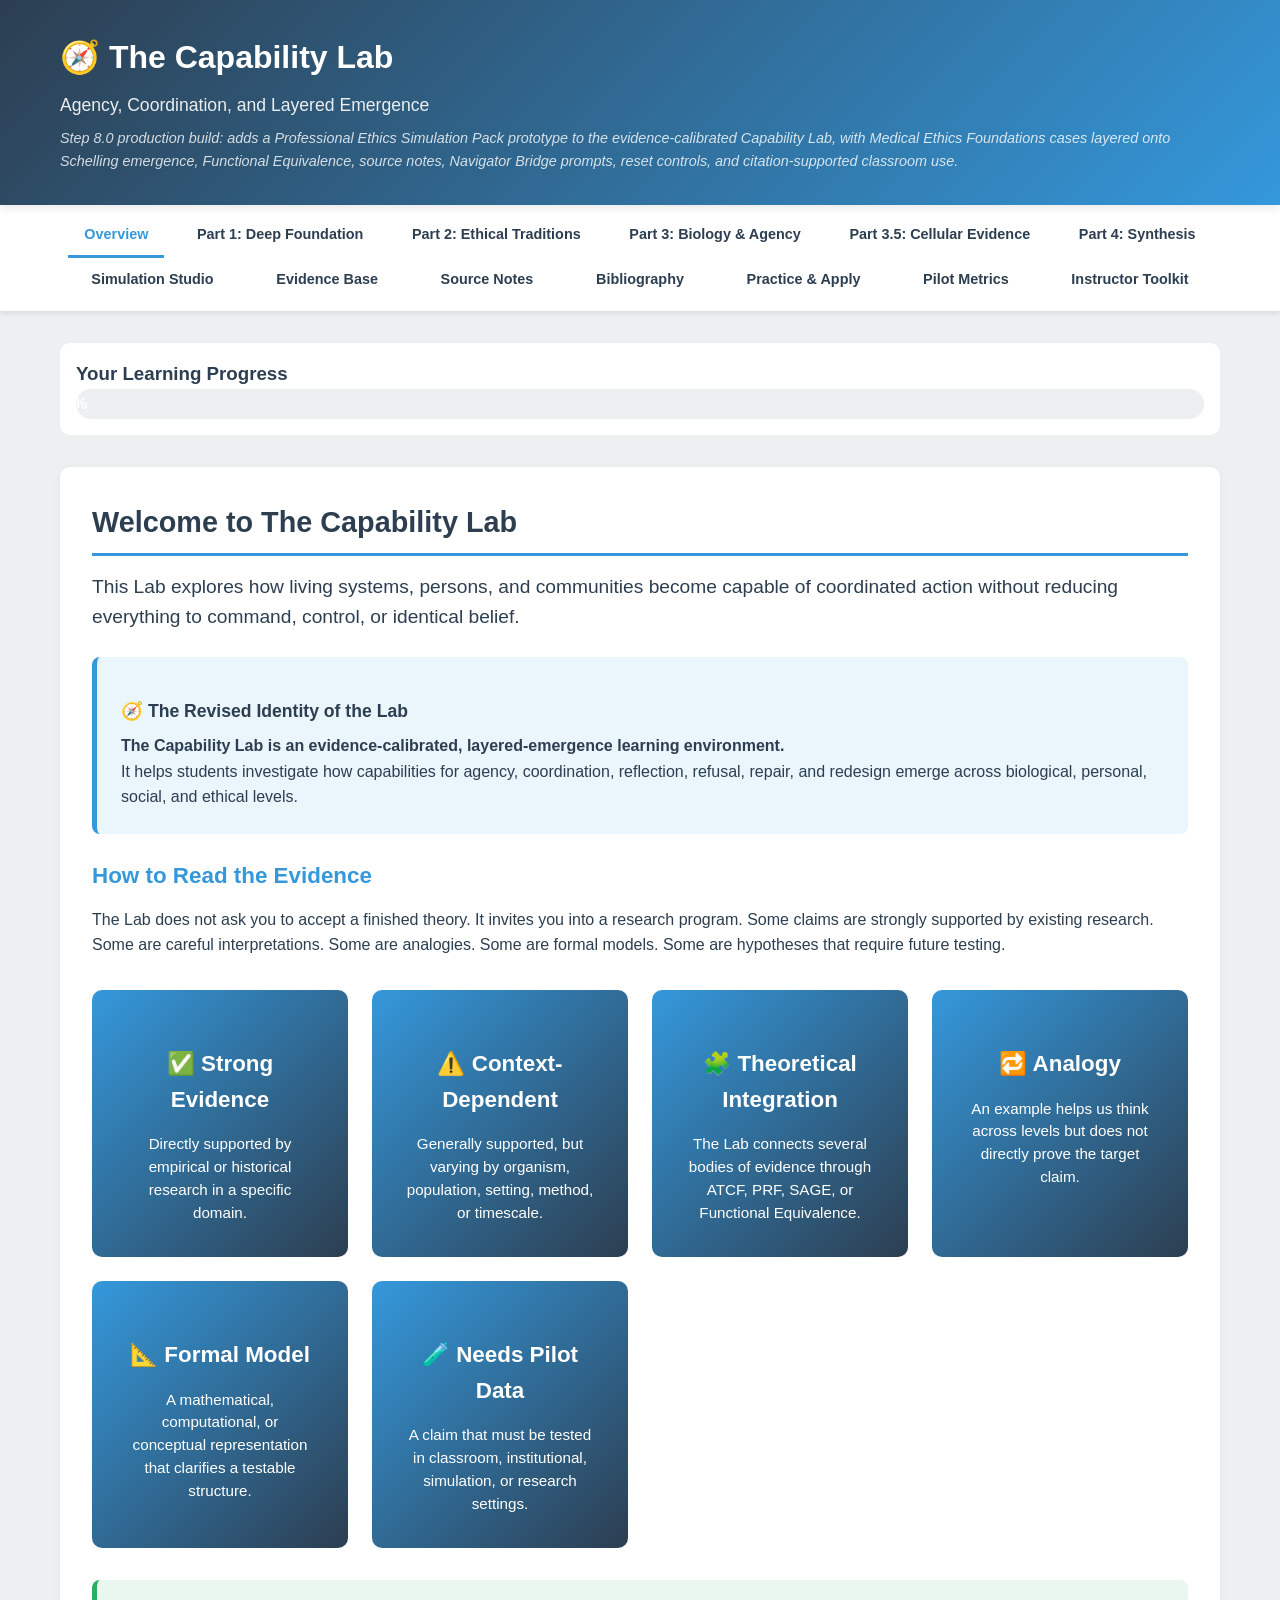
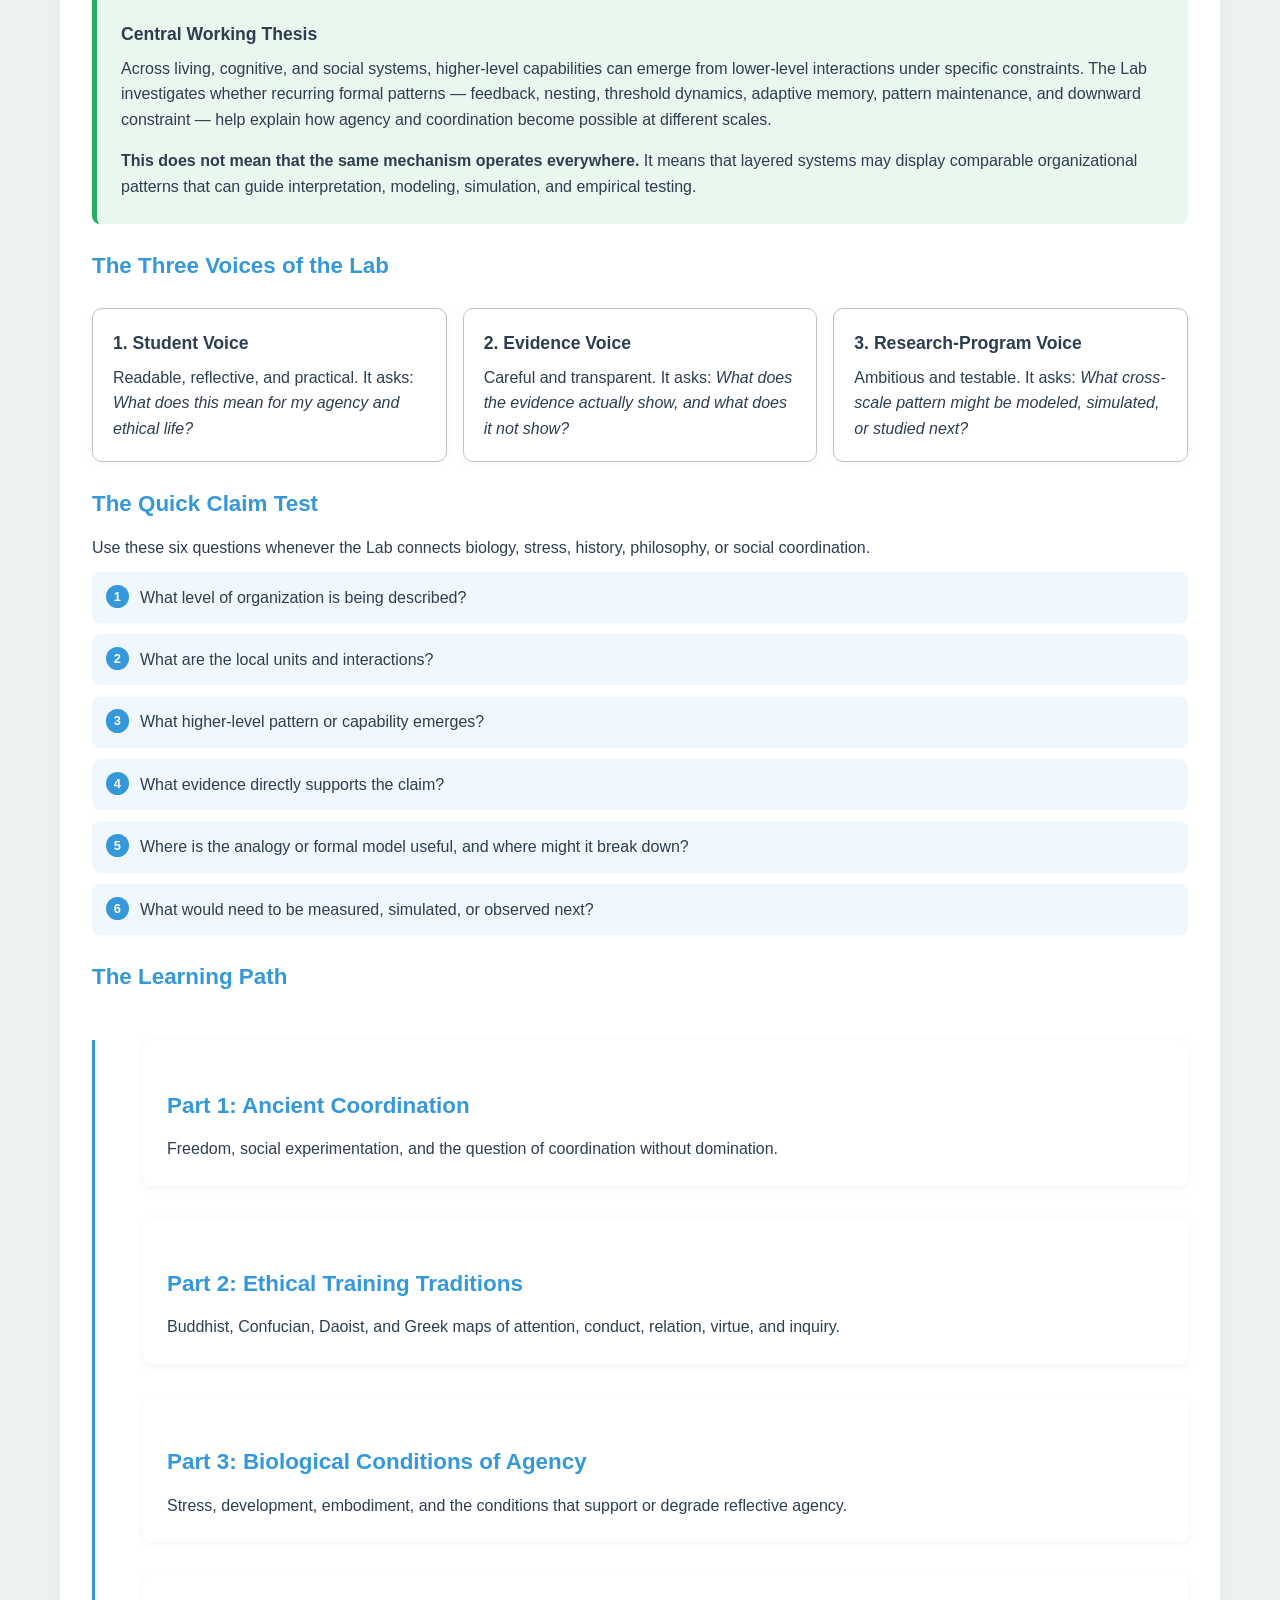
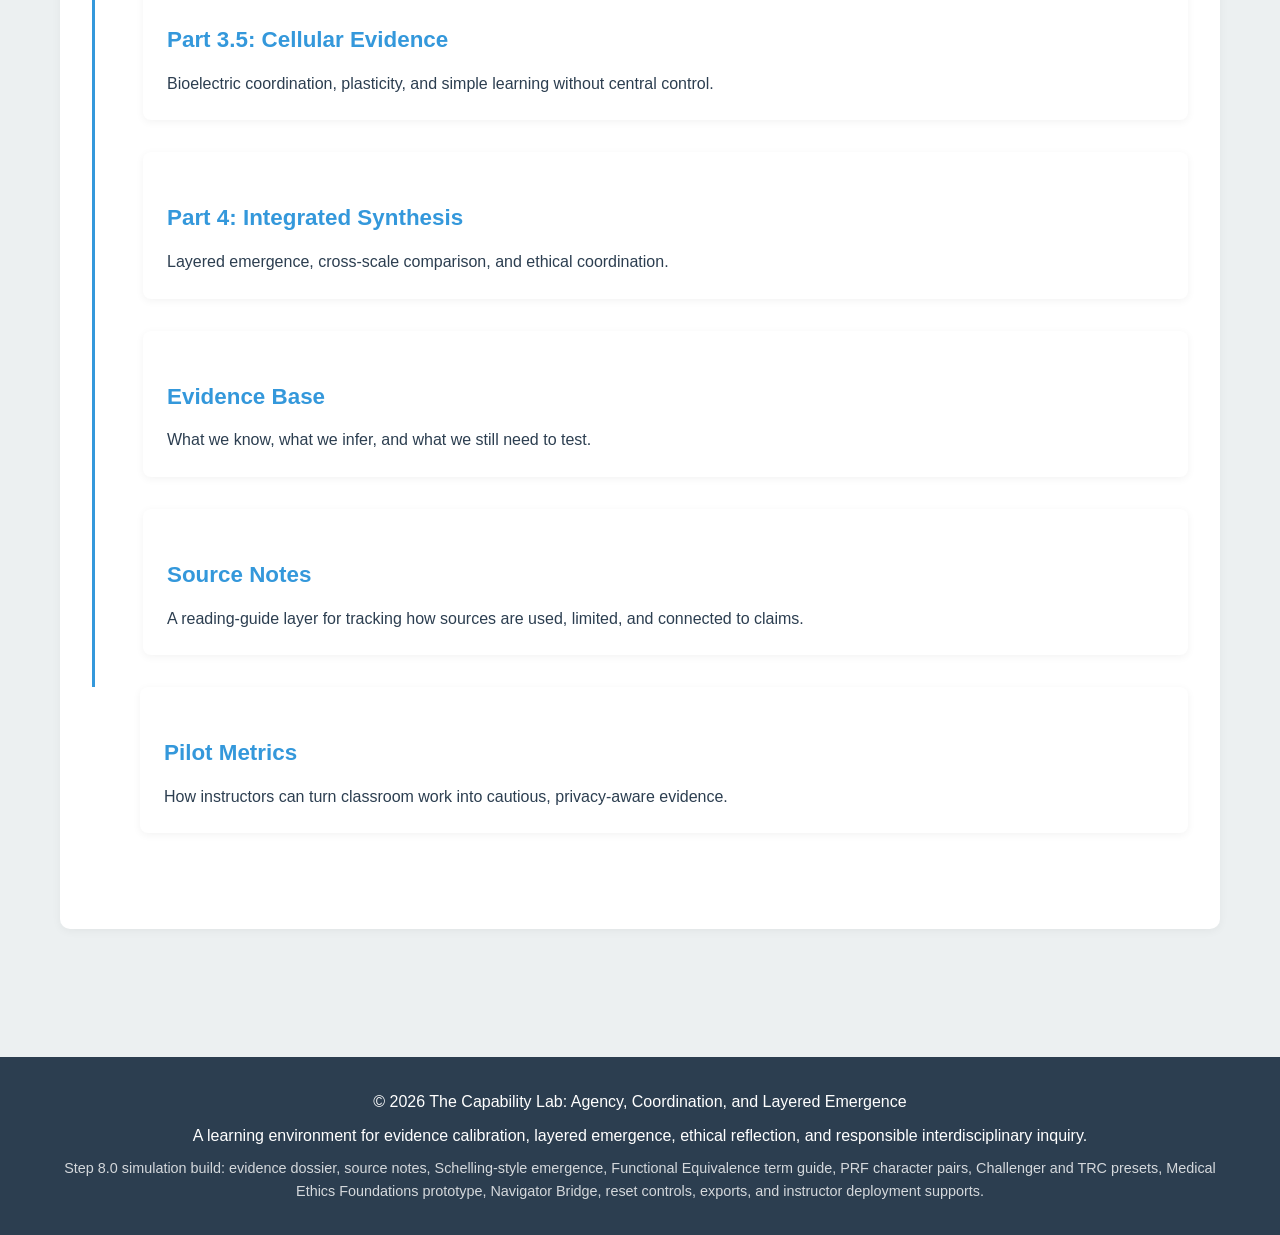
<file: index.html>
<!DOCTYPE html>
<html lang="en">
<head>
    <meta charset="UTF-8">
    <meta name="viewport" content="width=device-width, initial-scale=1.0">
    <title>The Capability Lab: Agency, Coordination, and Layered Emergence — Production Build</title>
    <style>
        * {
            margin: 0;
            padding: 0;
            box-sizing: border-box;
        }


        :root {
            --primary-color: #2c3e50;
            --secondary-color: #3498db;
            --accent-color: #e74c3c;
            --success-color: #27ae60;
            --warning-color: #f39c12;
            --bg-color: #ecf0f1;
            --text-color: #2c3e50;
            --card-bg: #ffffff;
            --border-color: #bdc3c7;
        }
    
        body {
            font-family: 'Segoe UI', Tahoma, Geneva, Verdana, sans-serif;
            line-height: 1.6;
            color: var(--text-color);
            background: var(--bg-color);
            overflow-x: hidden;
        }
    
        .container {
            max-width: 1200px;
            margin: 0 auto;
            padding: 0 20px;
        }
    
        /* Header */
        header {
            background: linear-gradient(135deg, var(--primary-color) 0%, var(--secondary-color) 100%);
            color: white;
            padding: 2rem 0;
            box-shadow: 0 2px 10px rgba(0,0,0,0.1);
            position: sticky;
            top: 0;
            z-index: 1000;
        }
    
        header h1 {
            font-size: 2rem;
            margin-bottom: 0.5rem;
        }
    
        header p {
            font-size: 1.1rem;
            opacity: 0.9;
        }
    
        .subtitle {
            font-size: 0.9rem;
            margin-top: 0.5rem;
            opacity: 0.8;
            font-style: italic;
        }
    
        /* Navigation */
        nav {
            background: var(--card-bg);
            box-shadow: 0 2px 5px rgba(0,0,0,0.1);
            position: sticky;
            top: 120px;
            z-index: 999;
        }
    
        .nav-container {
            display: flex;
            justify-content: space-around;
            flex-wrap: wrap;
            padding: 0.5rem 0;
        }
    
        .nav-btn {
            background: none;
            border: none;
            padding: 0.8rem 1rem;
            cursor: pointer;
            font-size: 0.9rem;
            font-weight: 600;
            color: var(--text-color);
            transition: all 0.3s;
            border-bottom: 3px solid transparent;
        }
    
        .nav-btn:hover {
            color: var(--secondary-color);
            border-bottom-color: var(--secondary-color);
        }
    
        .nav-btn.active {
            color: var(--secondary-color);
            border-bottom-color: var(--secondary-color);
        }
    
        /* Main Content */
        main {
            padding: 2rem 0;
            min-height: calc(100vh - 300px);
        }
    
        .section {
            display: none;
            animation: fadeIn 0.5s;
        }
    
        .section.active {
            display: block;
        }
    
        @keyframes fadeIn {
            from { opacity: 0; transform: translateY(20px); }
            to { opacity: 1; transform: translateY(0); }
        }
    
        /* Cards */
        .card {
            background: var(--card-bg);
            border-radius: 10px;
            padding: 2rem;
            margin-bottom: 2rem;
            box-shadow: 0 2px 10px rgba(0,0,0,0.05);
            transition: transform 0.3s, box-shadow 0.3s;
        }
    
        .card:hover {
            transform: translateY(-5px);
            box-shadow: 0 5px 20px rgba(0,0,0,0.1);
        }
    
        .card h2 {
            color: var(--primary-color);
            margin-bottom: 1rem;
            font-size: 1.8rem;
            border-bottom: 3px solid var(--secondary-color);
            padding-bottom: 0.5rem;
        }
    
        .card h3 {
            color: var(--secondary-color);
            margin-top: 1.5rem;
            margin-bottom: 0.8rem;
            font-size: 1.4rem;
        }
    
        .card h4 {
            color: var(--text-color);
            margin-top: 1rem;
            margin-bottom: 0.5rem;
            font-size: 1.1rem;
        }
    
        /* Timeline */
        .timeline {
            position: relative;
            padding: 2rem 0;
        }
    
        .timeline-item {
            position: relative;
            padding-left: 3rem;
            padding-bottom: 2rem;
            border-left: 3px solid var(--secondary-color);
        }
    
        .timeline-item:last-child {
            border-left: none;
        }
    
        .timeline-marker {
            position: absolute;
            left: -12px;
            top: 0;
            width: 20px;
            height: 20px;
            border-radius: 50%;
            background: var(--secondary-color);
            border: 3px solid var(--card-bg);
        }
    
        .timeline-content {
            background: var(--card-bg);
            padding: 1.5rem;
            border-radius: 8px;
            box-shadow: 0 2px 8px rgba(0,0,0,0.05);
        }
    
        .timeline-date {
            font-weight: bold;
            color: var(--accent-color);
            font-size: 1.1rem;
            margin-bottom: 0.5rem;
        }
    
        /* Framework Diagrams */
        .framework-grid {
            display: grid;
            grid-template-columns: repeat(auto-fit, minmax(250px, 1fr));
            gap: 1.5rem;
            margin: 2rem 0;
        }
    
        .framework-box {
            background: linear-gradient(135deg, var(--secondary-color), var(--primary-color));
            color: white;
            padding: 2rem;
            border-radius: 10px;
            text-align: center;
            transition: transform 0.3s;
            cursor: pointer;
        }
    
        .framework-box:hover {
            transform: scale(1.05);
        }
    
        .framework-box h3 {
            color: white;
            margin-bottom: 1rem;
        }
    
        .framework-box p, .framework-box ul {
            font-size: 0.95rem;
            line-height: 1.5;
        }
    
        .framework-box ul {
            text-align: left;
            padding-left: 1.5rem;
        }
    
        /* Interactive Elements */
        .interactive-quiz {
            background: var(--card-bg);
            padding: 2rem;
            border-radius: 10px;
            margin: 2rem 0;
        }
    
        .quiz-question {
            margin-bottom: 2rem;
        }
    
        .quiz-options {
            display: flex;
            flex-direction: column;
            gap: 1rem;
        }
    
        .quiz-option {
            padding: 1rem;
            border: 2px solid var(--border-color);
            border-radius: 8px;
            cursor: pointer;
            transition: all 0.3s;
        }
    
        .quiz-option:hover {
            border-color: var(--secondary-color);
            background: rgba(52, 152, 219, 0.1);
        }
    
        .quiz-option.correct {
            border-color: var(--success-color);
            background: rgba(39, 174, 96, 0.1);
        }
    
        .quiz-option.incorrect {
            border-color: var(--accent-color);
            background: rgba(231, 76, 60, 0.1);
        }
    
        /* Progress Tracker */
        .progress-container {
            background: var(--card-bg);
            padding: 1rem;
            border-radius: 10px;
            margin-bottom: 2rem;
        }
    
        .progress-bar {
            width: 100%;
            height: 30px;
            background: var(--bg-color);
            border-radius: 15px;
            overflow: hidden;
            position: relative;
        }
    
        .progress-fill {
            height: 100%;
            background: linear-gradient(90deg, var(--success-color), var(--secondary-color));
            transition: width 0.5s ease;
            display: flex;
            align-items: center;
            justify-content: center;
            color: white;
            font-weight: bold;
        }
    
        /* Tables */
        table {
            width: 100%;
            border-collapse: collapse;
            margin: 1.5rem 0;
            background: var(--card-bg);
        }
    
        th, td {
            padding: 1rem;
            text-align: left;
            border-bottom: 1px solid var(--border-color);
        }
    
        th {
            background: var(--primary-color);
            color: white;
            font-weight: 600;
        }
    
        tr:hover {
            background: rgba(52, 152, 219, 0.05);
        }
    
        /* Buttons */
        .btn {
            display: inline-block;
            padding: 0.8rem 2rem;
            background: var(--secondary-color);
            color: white;
            border: none;
            border-radius: 5px;
            cursor: pointer;
            font-size: 1rem;
            font-weight: 600;
            transition: all 0.3s;
            text-decoration: none;
            margin: 0.5rem;
        }
    
        .btn:hover {
            background: var(--primary-color);
            transform: translateY(-2px);
            box-shadow: 0 5px 15px rgba(0,0,0,0.2);
        }
    
        .btn-secondary {
            background: var(--success-color);
        }
    
        .btn-secondary:hover {
            background: #229954;
        }
    
        /* Accordion */
        .accordion-item {
            margin-bottom: 1rem;
            border: 1px solid var(--border-color);
            border-radius: 8px;
            overflow: hidden;
        }
    
        .accordion-header {
            padding: 1.5rem;
            background: var(--card-bg);
            cursor: pointer;
            font-weight: 600;
            display: flex;
            justify-content: space-between;
            align-items: center;
            transition: background 0.3s;
        }
    
        .accordion-header:hover {
            background: rgba(52, 152, 219, 0.05);
        }
    
        .accordion-content {
            max-height: 0;
            overflow: hidden;
            transition: max-height 0.3s ease;
            padding: 0 1.5rem;
            background: white;
        }
    
        .accordion-content.active {
            max-height: 3000px;
            padding: 1.5rem;
        }
    
        /* Code Blocks */
        .code-block {
            background: #2c3e50;
            color: #ecf0f1;
            padding: 1.5rem;
            border-radius: 8px;
            overflow-x: auto;
            margin: 1rem 0;
            font-family: 'Courier New', monospace;
            font-size: 0.9rem;
            line-height: 1.5;
        }
    
        /* Highlight Boxes */
        .highlight-box {
            padding: 1.5rem;
            margin: 1.5rem 0;
            border-radius: 8px;
            border-left: 5px solid;
        }
    
        .highlight-box.info {
            background: rgba(52, 152, 219, 0.1);
            border-color: var(--secondary-color);
        }
    
        .highlight-box.success {
            background: rgba(39, 174, 96, 0.1);
            border-color: var(--success-color);
        }
    
        .highlight-box.warning {
            background: rgba(243, 156, 18, 0.1);
            border-color: var(--warning-color);
        }
    
        .highlight-box.danger {
            background: rgba(231, 76, 60, 0.1);
            border-color: var(--accent-color);
        }
    
        /* Visual Diagram */
        .visual-diagram {
            background: white;
            padding: 2rem;
            border-radius: 10px;
            margin: 2rem 0;
            text-align: center;
        }
    
        .diagram-row {
            display: flex;
            justify-content: space-around;
            align-items: center;
            margin: 2rem 0;
            flex-wrap: wrap;
        }
    
        .diagram-box {
            padding: 1.5rem;
            border: 3px solid var(--secondary-color);
            border-radius: 10px;
            min-width: 150px;
            margin: 0.5rem;
            background: rgba(52, 152, 219, 0.05);
        }
    
        .diagram-arrow {
            font-size: 2rem;
            color: var(--secondary-color);
            margin: 0 1rem;
        }
    
        /* Stats */
        .stats-grid {
            display: grid;
            grid-template-columns: repeat(auto-fit, minmax(200px, 1fr));
            gap: 1.5rem;
            margin: 2rem 0;
        }
    
        .stat-card {
            background: linear-gradient(135deg, var(--success-color), var(--secondary-color));
            color: white;
            padding: 2rem;
            border-radius: 10px;
            text-align: center;
        }
    
        .stat-number {
            font-size: 3rem;
            font-weight: bold;
            margin-bottom: 0.5rem;
        }
    
        .stat-label {
            font-size: 1rem;
            opacity: 0.9;
        }
    
        /* Experiment Visualizations */
        .experiment-box {
            background: linear-gradient(135deg, #8e44ad, #3498db);
            color: white;
            padding: 2rem;
            border-radius: 10px;
            margin: 2rem 0;
        }
    
        .experiment-box h4 {
            color: white;
            margin-bottom: 1rem;
        }
    
        .experiment-steps {
            display: grid;
            grid-template-columns: repeat(auto-fit, minmax(200px, 1fr));
            gap: 1rem;
            margin: 1.5rem 0;
        }
    
        .experiment-step {
            background: rgba(255, 255, 255, 0.15);
            padding: 1.5rem;
            border-radius: 8px;
            border-left: 4px solid white;
        }
    
        .experiment-step strong {
            display: block;
            margin-bottom: 0.5rem;
            font-size: 1.1rem;
        }
    
        /* Scale Ladder */
        .scale-ladder {
            display: flex;
            flex-direction: column;
            gap: 1rem;
            margin: 2rem 0;
        }
    
        .scale-level {
            display: flex;
            align-items: center;
            padding: 1.5rem;
            background: linear-gradient(90deg, var(--secondary-color), var(--primary-color));
            color: white;
            border-radius: 8px;
            transition: all 0.3s;
        }
    
        .scale-level:hover {
            transform: translateX(10px);
            box-shadow: 0 5px 15px rgba(0,0,0,0.2);
        }
    
        .scale-icon {
            font-size: 2rem;
            margin-right: 1.5rem;
            min-width: 50px;
            text-align: center;
        }
    
        .scale-content {
            flex: 1;
        }
    
        .scale-content h4 {
            color: white;
            margin-bottom: 0.5rem;
        }
    
        /* Evidence Grid */
        .evidence-grid {
            display: grid;
            grid-template-columns: repeat(auto-fit, minmax(300px, 1fr));
            gap: 2rem;
            margin: 2rem 0;
        }
    
        .evidence-card {
            background: white;
            border-radius: 10px;
            padding: 2rem;
            box-shadow: 0 4px 15px rgba(0,0,0,0.1);
            border-top: 5px solid var(--secondary-color);
        }
    
        .evidence-card h4 {
            color: var(--secondary-color);
            margin-bottom: 1rem;
            font-size: 1.3rem;
        }
    
        .evidence-metric {
            font-size: 2.5rem;
            font-weight: bold;
            color: var(--success-color);
            margin: 1rem 0;
        }
    
        /* Footer */
        footer {
            background: var(--primary-color);
            color: white;
            text-align: center;
            padding: 2rem 0;
            margin-top: 4rem;
        }
    
        /* Responsive */
        @media (max-width: 768px) {
            header h1 {
                font-size: 1.5rem;
            }
    
            .nav-container {
                flex-direction: column;
            }
    
            .nav-btn {
                text-align: center;
                padding: 0.6rem 0.8rem;
                font-size: 0.85rem;
            }
    
            .framework-grid {
                grid-template-columns: 1fr;
            }
    
            nav {
                top: 100px;
            }
    
            .diagram-row {
                flex-direction: column;
            }
    
            .scale-level {
                flex-direction: column;
                text-align: center;
            }
    
            .scale-icon {
                margin-bottom: 1rem;
            }
        }
    
        /* Loading Animation */
        .loading {
            display: inline-block;
            width: 20px;
            height: 20px;
            border: 3px solid rgba(255,255,255,.3);
            border-radius: 50%;
            border-top-color: white;
            animation: spin 1s ease-in-out infinite;
        }
    
        @keyframes spin {
            to { transform: rotate(360deg); }
        }
    
        /* Comparison Table */
        .comparison-table {
            display: grid;
            grid-template-columns: 1fr 1fr;
            gap: 2rem;
            margin: 2rem 0;
        }
    
        .comparison-column {
            padding: 1.5rem;
            border-radius: 10px;
        }
    
        .comparison-column.old {
            border: 3px solid var(--accent-color);
            background: rgba(231, 76, 60, 0.05);
        }
    
        .comparison-column.new {
            border: 3px solid var(--success-color);
            background: rgba(39, 174, 96, 0.05);
        }
    
        .comparison-column h4 {
            text-align: center;
            margin-bottom: 1rem;
        }
    
        /* Case Study Timeline */
        .case-timeline {
            position: relative;
            margin: 2rem 0;
            padding-left: 3rem;
        }
    
        .case-timeline::before {
            content: '';
            position: absolute;
            left: 0;
            top: 0;
            bottom: 0;
            width: 3px;
            background: linear-gradient(to bottom, var(--accent-color), var(--success-color));
        }
    
        .case-point {
            position: relative;
            margin-bottom: 2rem;
            padding: 1.5rem;
            background: white;
            border-radius: 8px;
            border-left: 5px solid;
        }
    
        .case-point.baseline { border-left-color: var(--accent-color); }
        .case-point.week4 { border-left-color: var(--warning-color); }
        .case-point.week8 { border-left-color: var(--secondary-color); }
        .case-point.week12 { border-left-color: var(--success-color); }
    
        .case-point::before {
            content: '';
            position: absolute;
            left: -3.6rem;
            top: 50%;
            transform: translateY(-50%);
            width: 15px;
            height: 15px;
            border-radius: 50%;
            background: inherit;
            border: 3px solid var(--card-bg);
        }


        /* Evidence-calibration badges */
        .evidence-badges {
            display: flex;
            flex-wrap: wrap;
            gap: 0.5rem;
            margin: 0.75rem 0 1rem;
        }

        .evidence-badge {
            display: inline-block;
            padding: 0.25rem 0.65rem;
            border-radius: 999px;
            font-size: 0.78rem;
            font-weight: 700;
            letter-spacing: 0.02em;
            border: 1px solid rgba(0,0,0,0.08);
        }

        .badge-strong { background: #e8f8f1; color: #196f3d; }
        .badge-context { background: #fff4df; color: #8a5a00; }
        .badge-theory { background: #eaf2ff; color: #1f4f8f; }
        .badge-analogy { background: #f2eafa; color: #6c3483; }
        .badge-formal { background: #edf7f6; color: #117864; }
        .badge-pilot { background: #fdecea; color: #922b21; }

        .claim-table td, .claim-table th { vertical-align: top; }
        .small-note { font-size: 0.92rem; opacity: 0.9; }


        /* Step 2 polish additions */
        .voice-grid, .tool-grid {
            display: grid;
            grid-template-columns: repeat(auto-fit, minmax(230px, 1fr));
            gap: 1rem;
            margin: 1.5rem 0;
        }

        .voice-card, .method-card {
            background: #ffffff;
            border: 1px solid var(--border-color);
            border-radius: 10px;
            padding: 1.25rem;
            box-shadow: 0 2px 8px rgba(0,0,0,0.04);
        }

        .voice-card h4, .method-card h4 {
            color: var(--primary-color);
            margin-top: 0;
        }

        .quick-test {
            counter-reset: claimtest;
            margin-left: 0;
            padding-left: 0;
            list-style: none;
        }

        .quick-test li {
            counter-increment: claimtest;
            margin: 0.7rem 0;
            padding: 0.8rem 1rem 0.8rem 3rem;
            background: rgba(52, 152, 219, 0.07);
            border-radius: 8px;
            position: relative;
        }

        .quick-test li::before {
            content: counter(claimtest);
            position: absolute;
            left: 0.85rem;
            top: 0.8rem;
            width: 1.45rem;
            height: 1.45rem;
            border-radius: 50%;
            background: var(--secondary-color);
            color: white;
            font-weight: 700;
            text-align: center;
            line-height: 1.45rem;
            font-size: 0.8rem;
        }

        .note-box {
            margin-top: 1rem;
            padding: 1rem;
            border: 1px dashed var(--border-color);
            border-radius: 8px;
            background: rgba(236, 240, 241, 0.5);
        }

        .note-box label {
            display: block;
            font-weight: 700;
            margin-bottom: 0.45rem;
        }

        .student-note {
            width: 100%;
            min-height: 110px;
            border: 1px solid var(--border-color);
            border-radius: 8px;
            padding: 0.85rem;
            font-family: inherit;
            font-size: 0.98rem;
            resize: vertical;
            background: white;
        }

        .note-status {
            display: block;
            margin-top: 0.35rem;
            font-size: 0.85rem;
            opacity: 0.75;
        }

        .research-template {
            border-left: 5px solid var(--success-color);
            background: rgba(39, 174, 96, 0.08);
            padding: 1.25rem;
            border-radius: 8px;
            margin: 1.25rem 0;
        }



        .worksheet-grid {
            display: grid;
            grid-template-columns: repeat(auto-fit, minmax(260px, 1fr));
            gap: 1rem;
            margin: 1.25rem 0;
        }

        .worksheet-field {
            background: rgba(44, 62, 80, 0.045);
            border: 1px solid rgba(44, 62, 80, 0.12);
            border-radius: 12px;
            padding: 1rem;
        }

        .worksheet-field label {
            display: block;
            font-weight: 700;
            margin-bottom: 0.45rem;
            color: var(--primary-color);
        }

        .worksheet-field textarea,
        .worksheet-field select,
        .worksheet-field input[type="text"] {
            width: 100%;
            border: 1px solid var(--border-color);
            border-radius: 8px;
            padding: 0.75rem;
            font-family: inherit;
            font-size: 0.95rem;
            background: #ffffff;
        }

        .worksheet-field textarea {
            min-height: 95px;
            resize: vertical;
        }

        .mini-action-row {
            display: flex;
            flex-wrap: wrap;
            gap: 0.75rem;
            align-items: center;
            margin: 1rem 0;
        }

        .copy-status {
            font-size: 0.9rem;
            opacity: 0.8;
        }

        .teacher-note {
            border-left: 5px solid var(--secondary-color);
            background: rgba(52, 152, 219, 0.08);
            border-radius: 8px;
            padding: 1rem;
            margin: 1rem 0;
        }

        .portfolio-callout {
            border: 2px dashed rgba(39, 174, 96, 0.45);
            background: rgba(39, 174, 96, 0.06);
            padding: 1rem;
            border-radius: 12px;
            margin: 1.5rem 0;
        }



        /* Step 4 instructor, templates, and deployment tools */
        .template-library {
            display: grid;
            grid-template-columns: repeat(auto-fit, minmax(240px, 1fr));
            gap: 1rem;
            margin: 1.25rem 0;
        }

        .template-card {
            border: 1px solid rgba(44, 62, 80, 0.15);
            border-radius: 12px;
            background: rgba(255, 255, 255, 0.85);
            padding: 1rem;
            box-shadow: 0 2px 8px rgba(0,0,0,0.04);
        }

        .template-card h4 {
            color: var(--primary-color);
            margin-top: 0;
        }



        .selected-case-panel {
            display: none;
            border: 2px solid rgba(52, 152, 219, 0.35);
            background: rgba(52, 152, 219, 0.07);
            border-radius: 14px;
            padding: 1.15rem;
            margin: 1.25rem 0;
        }

        .selected-case-panel.active {
            display: block;
        }

        .selected-case-panel h4 {
            margin-top: 0;
            color: var(--primary-color);
        }

        .selected-case-panel .case-kicker {
            font-weight: 700;
            color: var(--secondary-color);
            text-transform: uppercase;
            letter-spacing: 0.04em;
            font-size: 0.82rem;
            margin-bottom: 0.35rem;
        }

        .selected-case-panel ul {
            margin-left: 1.35rem;
        }

        .rubric-table {
            width: 100%;
            border-collapse: collapse;
            margin: 1rem 0 1.5rem 0;
            font-size: 0.95rem;
        }

        .rubric-table th,
        .rubric-table td {
            border: 1px solid var(--border-color);
            padding: 0.75rem;
            vertical-align: top;
        }

        .rubric-table th {
            background: var(--primary-color);
            color: white;
        }

        .deployment-grid {
            display: grid;
            grid-template-columns: repeat(auto-fit, minmax(260px, 1fr));
            gap: 1rem;
            margin: 1.5rem 0;
        }

        .deployment-card {
            border-left: 5px solid var(--success-color);
            background: rgba(39, 174, 96, 0.07);
            border-radius: 10px;
            padding: 1rem;
        }

        .mode-pill {
            display: inline-block;
            padding: 0.25rem 0.65rem;
            margin: 0.2rem 0.25rem 0.2rem 0;
            border-radius: 999px;
            background: rgba(52, 152, 219, 0.12);
            border: 1px solid rgba(52, 152, 219, 0.35);
            font-size: 0.85rem;
            font-weight: 700;
        }



        /* Step 5 pilot metrics and assessment tools */
        .pilot-panel {
            border: 2px solid rgba(142, 68, 173, 0.22);
            background: rgba(142, 68, 173, 0.055);
            border-radius: 12px;
            padding: 1rem;
            margin: 1.25rem 0;
        }

        .pilot-score-table {
            width: 100%;
            border-collapse: collapse;
            margin: 1rem 0;
            background: white;
            border-radius: 10px;
            overflow: hidden;
            box-shadow: 0 2px 8px rgba(0,0,0,0.06);
        }

        .pilot-score-table th,
        .pilot-score-table td {
            border: 1px solid #e7e7e7;
            padding: 0.75rem;
            vertical-align: top;
        }

        .pilot-score-table th {
            background: var(--primary-color);
            color: white;
        }

        .pilot-score-table select {
            width: 100%;
            padding: 0.45rem;
            border-radius: 6px;
            border: 1px solid #ccc;
            background: white;
        }

        .score-result {
            display: grid;
            grid-template-columns: repeat(auto-fit, minmax(180px, 1fr));
            gap: 1rem;
            margin: 1rem 0;
        }

        .score-card {
            background: white;
            border-radius: 12px;
            padding: 1rem;
            border-left: 5px solid var(--secondary-color);
            box-shadow: 0 2px 10px rgba(0,0,0,0.08);
        }

        .score-card .score-number {
            font-size: 2rem;
            font-weight: 800;
            color: var(--secondary-color);
        }

        .pilot-guardrail {
            background: rgba(231, 76, 60, 0.08);
            border-left: 5px solid var(--accent-color);
            border-radius: 10px;
            padding: 1rem;
            margin: 1rem 0;
        }



        /* Step 6 source notes and evidence dossier */
        .source-dossier-grid {
            display: grid;
            grid-template-columns: repeat(auto-fit, minmax(280px, 1fr));
            gap: 1rem;
            margin: 1.25rem 0;
        }

        .source-dossier-card {
            border: 1px solid rgba(44, 62, 80, 0.16);
            border-radius: 14px;
            background: rgba(255, 255, 255, 0.92);
            padding: 1rem;
            box-shadow: 0 2px 10px rgba(0,0,0,0.05);
        }

        .source-dossier-card h4 {
            color: var(--primary-color);
            margin-top: 0;
        }

        .source-kicker {
            display: inline-block;
            font-size: 0.78rem;
            font-weight: 800;
            letter-spacing: 0.04em;
            text-transform: uppercase;
            color: var(--secondary-color);
            margin-bottom: 0.35rem;
        }

        .source-note-panel {
            display: none;
            border: 2px solid rgba(39, 174, 96, 0.35);
            background: rgba(39, 174, 96, 0.07);
            border-radius: 14px;
            padding: 1.15rem;
            margin: 1.25rem 0;
        }

        .source-note-panel.active {
            display: block;
        }

        .source-note-panel h4 {
            margin-top: 0;
            color: var(--primary-color);
        }

        .source-note-panel ul {
            margin-left: 1.35rem;
        }



        /* Production Pass: citation panel, mobile polish, and Canvas safety */
        .bibliography-panel {
            border: 1px solid rgba(44, 62, 80, 0.16);
            border-radius: 14px;
            background: #ffffff;
            padding: 1rem;
            margin: 1.25rem 0;
            box-shadow: 0 2px 10px rgba(0,0,0,0.04);
        }

        .bibliography-panel h4 {
            margin-top: 0;
            color: var(--primary-color);
        }

        .bibliography-list {
            margin-left: 1.5rem;
        }

        .bibliography-list li {
            margin: 0.75rem 0;
        }

        .source-use-tag {
            display: inline-block;
            margin: 0.15rem 0.25rem 0.15rem 0;
            padding: 0.18rem 0.5rem;
            border-radius: 999px;
            background: rgba(52, 152, 219, 0.1);
            border: 1px solid rgba(52, 152, 219, 0.25);
            font-size: 0.78rem;
            font-weight: 700;
        }

        .citation-note {
            font-size: 0.95rem;
            opacity: 0.92;
            margin-top: 0.5rem;
        }

        .canvas-safe-note {
            border-left: 5px solid var(--secondary-color);
            background: rgba(52, 152, 219, 0.08);
            border-radius: 10px;
            padding: 1rem;
            margin: 1rem 0;
        }

        a {
            overflow-wrap: anywhere;
        }

        .table-scroll {
            overflow-x: auto;
            -webkit-overflow-scrolling: touch;
        }

        @media (max-width: 900px) {
            header {
                position: static;
                padding: 1.25rem 0;
            }

            nav {
                position: sticky;
                top: 0;
            }

            .nav-container {
                flex-direction: row;
                flex-wrap: nowrap;
                overflow-x: auto;
                justify-content: flex-start;
                gap: 0.25rem;
                padding-bottom: 0.25rem;
                -webkit-overflow-scrolling: touch;
            }

            .nav-btn {
                flex: 0 0 auto;
                white-space: nowrap;
                padding: 0.65rem 0.85rem;
            }

            .card {
                padding: 1.25rem;
                margin-bottom: 1.25rem;
            }

            .card:hover,
            .framework-box:hover,
            .scale-level:hover,
            .btn:hover {
                transform: none;
            }

            table, .rubric-table, .pilot-score-table, .claim-table {
                display: block;
                overflow-x: auto;
                white-space: normal;
            }
        }

        @media (max-width: 520px) {
            .container {
                padding: 0 12px;
            }

            header h1 {
                font-size: 1.35rem;
            }

            header p {
                font-size: 0.95rem;
            }

            .card h2 {
                font-size: 1.35rem;
            }

            .card h3 {
                font-size: 1.15rem;
            }

            .btn {
                display: block;
                width: 100%;
                margin: 0.5rem 0;
                text-align: center;
            }

            .mini-action-row {
                display: block;
            }

            .worksheet-grid,
            .template-library,
            .source-dossier-grid,
            .voice-grid,
            .tool-grid,
            .deployment-grid,
            .stats-grid,
            .evidence-grid,
            .score-result {
                grid-template-columns: 1fr;
            }

            .timeline-item {
                padding-left: 1.5rem;
            }

            .case-timeline {
                padding-left: 1.5rem;
            }

            .case-point::before {
                display: none;
            }
        }

        @media print {
            nav, .progress-container, .btn, footer { display: none !important; }
            .section { display: block !important; }
            .card { box-shadow: none; page-break-inside: avoid; }
            body { background: white; }
        }


        /* Step 7.1 Simulation Studio: Schelling-style emergence */
        .sim-panel {
            background: #f8fafc;
            border: 1px solid #dbeafe;
            border-radius: 14px;
            padding: 1.2rem;
            margin: 1.5rem 0;
        }

        .sim-controls {
            display: grid;
            grid-template-columns: repeat(auto-fit, minmax(210px, 1fr));
            gap: 1rem;
            margin: 1rem 0;
        }

        .sim-control {
            background: white;
            border: 1px solid #e5e7eb;
            border-radius: 12px;
            padding: 0.9rem;
        }

        .sim-control label {
            display: block;
            font-weight: 700;
            margin-bottom: 0.35rem;
            color: #1f2937;
        }

        .sim-control input[type="range"] {
            width: 100%;
        }

        .sim-actions {
            display: flex;
            flex-wrap: wrap;
            gap: 0.7rem;
            margin: 1rem 0;
        }

        .schelling-grid {
            display: grid;
            width: min(92vw, 620px);
            margin: 1rem auto;
            border: 2px solid #1f2937;
            background: #f3f4f6;
            box-shadow: 0 8px 24px rgba(31, 41, 55, 0.18);
        }

        .sim-cell {
            aspect-ratio: 1 / 1;
            border: 1px solid rgba(255, 255, 255, 0.55);
            min-width: 8px;
        }

        .sim-empty { background: #f9fafb; }
        .sim-a { background: #2563eb; }
        .sim-b { background: #dc2626; }
        .sim-unsatisfied { outline: 2px solid #111827; outline-offset: -2px; }

        .sim-legend {
            display: flex;
            flex-wrap: wrap;
            justify-content: center;
            gap: 1rem;
            font-size: 0.92rem;
            margin: 0.5rem 0 1rem;
        }

        .legend-swatch {
            display: inline-block;
            width: 1rem;
            height: 1rem;
            border-radius: 3px;
            vertical-align: -0.15rem;
            margin-right: 0.35rem;
            border: 1px solid #6b7280;
        }

        .sim-stats {
            display: grid;
            grid-template-columns: repeat(auto-fit, minmax(150px, 1fr));
            gap: 0.7rem;
            margin: 1rem 0;
        }

        .sim-stat {
            background: white;
            border-left: 4px solid #2563eb;
            border-radius: 10px;
            padding: 0.85rem;
        }

        .sim-stat strong {
            display: block;
            font-size: 1.15rem;
            color: #111827;
        }

        .sim-status-line {
            min-height: 1.4rem;
            font-weight: 700;
            color: #374151;
            margin-top: 0.5rem;
        }



        /* Step 8.0 Functional Equivalence Coordination Game */
        .coord-outcome-panel {
            background: white;
            border: 1px solid #d1d5db;
            border-radius: 14px;
            padding: 1rem;
            margin: 1rem 0;
        }

        .coord-bars {
            display: grid;
            gap: 0.8rem;
            margin-top: 1rem;
        }

        .coord-bar-row label {
            display: flex;
            justify-content: space-between;
            font-weight: 700;
            color: #1f2937;
            margin-bottom: 0.25rem;
        }

        .coord-bar-track {
            width: 100%;
            height: 16px;
            background: #e5e7eb;
            border-radius: 999px;
            overflow: hidden;
            border: 1px solid #d1d5db;
        }

        .coord-bar-fill {
            height: 100%;
            width: 0%;
            background: linear-gradient(90deg, #2563eb, #10b981);
            transition: width 0.25s ease;
        }

        .coord-bar-risk {
            background: linear-gradient(90deg, #f59e0b, #dc2626);
        }

        .coord-outcome-label {
            font-size: 1.35rem;
            font-weight: 800;
            color: #111827;
            margin: 0.4rem 0 0.2rem;
        }

        .coord-round-log {
            background: #111827;
            color: #f9fafb;
            padding: 0.8rem;
            border-radius: 10px;
            min-height: 4rem;
            white-space: pre-wrap;
            font-family: ui-monospace, SFMono-Regular, Menlo, Monaco, Consolas, "Liberation Mono", monospace;
            font-size: 0.9rem;
            overflow-x: auto;
        }

        @media (max-width: 640px) {
            .schelling-grid {
                width: 94vw;
            }
            .sim-actions .btn, .sim-actions .btn-secondary {
                width: 100%;
                margin: 0;
            }
            .sim-control {
                padding: 0.75rem;
            }
        }

    </style>

</head>
<body>
    <header>
        <div class="container">
            <h1>🧭 The Capability Lab</h1>
            <p>Agency, Coordination, and Layered Emergence</p>
            <p class="subtitle">Step 8.0 production build: adds a Professional Ethics Simulation Pack prototype to the evidence-calibrated Capability Lab, with Medical Ethics Foundations cases layered onto Schelling emergence, Functional Equivalence, source notes, Navigator Bridge prompts, reset controls, and citation-supported classroom use.</p>
        </div>
    </header>

    <nav>
        <div class="container">
            <div class="nav-container">
                <button class="nav-btn active" onclick="showSection('overview')">Overview</button>
                <button class="nav-btn" onclick="showSection('part1')">Part 1: Deep Foundation</button>
                <button class="nav-btn" onclick="showSection('part2')">Part 2: Ethical Traditions</button>
                <button class="nav-btn" onclick="showSection('part3')">Part 3: Biology & Agency</button>
                <button class="nav-btn" onclick="showSection('part3-5')">Part 3.5: Cellular Evidence</button>
                <button class="nav-btn" onclick="showSection('part4')">Part 4: Synthesis</button>
                <button class="nav-btn" onclick="showSection('simulator')">Simulation Studio</button>
                <button class="nav-btn" onclick="showSection('evidence')">Evidence Base</button>
                <button class="nav-btn" onclick="showSection('sources')">Source Notes</button>
                <button class="nav-btn" onclick="showSection('bibliography')">Bibliography</button>
                <button class="nav-btn" onclick="showSection('practice')">Practice & Apply</button>
                <button class="nav-btn" onclick="showSection('pilot')">Pilot Metrics</button>
                <button class="nav-btn" onclick="showSection('instructor')">Instructor Toolkit</button>
            </div>
        </div>
    </nav>
    
    <main>
        <div class="container">
            <!-- Progress Tracker -->
            <div class="progress-container">
                <h3>Your Learning Progress</h3>
                <div class="progress-bar">
                    <div class="progress-fill" id="progressFill" style="width: 0%;">0%</div>
                </div>
            </div>
    
            <!-- Overview Section -->
            <section id="overview" class="section active">
                <div class="card">
                    <h2>Welcome to The Capability Lab</h2>
                    <p style="font-size: 1.2rem; margin-bottom: 1.5rem;">
                        This Lab explores how living systems, persons, and communities become capable of coordinated action
                        without reducing everything to command, control, or identical belief.
                    </p>
                    <div class="highlight-box info">
                        <h4>🧭 The Revised Identity of the Lab</h4>
                        <p><strong>The Capability Lab is an evidence-calibrated, layered-emergence learning environment.</strong></p>
                        <p>It helps students investigate how capabilities for agency, coordination, reflection, refusal, repair, and redesign emerge across biological, personal, social, and ethical levels.</p>
                    </div>

                    <h3>How to Read the Evidence</h3>
                    <p>The Lab does not ask you to accept a finished theory. It invites you into a research program. Some claims are strongly supported by existing research. Some are careful interpretations. Some are analogies. Some are formal models. Some are hypotheses that require future testing.</p>
                    <div class="framework-grid">
                        <div class="framework-box"><h3>✅ Strong Evidence</h3><p>Directly supported by empirical or historical research in a specific domain.</p></div>
                        <div class="framework-box"><h3>⚠️ Context-Dependent</h3><p>Generally supported, but varying by organism, population, setting, method, or timescale.</p></div>
                        <div class="framework-box"><h3>🧩 Theoretical Integration</h3><p>The Lab connects several bodies of evidence through ATCF, PRF, SAGE, or Functional Equivalence.</p></div>
                        <div class="framework-box"><h3>🔁 Analogy</h3><p>An example helps us think across levels but does not directly prove the target claim.</p></div>
                        <div class="framework-box"><h3>📐 Formal Model</h3><p>A mathematical, computational, or conceptual representation that clarifies a testable structure.</p></div>
                        <div class="framework-box"><h3>🧪 Needs Pilot Data</h3><p>A claim that must be tested in classroom, institutional, simulation, or research settings.</p></div>
                    </div>

                    <div class="highlight-box success">
                        <h4>Central Working Thesis</h4>
                        <p>Across living, cognitive, and social systems, higher-level capabilities can emerge from lower-level interactions under specific constraints. The Lab investigates whether recurring formal patterns — feedback, nesting, threshold dynamics, adaptive memory, pattern maintenance, and downward constraint — help explain how agency and coordination become possible at different scales.</p>
                        <p style="margin-top: 1rem;"><strong>This does not mean that the same mechanism operates everywhere.</strong> It means that layered systems may display comparable organizational patterns that can guide interpretation, modeling, simulation, and empirical testing.</p>
                    </div>

                    <h3>The Three Voices of the Lab</h3>
                    <div class="voice-grid">
                        <div class="voice-card"><h4>1. Student Voice</h4><p>Readable, reflective, and practical. It asks: <em>What does this mean for my agency and ethical life?</em></p></div>
                        <div class="voice-card"><h4>2. Evidence Voice</h4><p>Careful and transparent. It asks: <em>What does the evidence actually show, and what does it not show?</em></p></div>
                        <div class="voice-card"><h4>3. Research-Program Voice</h4><p>Ambitious and testable. It asks: <em>What cross-scale pattern might be modeled, simulated, or studied next?</em></p></div>
                    </div>

                    <h3>The Quick Claim Test</h3>
                    <p>Use these six questions whenever the Lab connects biology, stress, history, philosophy, or social coordination.</p>
                    <ol class="quick-test">
                        <li>What level of organization is being described?</li>
                        <li>What are the local units and interactions?</li>
                        <li>What higher-level pattern or capability emerges?</li>
                        <li>What evidence directly supports the claim?</li>
                        <li>Where is the analogy or formal model useful, and where might it break down?</li>
                        <li>What would need to be measured, simulated, or observed next?</li>
                    </ol>

                    <h3>The Learning Path</h3>
                    <div class="timeline">
                        <div class="timeline-item left"><div class="timeline-content"><h3>Part 1: Ancient Coordination</h3><p>Freedom, social experimentation, and the question of coordination without domination.</p></div></div>
                        <div class="timeline-item right"><div class="timeline-content"><h3>Part 2: Ethical Training Traditions</h3><p>Buddhist, Confucian, Daoist, and Greek maps of attention, conduct, relation, virtue, and inquiry.</p></div></div>
                        <div class="timeline-item left"><div class="timeline-content"><h3>Part 3: Biological Conditions of Agency</h3><p>Stress, development, embodiment, and the conditions that support or degrade reflective agency.</p></div></div>
                        <div class="timeline-item right"><div class="timeline-content"><h3>Part 3.5: Cellular Evidence</h3><p>Bioelectric coordination, plasticity, and simple learning without central control.</p></div></div>
                        <div class="timeline-item left"><div class="timeline-content"><h3>Part 4: Integrated Synthesis</h3><p>Layered emergence, cross-scale comparison, and ethical coordination.</p></div></div>
                        <div class="timeline-item right"><div class="timeline-content"><h3>Evidence Base</h3><p>What we know, what we infer, and what we still need to test.</p></div></div>
                        <div class="timeline-item left"><div class="timeline-content"><h3>Source Notes</h3><p>A reading-guide layer for tracking how sources are used, limited, and connected to claims.</p></div></div>
                        <div class="timeline-item right"><div class="timeline-content"><h3>Pilot Metrics</h3><p>How instructors can turn classroom work into cautious, privacy-aware evidence.</p></div></div>
                    </div>
                </div>
            </section>
    
            <!-- Revised content sections -->
            
            <!-- Part 1: Deep Foundation -->
            <section id="part1" class="section">
                <div class="card">
                    <h2>Part 1: The Deep Foundation — Ancient Coordination, Freedom, and Social Experimentation</h2>
                    <div class="evidence-badges"><span class="evidence-badge badge-context">Context-Dependent</span><span class="evidence-badge badge-theory">Theoretical Integration</span></div>
                    <div class="highlight-box info"><strong>Key Question:</strong> How have human communities coordinated action while preserving enough freedom, flexibility, and social trust to keep agency alive?</div>
                    <p>Archaeology and anthropology do not show one simple path from “primitive equality” to “civilized hierarchy.” They reveal a more complex picture: human communities experimented with seasonal gathering, ritual centers, large-scale construction, mobility, authority, and resistance to authority in many combinations.</p>
                    <p>This matters for ethics because it challenges the assumption that complex coordination always requires rigid hierarchy or centralized command. At the same time, the evidence does not prove that ancient coordination was always egalitarian, non-coercive, or biologically ideal.</p>

                    <h3>The Three Freedoms as Social Conditions for Agency</h3>
                    <p>Graeber and Wengrow’s three freedoms are used here as an anthropological and philosophical framework, not as settled biological laws.</p>
                    <div class="framework-grid">
                        <div class="framework-box"><h3>🚶 Movement</h3><p>The ability to leave harmful arrangements or encounter alternative forms of life. Movement supports perspective: the current system is not the only possible system.</p></div>
                        <div class="framework-box"><h3>✋ Refusal</h3><p>The ability to say no to harmful, arbitrary, or unjust commands. Refusal preserves the difference between coordination and domination.</p></div>
                        <div class="framework-box"><h3>🛠️ Redesign</h3><p>The ability to participate in reshaping rules, rituals, relationships, and institutions when inherited arrangements no longer work.</p></div>
                    </div>

                    <h3>Göbekli Tepe and Monumental Coordination</h3>
                    <div class="evidence-badges"><span class="evidence-badge badge-strong">Strong Evidence</span><span class="evidence-badge badge-context">Context-Dependent</span></div>
                    <p>Göbekli Tepe is a powerful case for thinking about large-scale coordination before the full development of agricultural state societies. It complicates the assumption that monumental coordination always requires centralized state authority.</p>
                    <div class="highlight-box warning"><strong>Calibration:</strong> Göbekli Tepe does not prove that ancient people practiced the Capability Lab framework, and it does not definitively prove “coordination without hierarchy.” It helps us ask how labor, ritual, meaning, timing, skill, and trust may have been coordinated in ways that do not fit simple modern assumptions.</div>

                    <h3>Cahokia, Complexity, and Social Fragility</h3>
                    <div class="evidence-badges"><span class="evidence-badge badge-strong">Strong Evidence</span><span class="evidence-badge badge-context">Context-Dependent</span></div>
                    <p>Cahokia should be treated as a case study in social complexity: large-scale institutions can mobilize labor, ritual, architecture, food systems, and regional networks. They can also become fragile if authority becomes coercive, ecological pressures rise, inequality deepens, or people lose trust in the system.</p>
                    <p>The ethical question is not simply “Was there hierarchy?” The better question is: <strong>When does coordination become domination, and what happens when people can no longer move, refuse, or reshape the system?</strong></p>

                    <h3>Activity: Coordination or Domination?</h3>
                    <div class="interactive-quiz"><p>Choose a classroom, workplace, family, team, online group, or civic organization. Ask: What holds the group together? Can people leave without severe punishment? Can they disagree without humiliation? Can members help reshape the rules? Does the group increase agency or mainly demand compliance?</p><p><strong>Evidence Calibration:</strong> Which parts of your answer are direct observations, interpretations, analogies, or claims needing more evidence?</p><div class="note-box"><label for="part1Note">Your notes for Coordination or Domination</label><textarea class="student-note" id="part1Note" data-note-key="part1Note" oninput="saveStudentNote(this)" placeholder="Type your response here. It will save in this browser."></textarea><span class="note-status" id="part1NoteStatus">Autosaves locally in this browser.</span></div></div>
                    <button class="btn" onclick="markSectionComplete('part1')">Mark Section Complete</button>
                </div>
            </section>
    
            <!-- Part 2: Ethical Traditions (abbreviated for space) -->
            <section id="part2" class="section">
                <div class="card">
                    <h2>Part 2: Axial/Classical Traditions — Ethical Training and Reflective Agency</h2>
                    <div class="evidence-badges"><span class="evidence-badge badge-context">Context-Dependent</span><span class="evidence-badge badge-theory">Theoretical Integration</span></div>
                    <div class="highlight-box info"><strong>Key Question:</strong> How did different traditions develop explicit practices for training attention, conduct, self-understanding, social responsibility, and ethical reflection?</div>
                    <p>The Axial Age is a useful comparative teaching frame, but it should be handled carefully. Buddhist, Confucian, Daoist, and Greek traditions were not all doing the same thing. The Capability Lab compares them as distinct maps of agency, not as identical versions of one hidden framework.</p>

                    <div class="framework-grid">
                        <div class="framework-box"><h3>🧘 Buddhist Practice</h3><p><strong>Training emphasis:</strong> attention, conduct, desire, suffering, and liberation.</p><p><strong>Capability question:</strong> How can I transform patterns that produce suffering and unskillful action?</p></div>
                        <div class="framework-box"><h3>🏮 Confucian Practice</h3><p><strong>Training emphasis:</strong> relationship, ritual, humaneness, role responsibility, and moral education.</p><p><strong>Capability question:</strong> How do repeated practices and relationships shape the person I become?</p></div>
                        <div class="framework-box"><h3>🌿 Daoist Practice</h3><p><strong>Training emphasis:</strong> attunement, humility, non-forcing, responsiveness, and natural order.</p><p><strong>Capability question:</strong> When does control become counterproductive?</p></div>
                        <div class="framework-box"><h3>🏛️ Greek Philosophy</h3><p><strong>Training emphasis:</strong> questioning, argument, virtue, conceptual clarity, and practical wisdom.</p><p><strong>Capability question:</strong> Are my beliefs, actions, and goals coherent enough to withstand examination?</p></div>
                    </div>

                    <h3>Buddhist Practice as a Training Map</h3>
                    <div class="evidence-badges"><span class="evidence-badge badge-strong">Strong Evidence</span><span class="evidence-badge badge-context">Context-Dependent</span><span class="evidence-badge badge-theory">Theoretical Integration</span></div>
                    <p>The Noble Eightfold Path can be read as a disciplined practice for transforming how a person sees, intends, speaks, acts, works, attends, and concentrates. In Buddhist terms, the goal is liberation from suffering and ignorance. In Capability Lab terms, the path helps students notice how ethical agency involves perception, motivation, speech, conduct, livelihood, effort, attention, and mental discipline working together.</p>
                    <div class="highlight-box warning"><strong>Calibration:</strong> Modern mindfulness research may support limited claims about attention, emotion regulation, and stress. It does not validate Buddhism as a whole, prove ATCF, or show that ancient traditions discovered modern neuroscience.</div>

                    <h3>Cross-Tradition Synthesis</h3>
                    <p>The lesson is not that all traditions are secretly the same. The lesson is that human beings have repeatedly built training systems for agency. Some train attention. Some train ritual conduct. Some train questioning. Some train humility. Some train compassion, character, liberation, or harmony.</p>

                    <h3>Activity: Traditions as Ethical Training Maps</h3>
                    <div class="interactive-quiz"><p>Choose one tradition discussed here. What human problem does it address? What kind of practice does it recommend? What kind of person is it trying to form? What might it help your PRF see, and what might it miss?</p><p><strong>Evidence Calibration:</strong> Which parts of your answer are historical information, interpretation, personal reflection, or claims needing more research?</p></div>
                    <button class="btn" onclick="markSectionComplete('part2')">Mark Section Complete</button>
                </div>
            </section>
    
            <!-- Part 3: Biology (abbreviated) -->
            <section id="part3" class="section">
                <div class="card">
                    <h2>Part 3: The Biological Conditions of Agency — Stress, Development, and Coordination</h2>
                    <div class="evidence-badges"><span class="evidence-badge badge-strong">Strong Evidence</span><span class="evidence-badge badge-context">Context-Dependent</span><span class="evidence-badge badge-theory">Theoretical Integration</span></div>
                    <div class="highlight-box warning"><strong>Key Insight:</strong> Ethical agency is embodied. Memory, attention, flexible judgment, impulse regulation, social perception, and future-oriented planning depend on living systems that can be strengthened or weakened by stress, development, social conditions, and environmental support.</div>
                    <p>Chronic stress can alter the functioning of brain and body systems involved in memory, attention, emotion regulation, and decision-making. This does not mean that every stressful experience causes permanent damage, and it does not mean that every hierarchy is biologically harmful. It means that sustained threat, low control, instability, humiliation, and inescapable pressure can make it harder for people to exercise the capacities ethical life requires.</p>

                    <h3>Stress Is Not Always Bad</h3>
                    <p>Acute stress can help organisms respond to danger, focus attention, and mobilize energy. The problem is chronic, repeated, poorly regulated, or inescapable stress that does not allow recovery.</p>
                    <div class="framework-grid">
                        <div class="framework-box"><h3>Constructive Challenge</h3><p>“This is difficult, but I have support, tools, recovery, and a path forward.”</p></div>
                        <div class="framework-box"><h3>Destructive Stress</h3><p>“I am trapped, unsafe, powerless, humiliated, and cannot recover.”</p></div>
                    </div>

                    <h3>Sapolsky’s Contribution</h3>
                    <p>Sapolsky helps us avoid two mistakes: reducing behavior to individual willpower alone, and reducing behavior to biology alone. A better view is multi-level: ethical agency emerges from biological systems, lived experience, social conditions, and reflective practice interacting over time.</p>
                    <div class="highlight-box info"><strong>ATCF Calibration:</strong> ATCF is a teaching construct in this Lab. It can help students think about coherence across past, present, and future. It should not be presented as something directly measured in Sapolsky’s baboon studies.</div>

                    <h3>Stress and Agency Model</h3>
                    <table>
                        <tr><th>Layer</th><th>Question</th><th>Possible Agency Effect</th></tr>
                        <tr><td>Social Conditions</td><td>Safety or threat? Dignity or humiliation? Voice or silence?</td><td>Shapes whether action feels possible.</td></tr>
                        <tr><td>Stress Regulation</td><td>Acute mobilization, recovery, chronic activation, or dysregulation?</td><td>Shapes attention, arousal, and flexibility.</td></tr>
                        <tr><td>Cognitive and Emotional Capacities</td><td>Memory, flexibility, impulse regulation, trust, planning?</td><td>Shapes reflective response or reactivity.</td></tr>
                        <tr><td>Agency Outcomes</td><td>Cooperation, withdrawal, resistance, compliance, repair?</td><td>Shapes ethical possibility.</td></tr>
                    </table>

                    <h3>Activity: Stress, Agency, and Ethical Capacity</h3>
                    <div class="interactive-quiz"><p>Choose a safe example where stress affected your ability to think, communicate, cooperate, or decide. Was the stress acute, chronic, or repeated? What happened to your attention, memory, planning, and ability to act according to your values? What supports would have helped?</p><p><strong>Evidence Calibration:</strong> Which parts are direct observations, interpretations, biological hypotheses, or generalizations?</p></div>
                    <button class="btn" onclick="markSectionComplete('part3')">Mark Section Complete</button>
                </div>
            </section>
    
            <!-- NEW SECTION: Part 3.5 - Levin's Cellular Validation -->
            <section id="part3-5" class="section">
                <div class="card">
                    <h2>Part 3.5: Cellular Evidence and Cross-Scale Analogy</h2>
                    <div class="evidence-badges"><span class="evidence-badge badge-strong">Strong Evidence</span><span class="evidence-badge badge-analogy">Analogy</span><span class="evidence-badge badge-formal">Formal Model</span></div>
                    <div class="highlight-box success"><strong>Key Calibration:</strong> Cellular and non-neural biological research provides powerful evidence for distributed coordination and plasticity. It does not directly prove human ethics, ATCF, PRF, or social coordination.</div>
                    <p>Michael Levin’s research provides strong biological evidence that cellular collectives can coordinate complex anatomical outcomes through bioelectric patterning. This supports one part of the Lab’s broader intuition: coordination can be distributed, pattern-based, and adaptive. The movement from cellular coordination to human ethical coordination is a theoretical and pedagogical bridge, not a direct experimental proof.</p>

                    <h3>Planaria and Bioelectric Pattern Memory</h3>
                    <div class="evidence-badges"><span class="evidence-badge badge-strong">Strong Evidence</span><span class="evidence-badge badge-analogy">Analogy</span></div>
                    <p>Planaria help students understand that living form is not simply a matter of static genetic instruction. Organisms also depend on dynamic pattern regulation. This provides a powerful analogy for identity-through-change.</p>
                    <div class="highlight-box warning"><strong>Does not prove:</strong> human identity is the same as planarian morphology, PRFs are cellular voltage patterns, or ATCF has been validated by planaria experiments.</div>

                    <h3>Ectopic Eyes and Adaptive Plasticity</h3>
                    <div class="evidence-badges"><span class="evidence-badge badge-strong">Strong Evidence</span><span class="evidence-badge badge-analogy">Analogy</span></div>
                    <p>Ectopic-eye studies show that developmental and nervous systems can be more flexible than simple fixed-location models predict. For the Lab, this is an analogy for functional integration: a system’s function may depend on how parts are integrated into a larger pattern, not only where they started.</p>

                    <h3>Slime Mold Habituation and Non-Neural Adaptation</h3>
                    <div class="evidence-badges"><span class="evidence-badge badge-strong">Strong Evidence</span><span class="evidence-badge badge-analogy">Analogy</span></div>
                    <p>Slime mold research supports limited claims about simple non-neural learning or habituation. It should be separated from Levin’s bioelectricity work. It helps students ask how adaptive behavior can occur without a human-like brain, while recognizing that habituation is not reflective ethical judgment.</p>

                    <div class="highlight-box info"><h4>Cross-Scale Translation Rule</h4><p><strong>Do not say:</strong> “This proves.”</p><p><strong>Say:</strong> “This helps us ask.”</p><p>Biology gives us powerful examples of distributed coordination, and those examples can help us ask better questions about agency, identity, and cooperation.</p></div>

                    <h3>Activity: Evidence or Analogy?</h3>
                    <div class="interactive-quiz"><p>Choose planaria, ectopic eyes, or slime mold habituation. What does the experiment directly show? What does it suggest but not prove? How does it help you think about human agency or coordination? Where would the analogy become misleading?</p></div>
                    <button class="btn" onclick="markSectionComplete('part3-5')">Mark Section Complete</button>
                </div>
            </section>
    
            <!-- Part 4: Synthesis (enhanced with Levin) -->
            <section id="part4" class="section">
                <div class="card">
                    <h2>Part 4: The Integrated Synthesis — Comparing Coordination Across Scales Without Collapsing Them</h2>
                    <div class="evidence-badges"><span class="evidence-badge badge-theory">Theoretical Integration</span><span class="evidence-badge badge-formal">Formal Model</span><span class="evidence-badge badge-pilot">Needs Pilot Data</span></div>
                    <div class="highlight-box success"><strong>Revised Synthesis:</strong> The Capability Lab is a layered-emergence research program. It does not claim that cells, brains, persons, and societies operate by one simple mechanism. It claims that identifiable layers of organization can be causally connected to higher-level emergent capabilities, and that recurring formal patterns may be visible across levels even when mechanisms differ.</div>

                    <h3>Four Ideas to Keep Distinct</h3>
                    <table>
                        <tr><th>Idea</th><th>Meaning</th><th>Evidence Posture</th></tr>
                        <tr><td>Same Mechanism</td><td>The same causal process operates unchanged at every level.</td><td>Usually too strong.</td></tr>
                        <tr><td>Shared Formal Pattern</td><td>Different systems display similar structures such as feedback, nesting, thresholds, or emergent macro-states.</td><td>Promising and modelable.</td></tr>
                        <tr><td>Causal Layering</td><td>Lower-level processes constrain and enable higher-level capabilities; higher levels can feed back downward.</td><td>Strong research-program claim.</td></tr>
                        <tr><td>Empirical Test Program</td><td>Proposed links are modeled, measured, simulated, or tested in concrete domains.</td><td>Required for validation.</td></tr>
                    </table>

                    <div class="research-template">
                        <h3>Micro-to-Macro Research Template</h3>
                        <p>This template keeps the layered-emergence claim strong without overstating proof. Use it for Schelling-style simulations, cellular coordination examples, classroom norms, PRF development, or institutional design.</p>
                        <table>
                            <tr><th>Layered-Emergence Question</th><th>What Students Should Identify</th></tr>
                            <tr><td>Local units</td><td>Cells, agents, students, habits, rules, values, or institutional roles.</td></tr>
                            <tr><td>Local interactions</td><td>Signals, choices, routines, incentives, feedback, communication, or constraints.</td></tr>
                            <tr><td>Emergent pattern</td><td>Organ formation, segregation, trust, classroom culture, personal identity, cooperation, or domination.</td></tr>
                            <tr><td>Downward constraint</td><td>How the larger pattern reshapes the local units that produced it.</td></tr>
                            <tr><td>Future test</td><td>What would need to be measured, simulated, compared, or observed.</td></tr>
                        </table>
                    </div>

                    <h3>The Stress-Freedom-Agency Triangle</h3>
                    <div class="evidence-badges"><span class="evidence-badge badge-theory">Theoretical Integration</span><span class="evidence-badge badge-context">Context-Dependent</span></div>
                    <p>The triangle is best understood as a pedagogical model:</p>
                    <div class="highlight-box info"><strong>Recoverable Stress Conditions → Meaningful Freedom and Voice → Reflective Agency → More Capable Coordination</strong></div>
                    <p>It draws on stress research, anthropological interpretation, ethical theory, and the Lab’s ATCF framework. It should guide reflection and generate testable questions, not function as a fully validated scientific model.</p>

                    <h3>Capability Synthesis Map</h3>
                    <div class="framework-grid">
                        <div class="framework-box"><h3>1. Biological Conditions</h3><p>Stress regulation, sleep, recovery, development, embodiment.</p></div>
                        <div class="framework-box"><h3>2. Personal Coherence</h3><p>Memory, attention, identity, motivation, emotion, future imagination.</p></div>
                        <div class="framework-box"><h3>3. Social Conditions</h3><p>Voice, dissent, dignity, trust, exit, role flexibility, institutional design.</p></div>
                        <div class="framework-box"><h3>4. Ethical Reflection</h3><p>SAGE, PRF mapping, ABCD attention, traditions, evidence calibration.</p></div>
                        <div class="framework-box"><h3>5. Coordinated Action</h3><p>Responsible choice, cooperation, repair, refusal, redesign.</p></div>
                    </div>

                    <h3>Activity: Build a Multi-Level Agency Map</h3>
                    <div class="interactive-quiz"><p>Choose a real ethical situation. Map it across biological conditions, personal coherence, social conditions, ethical reflection, and coordinated action. For each layer, mark your claim as directly observed, supported by research, interpretation, analogy, or hypothesis needing more evidence.</p><div class="note-box"><label for="part4Note">Your notes for Multi-Level Agency Mapping</label><textarea class="student-note" id="part4Note" data-note-key="part4Note" oninput="saveStudentNote(this)" placeholder="Type your response here. It will save in this browser."></textarea><span class="note-status" id="part4NoteStatus">Autosaves locally in this browser.</span></div></div>
                    <button class="btn" onclick="markSectionComplete('part4')">Mark Section Complete</button>
                </div>
            </section>
    

            <!-- Step 7.1 Simulation Studio -->
            <section id="simulator" class="section">
                <div class="card">
                    <h2>Simulation Studio: Local Rules, Emergent Patterns, and Functional Equivalence</h2>
                    <div class="evidence-badges"><span class="evidence-badge badge-formal">Formal Model</span><span class="evidence-badge badge-analogy">Analogy</span><span class="evidence-badge badge-pilot">Needs Real-World Testing</span></div>
                    <div class="highlight-box info"><strong>Purpose:</strong> This Simulation Studio restores the experimental “Lab” layer. Step 7.1 lets you change simple local rules and observe how a larger pattern can emerge. Step 7.2 added a Functional Equivalence Coordination Game. Step 7.3 added key-term definitions, reset controls, and preloaded PRF pairs. Step 7.4 added a Challenger-inspired engineering ethics preset and a Navigator Bridge; Step 7.4.1 added the systemic-failure release; Step 7.5 added a South Africa / TRC transitional-justice preset; Step 8.0 adds the first Professional Ethics Simulation Pack prototype: Medical Ethics Foundations, with cases on informed consent, confidentiality and safety, and institutional throughput pressure.</div>

                    <h3>What This Simulation Shows</h3>
                    <p>Schelling-style models show how local preferences can produce macro-patterns that no single person may have intended. In this simplified version, two groups of agents occupy a grid. Each agent is satisfied when enough nearby occupied neighbors are similar. Unsatisfied agents move to available spaces. Over time, small local preferences may generate visible clustering.</p>

                    <div class="framework-grid">
                        <div class="framework-box"><h3>Local Units</h3><p>Individual agents placed in a neighborhood grid.</p></div>
                        <div class="framework-box"><h3>Local Rule</h3><p>Agents prefer a minimum percentage of similar nearby neighbors.</p></div>
                        <div class="framework-box"><h3>Emergent Pattern</h3><p>Clusters, separation, mixing, or unstable movement.</p></div>
                        <div class="framework-box"><h3>Evidence Caution</h3><p>This is a toy model. Real social systems include history, policy, wealth, coercion, racism, law, geography, and institutional power.</p></div>
                    </div>

                    <div class="sim-panel" id="schelling-simulator-panel">
                        <h3>Quick Start Simulator</h3>
                        <div class="sim-controls">
                            <div class="sim-control"><label for="schellingSize">Grid Size: <span id="schellingSizeValue">22</span> × <span id="schellingSizeValue2">22</span></label><input type="range" id="schellingSize" min="12" max="32" value="22" oninput="updateSchellingLabels()"></div>
                            <div class="sim-control"><label for="schellingDensity">Agent Density: <span id="schellingDensityValue">82</span>%</label><input type="range" id="schellingDensity" min="45" max="95" value="82" oninput="updateSchellingLabels()"></div>
                            <div class="sim-control"><label for="schellingThreshold">Similarity Preference: <span id="schellingThresholdValue">35</span>%</label><input type="range" id="schellingThreshold" min="0" max="80" value="35" oninput="updateSchellingLabels()"></div>
                            <div class="sim-control"><label for="schellingSpeed">Run Speed: <span id="schellingSpeedValue">250</span> ms</label><input type="range" id="schellingSpeed" min="80" max="900" step="10" value="250" oninput="updateSchellingLabels()"></div>
                        </div>
                        <div class="sim-actions">
                            <button class="btn" type="button" onclick="schellingQuickStart()">Quick Start</button>
                            <button class="btn btn-secondary" type="button" onclick="initSchellingSimulator(true)">Randomize / Reset Grid</button>
                            <button class="btn" type="button" onclick="schellingStepAndRender()">Step Once</button>
                            <button class="btn" type="button" onclick="schellingRunSteps(20)">Run 20 Steps</button>
                            <button class="btn btn-secondary" type="button" id="schellingRunBtn" onclick="toggleSchellingRun()">Run Continuously</button>
                        </div>
                        <div id="schellingStatus" class="sim-status-line">Use Quick Start or Step Once to begin.</div>
                        <div class="sim-stats">
                            <div class="sim-stat"><span>Steps</span><strong id="schellingStepCount">0</strong></div>
                            <div class="sim-stat"><span>Moved Last Step</span><strong id="schellingMovedCount">0</strong></div>
                            <div class="sim-stat"><span>Unsatisfied Agents</span><strong id="schellingUnsatisfiedCount">—</strong></div>
                            <div class="sim-stat"><span>Average Similarity</span><strong id="schellingSimilarityIndex">—</strong></div>
                        </div>
                        <div class="sim-legend">
                            <span><span class="legend-swatch sim-a"></span>Group A</span>
                            <span><span class="legend-swatch sim-b"></span>Group B</span>
                            <span><span class="legend-swatch sim-empty"></span>Empty</span>
                            <span><span class="legend-swatch sim-empty" style="outline: 2px solid #111827; outline-offset: -2px;"></span>Unsatisfied outline</span>
                        </div>
                        <div id="schellingGrid" class="schelling-grid" role="img" aria-label="Schelling-style grid simulation"></div>
                    </div>

                    <h3>Claim Calibration: What Did the Model Show?</h3>
                    <div class="highlight-box warning"><strong>Do not overclaim:</strong> The simulation can show that local rules may generate unexpected macro-patterns. It does not show that segregation is harmless, voluntary, or reducible to individual preference. Real segregation often involves institutions, coercion, law, economics, racial history, violence, and unequal power.</div>
                    <div class="interactive-quiz">
                        <p>Use this worksheet after running the simulation. Try changing the similarity preference and density, then compare what happens.</p>
                        <div class="note-box"><label for="simObservation">1. What pattern did you observe?</label><textarea class="student-note" id="simObservation" data-note-key="simObservation" oninput="saveStudentNote(this)" placeholder="Example: With a 35% preference, agents began mixed but gradually formed clusters..."></textarea><span class="note-status" id="simObservationStatus">Autosaves locally in this browser.</span></div>
                        <div class="note-box"><label for="simAssumptions">2. What assumptions are built into this model?</label><textarea class="student-note" id="simAssumptions" data-note-key="simAssumptions" oninput="saveStudentNote(this)" placeholder="Example: The model assumes two groups, local neighbor preferences, empty spaces, and simple relocation..."></textarea><span class="note-status" id="simAssumptionsStatus">Autosaves locally in this browser.</span></div>
                        <div class="note-box"><label for="simLimits">3. What does the model not show?</label><textarea class="student-note" id="simLimits" data-note-key="simLimits" oninput="saveStudentNote(this)" placeholder="Example: It does not show law, racism, housing markets, school boundaries, wealth, policy, or coercion..."></textarea><span class="note-status" id="simLimitsStatus">Autosaves locally in this browser.</span></div>
                        <div class="note-box"><label for="simRealWorldTest">4. What would you need to test in the real world?</label><textarea class="student-note" id="simRealWorldTest" data-note-key="simRealWorldTest" oninput="saveStudentNote(this)" placeholder="Example: Compare neighborhood change data, housing policy, school zoning, income, mobility, historical segregation, and resident interviews..."></textarea><span class="note-status" id="simRealWorldTestStatus">Autosaves locally in this browser.</span></div>
                        <button class="btn" type="button" onclick="copySchellingPrompt()">Copy Simulation Analysis Prompt</button><span class="note-status" id="simCopyStatus">Use this to bring your simulation observations into a discussion, journal, or AI-assisted reflection.</span>
                    </div>


                    <hr style="margin: 2.4rem 0; border: none; border-top: 1px solid #e5e7eb;">
                    <h3>Step 8.0 Simulator: Functional Equivalence Coordination Game + Professional Ethics Pack Prototype</h3>
                    <div class="evidence-badges"><span class="evidence-badge badge-formal">Formal Model</span><span class="evidence-badge badge-theory">Theoretical Integration</span><span class="evidence-badge badge-pilot">Needs Pilot Data</span></div>
                    <div class="highlight-box info"><strong>Purpose:</strong> This game models a basic Capability Lab idea: agents do not need identical beliefs to coordinate. They need enough functional compatibility, shared purpose, trust, translation effort, fair procedures, and repair capacity to act together despite PRF differences. This is a toy model for inquiry, not a validated measure of real people or groups.</div>

                    <div class="framework-grid">
                        <div class="framework-box"><h3>Local Units</h3><p>Two agents or groups with different PRFs trying to coordinate.</p></div>
                        <div class="framework-box"><h3>Local Rules</h3><p>Coordination improves when shared goals, trust, translation effort, and fair procedures offset value difference and conflict pressure.</p></div>
                        <div class="framework-box"><h3>Emergent Pattern</h3><p>Stable cooperation, conditional coordination, fragile repair, or breakdown.</p></div>
                        <div class="framework-box"><h3>Evidence Caution</h3><p>This does not measure real multicultural teams. It helps students ask what evidence would be needed to test functional-equivalence claims.</p></div>
                    </div>

                    <h4>Key Terms for the Coordination Game</h4>
                    <div class="framework-grid">
                        <div class="framework-box"><h3>PRF</h3><p><strong>Personal Reality Framework.</strong> A person's working map of reality: beliefs, rules, values, identity commitments, assumptions, and lived experience.</p></div>
                        <div class="framework-box"><h3>Value / PRF Difference</h3><p>How far apart the agents are in worldview, priorities, language, identity, or moral interpretation. Difference is not automatically bad, but it raises translation demands.</p></div>
                        <div class="framework-box"><h3>Shared Goal Clarity</h3><p>How clearly the agents can name a common task or outcome, even if they justify it differently.</p></div>
                        <div class="framework-box"><h3>Working Trust</h3><p>The practical expectation that the other agent will act in good faith, keep basic commitments, and remain open to repair.</p></div>
                        <div class="framework-box"><h3>Translation Effort</h3><p>The effort spent explaining meanings across PRFs: defining terms, asking clarifying questions, steel-manning, and avoiding quick caricatures.</p></div>
                        <div class="framework-box"><h3>Institutional Fairness</h3><p>The quality of the rules, procedures, and power conditions surrounding the agents. Fair process can help coordination survive disagreement.</p></div>
                        <div class="framework-box"><h3>Conflict Pressure</h3><p>Time pressure, fear, scarcity, threat, status competition, or outside incentives that make misunderstanding and breakdown more likely.</p></div>
                        <div class="framework-box"><h3>Functional Equivalence</h3><p>A coordination condition: different PRFs do not need to become identical if they can support compatible actions, repair misunderstandings, and complete the shared task responsibly.</p></div>
                    </div>

                    <h4>Preloaded PRF Character Pair Models</h4>
                    <p>These examples give students a concrete starting point. Each pair loads a situation into the sliders, but students should still adjust the settings and explain why the model is incomplete.</p>
                    <div class="template-library">
                        <div class="template-card"><h4>AI Assignment Dispute</h4><p>An instructor and working student disagree about AI use, fairness, and learning.</p><button type="button" class="btn btn-secondary" onclick="return loadPRFPair('aiIntegrity')">Load PRF Pair</button></div>
                        <div class="template-card"><h4>Community Garden Conflict</h4><p>A climate-focused organizer and budget-focused city manager try to coordinate.</p><button type="button" class="btn btn-secondary" onclick="return loadPRFPair('garden')">Load PRF Pair</button></div>
                        <div class="template-card"><h4>Hospital Flow Meeting</h4><p>A patient advocate and operations administrator disagree about efficiency and dignity.</p><button type="button" class="btn btn-secondary" onclick="return loadPRFPair('hospital')">Load PRF Pair</button></div>
                        <div class="template-card"><h4>Engineering Warning Under Launch Pressure</h4><p>A Boisjoly/Challenger-inspired case about expert warning, institutional pressure, and failed translation.</p><button type="button" class="btn btn-secondary" onclick="return loadPRFPair('challenger')">Load PRF Pair</button></div>
                        <div class="template-card"><h4>South Africa / TRC — Truth, Amnesty, and Civil War Prevention</h4><p>Ubuntu relational dignity and liberation memory meet role-order security authority under existential transition pressure.</p><button type="button" class="btn btn-secondary" onclick="return loadPRFPair('trc')">Load PRF Pair</button></div>
                        <div class="template-card"><h4>Disaster Relief Partnership</h4><p>A faith-based volunteer group and public agency coordinate under pressure.</p><button type="button" class="btn btn-secondary" onclick="return loadPRFPair('relief')">Load PRF Pair</button></div>
                    </div>

                    <h4>Step 8.0 Professional Ethics Simulation Pack Prototype: Medical Ethics Foundations</h4>
                    <div class="highlight-box info"><strong>Prototype purpose:</strong> This is the first professional ethics pack tested inside the Capability Lab. It uses the same Functional Equivalence sliders, but the cases are framed around medical ethics: informed consent, confidentiality and safety, and institutional throughput pressure. These cases are educational simulations. They are not legal advice, clinical advice, official AMA training, or continuing-education certification.</div>
                    <div class="template-library">
                        <div class="template-card"><h4>Medical Ethics: Informed Consent Under Time Pressure</h4><p>A care team needs action; a patient or surrogate needs understanding, voluntariness, and time to ask questions.</p><button type="button" class="btn btn-secondary" onclick="return loadPRFPair('medConsent')">Load Medical Ethics Case</button></div>
                        <div class="template-card"><h4>Medical Ethics: Confidentiality vs Safety</h4><p>A clinician must protect patient trust while evaluating a serious safety concern that may require limited disclosure.</p><button type="button" class="btn btn-secondary" onclick="return loadPRFPair('medConfidentiality')">Load Medical Ethics Case</button></div>
                        <div class="template-card"><h4>Medical Ethics: Throughput vs Care</h4><p>A hospital team faces discharge pressure while patient welfare, explanation, and dignity remain ethically central.</p><button type="button" class="btn btn-secondary" onclick="return loadPRFPair('medThroughput')">Load Medical Ethics Case</button></div>
                    </div>
                    <div class="highlight-box success"><strong>Spring-build preview:</strong> If these cases work well in class, each one can later become a JSON coaching pack entry: case narrative, PRF pair, slider defaults, ethical stakes, evidence status, Navigator Bridge prompt, and portfolio export template.</div>


                    <div id="coordPairPanel" class="selected-case-panel" aria-live="polite">
                        <div class="case-kicker">Selected PRF Character Pair</div>
                        <h4 id="coordPairTitle">No PRF pair selected yet</h4>
                        <p id="coordPairNarrative"></p>
                        <ul id="coordPairDetails"></ul>
                        <p><strong>Student task:</strong> <span id="coordPairTask"></span></p>
                        <p><strong>Evidence caution:</strong> <span id="coordPairCaution">This is a teaching model. The sliders are not psychological measurements; they are prompts for thinking about coordination conditions.</span></p>
                    </div>

                    <div id="coordReleaseBox" class="highlight-box warning">
                        <h4>Important: Breakdown may not have a one-slider solution</h4>
                        <p>Some coordination failures are systemic. If one or two slider changes do not reach Conditional Coordination, do not treat that as failure. Treat it as the finding. Record what you tried, what happened, and then test a combination of three or four changes. The key question becomes: what set of institutional conditions would have to change before coordination becomes possible?</p>
                    </div>


                    <div class="sim-panel" id="coordination-game-panel">
                        <h3>Functional Equivalence Game Controls</h3>
                        <div class="sim-controls">
                            <div class="sim-control"><label for="coordValueDiff">Value / PRF Difference: <span id="coordValueDiffValue">55</span>%</label><input type="range" id="coordValueDiff" min="0" max="100" value="55" oninput="updateCoordinationLabels(); evaluateCoordinationGame(false)"></div>
                            <div class="sim-control"><label for="coordSharedGoal">Shared Goal Clarity: <span id="coordSharedGoalValue">70</span>%</label><input type="range" id="coordSharedGoal" min="0" max="100" value="70" oninput="updateCoordinationLabels(); evaluateCoordinationGame(false)"></div>
                            <div class="sim-control"><label for="coordTrust">Working Trust: <span id="coordTrustValue">55</span>%</label><input type="range" id="coordTrust" min="0" max="100" value="55" oninput="updateCoordinationLabels(); evaluateCoordinationGame(false)"></div>
                            <div class="sim-control"><label for="coordTranslation">Translation Effort: <span id="coordTranslationValue">60</span>%</label><input type="range" id="coordTranslation" min="0" max="100" value="60" oninput="updateCoordinationLabels(); evaluateCoordinationGame(false)"></div>
                            <div class="sim-control"><label for="coordFairness">Institutional Fairness: <span id="coordFairnessValue">65</span>%</label><input type="range" id="coordFairness" min="0" max="100" value="65" oninput="updateCoordinationLabels(); evaluateCoordinationGame(false)"></div>
                            <div class="sim-control"><label for="coordPressure">Conflict Pressure: <span id="coordPressureValue">45</span>%</label><input type="range" id="coordPressure" min="0" max="100" value="45" oninput="updateCoordinationLabels(); evaluateCoordinationGame(false)"></div>
                        </div>
                        <div class="sim-actions">
                            <button class="btn" type="button" onclick="coordinationQuickStart()">Quick Start</button>
                            <button class="btn btn-secondary" type="button" onclick="coordinationResetSimulation()">Reset / New Simulation</button>
                            <button class="btn btn-secondary" type="button" onclick="coordinationPreset('highDifference')">High Difference / Low Translation</button>
                            <button class="btn btn-secondary" type="button" onclick="coordinationPreset('repair')">Repair-Focused Setting</button>
                            <button class="btn" type="button" onclick="runCoordinationRound()">Run Coordination Round</button>
                            <button class="btn" type="button" onclick="runCoordinationRounds(5)">Run 5 Rounds</button>
                        </div>
                        <div id="coordStatus" class="sim-status-line">Use Quick Start, choose a PRF character pair, or adjust the sliders to evaluate coordination conditions.</div>
                        <div class="sim-stats">
                            <div class="sim-stat"><span>Rounds</span><strong id="coordRoundCount">0</strong></div>
                            <div class="sim-stat"><span>Compatibility</span><strong id="coordCompatibilityScore">—</strong></div>
                            <div class="sim-stat"><span>Repair Capacity</span><strong id="coordRepairScore">—</strong></div>
                            <div class="sim-stat"><span>Breakdown Risk</span><strong id="coordRiskScore">—</strong></div>
                        </div>
                        <div class="coord-outcome-panel">
                            <p style="margin-bottom:0.25rem;"><strong>Current Outcome</strong></p>
                            <div class="coord-outcome-label" id="coordOutcomeLabel">Not evaluated yet</div>
                            <p id="coordOutcomeExplanation">The game estimates whether functional compatibility is strong enough for coordination under the current conditions.</p>
                            <div class="coord-bars">
                                <div class="coord-bar-row"><label><span>Functional Compatibility</span><span id="coordCompatPct">—</span></label><div class="coord-bar-track"><div id="coordCompatBar" class="coord-bar-fill"></div></div></div>
                                <div class="coord-bar-row"><label><span>Repair Capacity</span><span id="coordRepairPct">—</span></label><div class="coord-bar-track"><div id="coordRepairBar" class="coord-bar-fill"></div></div></div>
                                <div class="coord-bar-row"><label><span>Breakdown Risk</span><span id="coordRiskPct">—</span></label><div class="coord-bar-track"><div id="coordRiskBar" class="coord-bar-fill coord-bar-risk"></div></div></div>
                            </div>
                        </div>
                        <h4>Round Log</h4>
                        <div id="coordRoundLog" class="coord-round-log">No coordination rounds yet.</div>
                    </div>

                    <h3>Claim Calibration: Functional Equivalence</h3>
                    <div class="highlight-box warning"><strong>Do not overclaim:</strong> This game does not prove that real groups can always coordinate across worldview differences. It shows how the Capability Lab defines a testable question: when do shared goals, translation effort, trust, fair procedures, and repair capacity allow agents with different PRFs to coordinate without consensus?</div>
                    <div class="interactive-quiz">
                        <p>Use this worksheet after changing the conditions and running several rounds.</p>
                        <div class="note-box"><label for="coordObservation">1. What coordination outcome did you observe?</label><textarea class="student-note" id="coordObservation" data-note-key="coordObservation" oninput="saveStudentNote(this)" placeholder="Example: High PRF difference did not prevent coordination when shared goals, fairness, and translation effort were high..."></textarea><span class="note-status" id="coordObservationStatus">Autosaves locally in this browser.</span></div>
                        <div class="note-box"><label for="coordShiftTest">1b. Breakdown-to-Coordination test: What did you try, and what did it show?</label><textarea class="student-note" id="coordShiftTest" data-note-key="coordShiftTest" oninput="saveStudentNote(this)" placeholder="Example: In the TRC case, I first changed one slider at a time and still saw Breakdown. Conditional Coordination required several simultaneous changes: clearer shared goal, much higher translation effort, stronger institutional fairness, some increase in working trust, and reduced conflict pressure. That suggests the problem was systemic, not a one-slider fix."></textarea><span class="note-status" id="coordShiftTestStatus">Autosaves locally in this browser.</span></div>
                        <div class="note-box"><label for="coordAssumptions">2. What assumptions are built into this game?</label><textarea class="student-note" id="coordAssumptions" data-note-key="coordAssumptions" oninput="saveStudentNote(this)" placeholder="Example: The game assumes trust, shared goal clarity, translation effort, and fairness can be represented as simple sliders..."></textarea><span class="note-status" id="coordAssumptionsStatus">Autosaves locally in this browser.</span></div>
                        <div class="note-box"><label for="coordLimits">3. What does this game not show?</label><textarea class="student-note" id="coordLimits" data-note-key="coordLimits" oninput="saveStudentNote(this)" placeholder="Example: It does not show history, trauma, coercion, legal constraints, unequal resources, or the full depth of cultural meaning..."></textarea><span class="note-status" id="coordLimitsStatus">Autosaves locally in this browser.</span></div>
                        <div class="note-box"><label for="coordRealWorldTest">4. What would need to be tested in a real group?</label><textarea class="student-note" id="coordRealWorldTest" data-note-key="coordRealWorldTest" oninput="saveStudentNote(this)" placeholder="Example: Measure trust, shared-goal clarity, perceived fairness, communication quality, repair attempts, and actual task outcomes..."></textarea><span class="note-status" id="coordRealWorldTestStatus">Autosaves locally in this browser.</span></div>
                        <button class="btn" type="button" onclick="copyCoordinationPrompt()">Copy Functional Equivalence Analysis Prompt</button><span class="note-status" id="coordCopyStatus">Use this to analyze the game in a journal, discussion, or AI-assisted reflection.</span>
                    </div>

                    <div class="highlight-box success" id="navigator-bridge-box">
                        <h3>Navigator Bridge: Take This Pattern to Your Twin</h3>
                        <p>The simulation becomes more useful when you connect the formal model to your own private investigation in The Navigator. You do not need to share private content with anyone. Use the prompt below to ask your Twin where similar slider conditions may appear in one of your own Field Scans.</p>
                        <div class="note-box"><label for="navigatorBridgeNote">Your bridge note: which slider condition do you want to look for in your own Field Scan?</label><textarea class="student-note" id="navigatorBridgeNote" data-note-key="navigatorBridgeNote" oninput="saveStudentNote(this)" placeholder="Example: I want to look for low translation effort and unfair procedure in my workplace Field Scan, because those seemed to drive breakdown in the simulation."></textarea><span class="note-status" id="navigatorBridgeNoteStatus">Autosaves locally in this browser.</span></div>
                        <button class="btn" type="button" onclick="copyNavigatorBridgePrompt()">Copy Navigator Bridge Prompt</button><span class="note-status" id="navigatorBridgeStatus">Copy this prompt into The Navigator Twin after completing the Coordination Game.</span>
                        <p class="citation-note"><strong>Privacy reminder:</strong> The bridge prompt asks your Twin to help you notice similar conditions. It does not require you to paste private Field Scan content into Canvas or share it with your instructor.</p>
                    </div>

                    <button class="btn" onclick="markSectionComplete('simulator')">Mark Simulation Studio Complete</button>
                </div>
            </section>

    
            <!-- NEW SECTION: Evidence Base -->
            <section id="evidence" class="section">
                <div class="card">
                    <h2>Evidence Base: What We Know, What We Infer, and What We Still Need to Test</h2>
                    <div class="evidence-badges"><span class="evidence-badge badge-strong">Strong Evidence</span><span class="evidence-badge badge-context">Context-Dependent</span><span class="evidence-badge badge-theory">Theoretical Integration</span><span class="evidence-badge badge-analogy">Analogy</span><span class="evidence-badge badge-formal">Formal Model</span><span class="evidence-badge badge-pilot">Needs Pilot Data</span></div>
                    <div class="highlight-box info"><strong>Purpose:</strong> This section is the trust center of the Lab. It shows how a serious interdisciplinary framework is built by distinguishing evidence, interpretation, analogy, formal modeling, and future testing.</div>

                    <h3>Claim Status Legend</h3>
                    <div class="tool-grid">
                        <div class="method-card"><h4>Strong Evidence</h4><p>Use when a claim is directly supported in the domain being discussed.</p></div>
                        <div class="method-card"><h4>Context-Dependent</h4><p>Use when a claim is broadly supported but varies by setting, population, or mechanism.</p></div>
                        <div class="method-card"><h4>Theoretical Integration</h4><p>Use when the Lab responsibly connects multiple bodies of evidence through its own framework.</p></div>
                        <div class="method-card"><h4>Analogy</h4><p>Use when one domain helps illuminate another without directly proving it.</p></div>
                        <div class="method-card"><h4>Formal Model</h4><p>Use when a simulation, mathematical representation, or conceptual structure clarifies a testable pattern.</p></div>
                        <div class="method-card"><h4>Needs Pilot Data</h4><p>Use when the claim should be tested in classrooms, teams, institutions, or simulations.</p></div>
                    </div>

                    <h3>Three Evidence Anchors and One Research Program</h3>
                    <div class="evidence-grid">
                        <div class="evidence-card"><h4>1. Developmental Bioelectricity</h4><p><strong>Supports:</strong> distributed biological coordination, pattern regulation, developmental and regenerative plasticity.</p><p><strong>Does not show:</strong> that human societies coordinate by the same mechanism.</p></div>
                        <div class="evidence-card"><h4>2. Stress Neurobiology</h4><p><strong>Supports:</strong> agency is embodied; chronic stress can impair capacities relevant to reflection and coordination.</p><p><strong>Does not show:</strong> that all hierarchy is biologically harmful or that ATCF is a measured biological variable.</p></div>
                        <div class="evidence-card"><h4>3. Archaeology & Anthropology</h4><p><strong>Supports:</strong> diverse human coordination, social experimentation, and alternatives to simple state-centered stories.</p><p><strong>Does not show:</strong> that all early societies were egalitarian or non-coercive.</p></div>
                        <div class="evidence-card"><h4>4. ATCF, PRF & Functional Equivalence</h4><p><strong>Supports:</strong> structured reflection and classroom inquiry.</p><p><strong>Needs:</strong> direct pilot data for specific empirical claims.</p></div>
                    </div>

                    <h3>Claim Calibration Table</h3>
                    <table class="claim-table">
                        <tr><th>Claim</th><th>Status</th><th>Better Wording</th><th>Future Test</th></tr>
                        <tr><td>Bioelectric signaling can influence regeneration and development.</td><td>Strong evidence in specific organisms.</td><td>Levin’s work supports distributed biological coordination.</td><td>Replicate and extend organism-specific findings.</td></tr>
                        <tr><td>Chronic stress affects memory, emotion, cognition, and health.</td><td>Strong but context-dependent.</td><td>Chronic stress can impair agency-relevant capacities.</td><td>Study when stress becomes damaging or adaptive.</td></tr>
                        <tr><td>Hierarchy is biologically maladaptive.</td><td>Overclaim.</td><td>Coercive, unstable, humiliating, or inescapable hierarchy can create stress burdens.</td><td>Compare institutional forms by stress, control, dignity, and health outcomes.</td></tr>
                        <tr><td>Göbekli Tepe proves coordination without hierarchy.</td><td>Overclaim.</td><td>Göbekli Tepe challenges simple assumptions about monumental coordination.</td><td>Compare competing interpretations of site organization.</td></tr>
                        <tr><td>ATCF predicts coordination with a specific correlation.</td><td>Needs documentation.</td><td>ATCF may predict coordination and should be tested.</td><td>Define ATCF measure and run classroom or group-coordination study.</td></tr>
                        <tr><td>P-adic or fractal models can represent PRF structure.</td><td>Promising formal model.</td><td>Hierarchical or ultrametric models may represent nested value and identity structures.</td><td>Compare model predictions with actual PRF data.</td></tr>
                    </table>

                    <h3>Future Pilot Metrics</h3>
                    <div class="highlight-box warning"><p>Specific numerical claims such as correlations, effect sizes, or percentage improvements should remain here unless actual study documentation is available.</p></div>
                    <ul style="margin-left: 2rem;">
                        <li>Does PRF mapping improve student ethical self-understanding?</li>
                        <li>Does ATCF-guided reflection improve temporal coherence in student writing?</li>
                        <li>Does SAGE analysis improve stakeholder, value, constraint, and action-option identification?</li>
                        <li>Do evidence-calibration activities improve critical-thinking accuracy?</li>
                        <li>Does the Navigator improve revision quality or responsible AI use?</li>
                    </ul>



                    <h3>Claim Library: Load a Claim for Audit</h3>
                    <div class="teacher-note">
                        <strong>Teaching Tool:</strong> These buttons load common Capability Lab claims into the Evidence Audit Worksheet. Students can then calibrate the claim rather than accepting or rejecting it too quickly.
                    </div>
                    <div class="template-library">
                        <div class="template-card"><h4>Bioelectric Coordination</h4><p>Use this to audit claims about Levin, bioelectricity, and distributed biological coordination.</p><button type="button" class="btn btn-secondary" onclick="loadClaimTemplate('bioelectric')">Load Claim</button></div>
                        <div class="template-card"><h4>Stress & Agency</h4><p>Use this to audit claims about chronic stress, hierarchy, and agency-supporting conditions.</p><button type="button" class="btn btn-secondary" onclick="loadClaimTemplate('stress')">Load Claim</button></div>
                        <div class="template-card"><h4>Ancient Coordination</h4><p>Use this to audit claims about Göbekli Tepe, Cahokia, freedom, and social experimentation.</p><button type="button" class="btn btn-secondary" onclick="loadClaimTemplate('archaeology')">Load Claim</button></div>
                        <div class="template-card"><h4>ATCF & Classroom Pilot</h4><p>Use this to audit claims about temporal coherence, reflection quality, and future pilot data.</p><button type="button" class="btn btn-secondary" onclick="loadClaimTemplate('atcf')">Load Claim</button></div>
                    </div>

                    <h3 id="evidence-audit-worksheet">Evidence Audit Worksheet</h3>
                    <div class="teacher-note">
                        <strong>Workshop Tool:</strong> Use this worksheet when a student, instructor, reviewer, or AI assistant makes a strong cross-scale claim. The goal is not to reject ambitious claims. The goal is to locate the claim, calibrate its evidence status, and name the next responsible test.
                    </div>
                    <div class="worksheet-grid">
                        <div class="worksheet-field"><label for="auditClaim">1. Exact claim</label><textarea class="student-note" id="auditClaim" data-note-key="auditClaim" oninput="saveStudentNote(this)" placeholder="Example: Bioelectric patterning shows that coordination can be distributed."></textarea><span class="note-status" id="auditClaimStatus">Autosaves locally in this browser.</span></div>
                        <div class="worksheet-field"><label for="auditLevel">2. Level of organization</label><textarea class="student-note" id="auditLevel" data-note-key="auditLevel" oninput="saveStudentNote(this)" placeholder="Cellular, neural, personal, social, institutional, cultural, formal model, etc."></textarea><span class="note-status" id="auditLevelStatus">Autosaves locally in this browser.</span></div>
                        <div class="worksheet-field"><label for="auditStatus">3. Evidence status</label><textarea class="student-note" id="auditStatus" data-note-key="auditStatus" oninput="saveStudentNote(this)" placeholder="Strong evidence, context-dependent, theoretical integration, analogy, formal model, needs pilot data."></textarea><span class="note-status" id="auditStatusStatus">Autosaves locally in this browser.</span></div>
                        <div class="worksheet-field"><label for="auditSupport">4. What supports it?</label><textarea class="student-note" id="auditSupport" data-note-key="auditSupport" oninput="saveStudentNote(this)" placeholder="What evidence, example, study, model, or classroom observation supports the claim?"></textarea><span class="note-status" id="auditSupportStatus">Autosaves locally in this browser.</span></div>
                        <div class="worksheet-field"><label for="auditLimits">5. What does it not show?</label><textarea class="student-note" id="auditLimits" data-note-key="auditLimits" oninput="saveStudentNote(this)" placeholder="Where does the claim overreach? Where does the analogy break down?"></textarea><span class="note-status" id="auditLimitsStatus">Autosaves locally in this browser.</span></div>
                        <div class="worksheet-field"><label for="auditRevision">6. Calibrated revision</label><textarea class="student-note" id="auditRevision" data-note-key="auditRevision" oninput="saveStudentNote(this)" placeholder="Rewrite the claim in careful, student-safe, evidence-calibrated language."></textarea><span class="note-status" id="auditRevisionStatus">Autosaves locally in this browser.</span></div>
                        <div class="worksheet-field"><label for="auditNextTest">7. Next test or observation</label><textarea class="student-note" id="auditNextTest" data-note-key="auditNextTest" oninput="saveStudentNote(this)" placeholder="What would strengthen, weaken, simulate, measure, or falsify the claim?"></textarea><span class="note-status" id="auditNextTestStatus">Autosaves locally in this browser.</span></div>
                    </div>
                    <div class="mini-action-row"><button class="btn btn-secondary" onclick="copyAuditPrompt()">Copy Evidence-Audit Prompt</button><span class="copy-status" id="auditCopyStatus">Copies a structured prompt using your worksheet entries.</span></div>

                    <h3>Activity: Calibrate a Claim</h3>
                    <div class="interactive-quiz"><p>Choose one claim from the Lab. What exactly is the claim? What level of organization does it describe? What evidence supports it? Is that evidence direct, context-dependent, theoretical, analogical, formal, or still missing? Rewrite the claim in a more careful form.</p><div class="note-box"><label for="evidenceNote">Your calibrated claim draft</label><textarea class="student-note" id="evidenceNote" data-note-key="evidenceNote" oninput="saveStudentNote(this)" placeholder="Type your response here. It will save in this browser."></textarea><span class="note-status" id="evidenceNoteStatus">Autosaves locally in this browser.</span></div></div>
                    <button class="btn" onclick="markSectionComplete('evidence')">Mark Section Complete</button>
                </div>
            </section>
    


            <!-- Step 6 Source Notes and Evidence Dossier -->
            <section id="sources" class="section">
                <div class="card">
                    <h2>Source Notes: Reading Guide and Evidence Dossier</h2>
                    <div class="evidence-badges"><span class="evidence-badge badge-context">Source Discipline</span><span class="evidence-badge badge-theory">Research Program</span><span class="evidence-badge badge-pilot">Pilot-Ready</span></div>
                    <div class="highlight-box info"><strong>Purpose:</strong> Step 6 adds a source-note layer so students and instructors can track how evidence is being used. The goal is not to memorize citations. The goal is to ask whether a source is being used directly, contextually, analogically, formally, or as a prompt for future testing.</div>

                    <h3>Reading-Guide Principle</h3>
                    <p>A source can be strong and still be misused. A planaria study may strongly support a claim about bioelectric patterning, but it does not directly prove a claim about classroom ethics. A stress-neuroscience review may strongly support claims about chronic stress and cognition, but it does not prove that all hierarchy is biologically harmful. Source notes protect the ambition of the Lab by making each transfer of meaning visible.</p>

                    <h3>Evidence Dossier: How the Lab Uses Its Major Source Families</h3>
                    <div class="source-dossier-grid">
                        <div class="source-dossier-card"><span class="source-kicker">Biological coordination</span><h4>Developmental Bioelectricity</h4><p><strong>Used for:</strong> distributed biological coordination, pattern regulation, regeneration, and plasticity.</p><p><strong>Caution:</strong> Do not treat cellular mechanisms as direct proof of human ethics or social coordination.</p></div>
                        <div class="source-dossier-card"><span class="source-kicker">Embodied agency</span><h4>Stress Neurobiology</h4><p><strong>Used for:</strong> showing that stress, control, recovery, and social conditions affect agency-relevant capacities.</p><p><strong>Caution:</strong> Do not reduce moral responsibility to biology or claim that all authority structures are harmful.</p></div>
                        <div class="source-dossier-card"><span class="source-kicker">Social possibility</span><h4>Archaeology and Anthropology</h4><p><strong>Used for:</strong> widening the imagination of coordination, freedom, mobility, ritual, settlement, and authority.</p><p><strong>Caution:</strong> Do not turn debated archaeological cases into simple proof of non-hierarchy or collapse.</p></div>
                        <div class="source-dossier-card"><span class="source-kicker">Ethical training</span><h4>Classical Traditions</h4><p><strong>Used for:</strong> comparing training maps for attention, conduct, ritual, virtue, inquiry, and self-cultivation.</p><p><strong>Caution:</strong> Do not collapse Buddhist, Confucian, Daoist, and Greek traditions into one hidden modern framework.</p></div>
                        <div class="source-dossier-card"><span class="source-kicker">Emergence model</span><h4>Schelling-Style Simulations</h4><p><strong>Used for:</strong> showing how local rules can generate macro-patterns that no agent directly intended.</p><p><strong>Caution:</strong> Do not assume every social pattern can be captured by a simple agent-based model.</p></div>
                        <div class="source-dossier-card"><span class="source-kicker">Formal representation</span><h4>Fractal, Ultrametric, or P-adic Models</h4><p><strong>Used for:</strong> exploring nested identity, value hierarchies, PRF structure, and scale-sensitive representations.</p><p><strong>Caution:</strong> Mathematical fit is not empirical validation; it generates hypotheses and modeling options.</p></div>
                        <div class="source-dossier-card"><span class="source-kicker">Engineering ethics</span><h4>Challenger / Whistleblower Case</h4><p><strong>Used for:</strong> expert warning under pressure, safety communication, burden of proof, dissent, and institutional decision design.</p><p><strong>Caution:</strong> Do not treat the simulator sliders as measured historical variables or reduce the disaster to one individual choice.</p></div>
                        <div class="source-dossier-card"><span class="source-kicker">Transitional justice</span><h4>South Africa / Truth and Reconciliation Commission</h4><p><strong>Used for:</strong> truth-telling, conditional amnesty, victim testimony, civil-war prevention, and coordination under extreme historical pressure.</p><p><strong>Caution:</strong> Do not treat the simulator sliders as measured TRC variables or use the model to settle whether the TRC was just. Many victims and scholars contest that question.</p></div>
                        <div class="source-dossier-card"><span class="source-kicker">Professional ethics pack</span><h4>Medical Ethics Foundations</h4><p><strong>Used for:</strong> informed consent, confidentiality, safety exceptions, patient welfare, resource stewardship, and organizational pressure.</p><p><strong>Caution:</strong> These sources provide professional ethics guidance, not legal advice, clinical advice, official certification, or validation of the slider model.</p></div>
                    </div>

                    <h3>Source Library</h3>
                    <p>Use a sample source family to pre-fill the worksheet below. Students can then revise the note, add class readings, or prepare a bibliography entry.</p>
                    <div class="template-library">
                        <div class="template-card"><h4>Developmental Bioelectricity</h4><p>Distributed coordination and pattern regulation in living systems.</p><button type="button" class="btn btn-secondary" onclick="return loadSourceTemplate('bioelectric')">Load Source Note</button></div>
                        <div class="template-card"><h4>Stress Neurobiology</h4><p>Embodied conditions that support or degrade agency.</p><button type="button" class="btn btn-secondary" onclick="return loadSourceTemplate('stress')">Load Source Note</button></div>
                        <div class="template-card"><h4>Archaeology / Anthropology</h4><p>Diverse social arrangements and contested interpretations of freedom or hierarchy.</p><button type="button" class="btn btn-secondary" onclick="return loadSourceTemplate('archaeology')">Load Source Note</button></div>
                        <div class="template-card"><h4>Classical Traditions</h4><p>Training maps for agency, attention, virtue, ritual, and inquiry.</p><button type="button" class="btn btn-secondary" onclick="return loadSourceTemplate('traditions')">Load Source Note</button></div>
                        <div class="template-card"><h4>Schelling / ABM</h4><p>Local interactions generating unintended macro-patterns.</p><button type="button" class="btn btn-secondary" onclick="return loadSourceTemplate('schelling')">Load Source Note</button></div>
                        <div class="template-card"><h4>Formal Models</h4><p>Fractal, ultrametric, p-adic, network, or dynamical representations.</p><button type="button" class="btn btn-secondary" onclick="return loadSourceTemplate('formal')">Load Source Note</button></div>
                        <div class="template-card"><h4>Challenger Ethics Case</h4><p>Engineering warning, launch pressure, dissent, and institutional decision failure.</p><button type="button" class="btn btn-secondary" onclick="return loadSourceTemplate('challenger')">Load Source Note</button></div>
                        <div class="template-card"><h4>South Africa / TRC Case</h4><p>Truth, amnesty, Ubuntu, transitional justice, and civil-war prevention under extreme pressure.</p><button type="button" class="btn btn-secondary" onclick="return loadSourceTemplate('trc')">Load Source Note</button></div>
                        <div class="template-card"><h4>Medical Ethics Foundations</h4><p>Consent, confidentiality, patient welfare, resource stewardship, and organizational pressure.</p><button type="button" class="btn btn-secondary" onclick="return loadSourceTemplate('medicalEthics')">Load Source Note</button></div>
                    </div>

                    <div id="selectedSourcePanel" class="source-note-panel">
                        <div class="source-kicker">Selected Source Family</div>
                        <h4 id="selectedSourceTitle">No source selected yet</h4>
                        <div id="selectedSourceBody"><p>Choose a source-family button above. The source note will appear here and the worksheet below will be pre-filled.</p></div>
                    </div>

                    <h3 id="source-note-builder">Source Integrity Worksheet</h3>
                    <div class="worksheet-grid">
                        <div class="worksheet-field"><label for="sourceFamily">Source or source family</label><textarea class="student-note" id="sourceFamily" data-note-key="sourceFamily" oninput="saveStudentNote(this)" placeholder="Example: Developmental bioelectricity; Sapolsky/McEwen stress research; Schelling agent-based modeling"></textarea><span class="note-status" id="sourceFamilyStatus">Autosaves locally in this browser.</span></div>
                        <div class="worksheet-field"><label for="sourceDirectClaim">What this source directly supports</label><textarea class="student-note" id="sourceDirectClaim" data-note-key="sourceDirectClaim" oninput="saveStudentNote(this)" placeholder="What can we responsibly say on the basis of this source?"></textarea><span class="note-status" id="sourceDirectClaimStatus">Autosaves locally in this browser.</span></div>
                        <div class="worksheet-field"><label for="sourceTransfer">How the Lab transfers the source across levels</label><textarea class="student-note" id="sourceTransfer" data-note-key="sourceTransfer" oninput="saveStudentNote(this)" placeholder="Is the source used directly, contextually, analogically, formally, or as a research-program anchor?"></textarea><span class="note-status" id="sourceTransferStatus">Autosaves locally in this browser.</span></div>
                        <div class="worksheet-field"><label for="sourceLimits">Limits, cautions, or possible misuse</label><textarea class="student-note" id="sourceLimits" data-note-key="sourceLimits" oninput="saveStudentNote(this)" placeholder="What would be an overclaim? What does this source not show?"></textarea><span class="note-status" id="sourceLimitsStatus">Autosaves locally in this browser.</span></div>
                        <div class="worksheet-field"><label for="sourceCitation">Citation or reading note</label><textarea class="student-note" id="sourceCitation" data-note-key="sourceCitation" oninput="saveStudentNote(this)" placeholder="Paste citation, DOI, URL, course reading title, or instructor reading note here."></textarea><span class="note-status" id="sourceCitationStatus">Autosaves locally in this browser.</span></div>
                        <div class="worksheet-field"><label for="sourceNextStep">Next research or classroom test</label><textarea class="student-note" id="sourceNextStep" data-note-key="sourceNextStep" oninput="saveStudentNote(this)" placeholder="What would make this source connection stronger, weaker, or more precise?"></textarea><span class="note-status" id="sourceNextStepStatus">Autosaves locally in this browser.</span></div>
                    </div>

                    <div class="mini-action-row"><button class="btn btn-secondary" onclick="copySourceNotePrompt()">Copy Source-Note Prompt</button><button class="btn" onclick="exportSourceDossier()">Export Source Dossier</button><span class="copy-status" id="sourceCopyStatus">Copies a structured prompt or exports your source-note worksheet.</span></div>

                    <h3>Source-Use Checklist</h3>
                    <ol style="margin-left: 2rem;">
                        <li>Does the source directly support the claim, or is the Lab using it as an analogy?</li>
                        <li>Does the claim stay within the population, organism, timescale, or method actually studied?</li>
                        <li>Does the transfer across levels identify the bridge concept clearly?</li>
                        <li>Does the wording distinguish evidence from formal model or research hypothesis?</li>
                        <li>What empirical test, classroom pilot, or simulation would strengthen the connection?</li>
                    </ol>

                    <button class="btn" onclick="markSectionComplete('sources')">Mark Section Complete</button>
                </div>
            </section>




            <!-- Production Bibliography and Citation Panel -->
            <section id="bibliography" class="section">
                <div class="card">
                    <h2>Bibliography and Citation Panel</h2>
                    <div class="evidence-badges"><span class="evidence-badge badge-strong">Source-Linked</span><span class="evidence-badge badge-context">Claim Calibration</span><span class="evidence-badge badge-theory">Research Program</span></div>
                    <div class="highlight-box info"><strong>Purpose:</strong> This panel gives instructors and students a starting bibliography for checking the Lab's major claims. These sources are not used as proof that one mechanism explains cells, persons, classrooms, and societies. They are used as anchors for careful evidence calibration, analogy, modeling, and future pilot testing.</div>

                    <h3>How to Use These Sources</h3>
                    <ol style="margin-left: 2rem;">
                        <li>Use the source only for what it directly studies.</li>
                        <li>Name the bridge when transferring a source across levels, such as from cellular coordination to ethical agency.</li>
                        <li>Use strong terms like <em>shows</em> only for direct evidence; use <em>suggests</em>, <em>models</em>, or <em>helps us ask</em> for analogical or theoretical transfers.</li>
                        <li>Add local course readings, instructor notes, or updated studies in the Source Integrity Worksheet.</li>
                    </ol>

                    <div class="bibliography-panel">
                        <h4>Developmental Bioelectricity, Regeneration, and Distributed Biological Coordination</h4>
                        <span class="source-use-tag">Strong evidence in specific organisms</span><span class="source-use-tag">Analogy when used for ethics</span>
                        <ol class="bibliography-list">
                            <li>Levin, M. (2014). <em>Endogenous bioelectrical networks store non-genetic patterning information during development and regeneration.</em> <a href="https://pmc.ncbi.nlm.nih.gov/articles/PMC4048089/" target="_blank" rel="noopener">PMC article</a>.</li>
                            <li>Pai, V. P., et al. (2012). <em>Transmembrane voltage potential controls embryonic eye patterning in Xenopus laevis.</em> <a href="https://pmc.ncbi.nlm.nih.gov/articles/PMC3243095/" target="_blank" rel="noopener">PMC article</a>.</li>
                            <li>Blackiston, D. J., Vien, K., &amp; Levin, M. (2013). <em>Ectopic eyes outside the head in Xenopus tadpoles provide sensory data for light-mediated learning.</em> <a href="https://pmc.ncbi.nlm.nih.gov/articles/PMC3587383/" target="_blank" rel="noopener">PMC article</a>.</li>
                            <li>Boisseau, R. P., Vogel, D., &amp; Dussutour, A. (2016). <em>Habituation in non-neural organisms: evidence from slime moulds.</em> <em>Proceedings of the Royal Society B</em>, 283(1829), 20160446. <a href="https://royalsocietypublishing.org/doi/10.1098/rspb.2016.0446" target="_blank" rel="noopener">Journal page</a>.</li>
                        </ol>
                        <p class="citation-note"><strong>Responsible use:</strong> These sources support claims about biological coordination, pattern regulation, plasticity, and non-neural learning in specific systems. They do not directly validate PRF, ATCF, classroom ethics, or institutional design claims.</p>
                    </div>

                    <div class="bibliography-panel">
                        <h4>Stress Neurobiology, Social Conditions, and Agency-Relevant Capacity</h4>
                        <span class="source-use-tag">Strong evidence</span><span class="source-use-tag">Context-dependent transfer</span>
                        <ol class="bibliography-list">
                            <li>McEwen, B. S., Nasca, C., &amp; Gray, J. D. (2016). <em>Stress effects on neuronal structure: Hippocampus, amygdala, and prefrontal cortex.</em> <em>Neuropsychopharmacology</em>, 41, 3–23. <a href="https://www.nature.com/articles/npp2015171" target="_blank" rel="noopener">Journal page</a>.</li>
                            <li>Sapolsky, R. M. (2005). <em>The influence of social hierarchy on primate health.</em> <em>Science</em>, 308(5722), 648–652. <a href="https://www.science.org/doi/10.1126/science.1106477" target="_blank" rel="noopener">Journal page</a>.</li>
                        </ol>
                        <p class="citation-note"><strong>Responsible use:</strong> These sources support the idea that chronic stress, social rank, control, and recovery conditions can affect cognition, emotion, health, and agency-relevant functioning. They do not show that all hierarchy is harmful or that biology cancels moral responsibility.</p>
                    </div>

                    <div class="bibliography-panel">
                        <h4>Archaeology, Anthropology, and Social Possibility</h4>
                        <span class="source-use-tag">Historical evidence</span><span class="source-use-tag">Interpretive caution</span>
                        <ol class="bibliography-list">
                            <li>UNESCO World Heritage Centre. <em>Göbekli Tepe.</em> <a href="https://whc.unesco.org/en/list/1572/" target="_blank" rel="noopener">World Heritage listing</a>.</li>
                            <li>UNESCO World Heritage Centre. <em>Cahokia Mounds State Historic Site.</em> <a href="https://whc.unesco.org/en/list/198/" target="_blank" rel="noopener">World Heritage listing</a>.</li>
                            <li>Graeber, D., &amp; Wengrow, D. (2021). <em>The Dawn of Everything: A New History of Humanity.</em> Farrar, Straus and Giroux.</li>
                        </ol>
                        <p class="citation-note"><strong>Responsible use:</strong> These sources help students imagine multiple forms of coordination, settlement, ritual, authority, and social experimentation. They should not be treated as simple proof that ancient societies were uniformly egalitarian, non-hierarchical, or capability-based.</p>
                    </div>

                    <div class="bibliography-panel">
                        <h4>Classical Traditions and Ethical Training Maps</h4>
                        <span class="source-use-tag">Background source</span><span class="source-use-tag">Comparative ethics</span>
                        <ol class="bibliography-list">
                            <li>Encyclopaedia Britannica. <em>The Axial Age: 5 Fast Facts.</em> <a href="https://www.britannica.com/list/the-axial-age-5-fast-facts" target="_blank" rel="noopener">Britannica page</a>.</li>
                            <li>Encyclopaedia Britannica. <em>Eightfold Path.</em> <a href="https://www.britannica.com/topic/Eightfold-Path" target="_blank" rel="noopener">Britannica page</a>.</li>
                            <li>Encyclopaedia Britannica. <em>Confucianism.</em> <a href="https://www.britannica.com/topic/Confucianism" target="_blank" rel="noopener">Britannica page</a>.</li>
                            <li>Encyclopaedia Britannica. <em>Li: Confucianism, Daoism &amp; Legalism.</em> <a href="https://www.britannica.com/topic/li-Chinese-philosophy" target="_blank" rel="noopener">Britannica page</a>.</li>
                        </ol>
                        <p class="citation-note"><strong>Responsible use:</strong> These sources support introductory comparison of training traditions. They do not collapse Buddhism, Confucianism, Daoism, Greek philosophy, and other traditions into one modern theory.</p>
                    </div>

                    <div class="bibliography-panel">
                        <h4>Emergence, Complexity, and Formal Modeling</h4>
                        <span class="source-use-tag">Modeling anchor</span><span class="source-use-tag">Not empirical validation by itself</span>
                        <ol class="bibliography-list">
                            <li>Schelling, T. C. (1971). <em>Dynamic models of segregation.</em> <em>Journal of Mathematical Sociology</em>, 1(2), 143–186. <a href="https://www.stat.berkeley.edu/~aldous/157/Papers/Schelling_Seg_Models.pdf" target="_blank" rel="noopener">PDF copy</a>.</li>
                            <li>Simon, H. A. (1962). <em>The architecture of complexity.</em> <em>Proceedings of the American Philosophical Society</em>, 106(6), 467–482. <a href="https://faculty.sites.iastate.edu/tesfatsi/archive/tesfatsi/ArchitectureOfComplexity.HSimon1962.pdf" target="_blank" rel="noopener">PDF copy</a>.</li>
                            <li>Anderson, P. W. (1972). <em>More is different.</em> <em>Science</em>, 177(4047), 393–396. <a href="https://www.science.org/doi/10.1126/science.177.4047.393" target="_blank" rel="noopener">Journal page</a>.</li>
                            <li>Hoel, E. P., Albantakis, L., &amp; Tononi, G. (2013). <em>Quantifying causal emergence shows that macro can beat micro.</em> <em>PNAS</em>, 110(49), 19790–19795. <a href="https://www.pnas.org/doi/10.1073/pnas.1314922110" target="_blank" rel="noopener">Journal page</a>.</li>
                            <li>Murtagh, F. (2012). <em>Ultrametric model of mind, I: Review.</em> <em>p-Adic Numbers, Ultrametric Analysis and Applications</em>, 4, 193–206. <a href="https://link.springer.com/article/10.1134/S2070046612030041" target="_blank" rel="noopener">Journal page</a>.</li>
                        </ol>
                        <p class="citation-note"><strong>Responsible use:</strong> These sources support emergence, complex-systems modeling, and formal representation. They do not by themselves prove the empirical truth of a particular ethical framework.</p>
                    </div>


                    <div class="bibliography-panel">
                        <h4>Engineering Ethics, Whistleblowing, and Challenger</h4>
                        <span class="source-use-tag">Historical case evidence</span><span class="source-use-tag">Applied ethics caution</span>
                        <ol class="bibliography-list">
                            <li>Presidential Commission on the Space Shuttle Challenger Accident. (1986). <em>Report of the Presidential Commission on the Space Shuttle Challenger Accident, Chapter V: The Contributing Cause of the Accident.</em> NASA History Office. <a href="https://www.nasa.gov/history/rogersrep/v1ch5.htm" target="_blank" rel="noopener">NASA chapter</a>.</li>
                            <li>Presidential Commission on the Space Shuttle Challenger Accident. (1986). <em>Report of the Presidential Commission on the Space Shuttle Challenger Accident, Chapter VI: An Accident Rooted in History.</em> NASA History Office. <a href="https://www.nasa.gov/history/rogersrep/v1ch6.htm" target="_blank" rel="noopener">NASA chapter</a>.</li>
                            <li>Boisjoly, R. M. <em>Ethical Decisions — Morton Thiokol and the Space Shuttle Challenger Disaster.</em> Online Ethics Center. <a href="https://onlineethics.org/cases/ethical-decisions-morton-thiokol-and-space-shuttle-challenger-disaster-introduction" target="_blank" rel="noopener">Case page</a>.</li>
                        </ol>
                        <p class="citation-note"><strong>Responsible use:</strong> These sources support a historically grounded classroom case about safety warning, communication failure, burden of proof, dissent, and decision pressure. The Coordination Game remains a simplified formal model; its sliders are interpretive teaching variables, not historical measurements.</p>
                    </div>



                    <div class="bibliography-panel">
                        <h4>Truth, Amnesty, and Transitional Justice: South Africa / TRC</h4>
                        <span class="source-use-tag">Historical case evidence</span><span class="source-use-tag">Transitional justice caution</span><span class="source-use-tag">Model limits explicit</span>
                        <ol class="bibliography-list">
                            <li>Truth and Reconciliation Commission of South Africa. (1998). <em>Truth and Reconciliation Commission of South Africa Report, Volume One.</em> Department of Justice and Constitutional Development, Republic of South Africa. <a href="https://www.justice.gov.za/trc/report/finalreport/volume%201.pdf" target="_blank" rel="noopener">Official PDF</a>.</li>
                            <li>Truth and Reconciliation Commission of South Africa. (1998). <em>TRC Final Report: Summary and Guide to Contents.</em> Department of Justice and Constitutional Development, Republic of South Africa. <a href="https://www.justice.gov.za/trc/report/execsum.htm" target="_blank" rel="noopener">Official summary</a>.</li>
                            <li>Tutu, D. (1999). <em>No Future Without Forgiveness.</em> Doubleday.</li>
                            <li>President's Initiative on Race Advisory Board. (1998). <em>One America in the 21st Century: Forging a New Future.</em> Advisory Board's Report to the President. <a href="https://clintonwhitehouse4.archives.gov/media/pdf/PIR.pdf" target="_blank" rel="noopener">Archived PDF</a>.</li>
                        </ol>
                        <p class="citation-note"><strong>Responsible use:</strong> These sources support a historically grounded classroom case about truth-telling, conditional amnesty, public testimony, reparations debates, institutional legitimacy, and reconciliation under threat of civil conflict. The Coordination Game remains a simplified formal model; its sliders are interpretive teaching variables, not historical measurements, and they do not settle whether the TRC was morally sufficient or just.</p>
                    </div>



                    <div class="bibliography-panel">
                        <h4>Professional Medical Ethics: Consent, Confidentiality, Stewardship, and Institutional Pressure</h4>
                        <span class="source-use-tag">Professional ethics guidance</span><span class="source-use-tag">Case-design anchor</span><span class="source-use-tag">Not clinical or legal advice</span>
                        <ol class="bibliography-list">
                            <li>American Medical Association. <em>Code of Medical Ethics Opinion 2.1.1: Informed Consent.</em> <a href="https://code-medical-ethics.ama-assn.org/ethics-opinions/informed-consent" target="_blank" rel="noopener">AMA Code page</a>.</li>
                            <li>American Medical Association. <em>Code of Medical Ethics Opinion 3.2.1: Confidentiality.</em> <a href="https://code-medical-ethics.ama-assn.org/ethics-opinions/confidentiality" target="_blank" rel="noopener">AMA Code page</a>.</li>
                            <li>American Medical Association. <em>Code of Medical Ethics Opinion 11.1.3: Allocating Limited Health Care Resources.</em> <a href="https://code-medical-ethics.ama-assn.org/ethics-opinions/allocating-limited-health-care-resources" target="_blank" rel="noopener">AMA Code page</a>.</li>
                            <li>American Medical Association. <em>Code of Medical Ethics Opinion 11.2.1: Professionalism in Health Care Systems.</em> <a href="https://code-medical-ethics.ama-assn.org/ethics-opinions/professionalism-health-care-systems" target="_blank" rel="noopener">AMA Code page</a>.</li>
                            <li>American Medical Association. <em>Code of Medical Ethics Opinion 11.2.2: Conflicts of Interest in Patient Care.</em> <a href="https://code-medical-ethics.ama-assn.org/ethics-opinions/conflicts-interest-patient-care" target="_blank" rel="noopener">AMA Code page</a>.</li>
                        </ol>
                        <p class="citation-note"><strong>Responsible use:</strong> These sources support the ethical vocabulary for the medical simulation pack. They do not make the Capability Lab an official AMA program, do not provide legal or clinical advice, and do not validate the Functional Equivalence slider model as a measure of professional competence.</p>
                    </div>

                                        <h3>Suggested Student Citation Sentence</h3>
                    <div class="highlight-box success"><p><strong>Model sentence:</strong> “The source directly supports a claim at one level of organization, while the Capability Lab uses it as an analogy or research-program anchor for a different level; therefore, I should state the bridge and the limits before drawing an ethical conclusion.”</p></div>
                </div>
            </section>


            <!-- Practice & Apply -->
            <section id="practice" class="section">
                <div class="card">
                    <h2>Practice & Apply: From Evidence Calibration to Ethical Action</h2>
                    <div class="evidence-badges"><span class="evidence-badge badge-theory">Theoretical Integration</span><span class="evidence-badge badge-pilot">Needs Pilot Data</span></div>
                    <div class="highlight-box success"><strong>The Goal:</strong> Use the Capability Lab as a disciplined practice for mapping ethical situations, not as a claim that everything has already been proven.</div>

                    <h3>Practice Sequence</h3>
                    <ol style="margin-left: 2rem;">
                        <li>Identify an ethical problem or coordination challenge.</li>
                        <li>Map its biological, personal, social, ethical, and action layers.</li>
                        <li>Distinguish evidence from interpretation, analogy, formal model, and hypothesis.</li>
                        <li>Identify where agency is supported or blocked.</li>
                        <li>Generate options for repair, refusal, redesign, or coordinated action.</li>
                        <li>State what would need to be tested before making a broader claim.</li>
                    </ol>

                    <div class="highlight-box info">
                        <h4>One-Sentence Practice Rule</h4>
                        <p>Before making a broad claim, identify the level, the evidence type, the analogy or model being used, and the next test that would strengthen or weaken the claim.</p>
                    </div>



                    <h3>Scenario Library: Load a Case for Mapping</h3>
                    <div class="template-library">
                        <div class="template-card"><h4>Classroom Norms</h4><p>How repeated small interactions create an inclusive or excluding classroom climate.</p><button type="button" class="btn btn-secondary" onclick="return loadScenarioTemplate('classroom')">Load Scenario</button></div>
                        <div class="template-card"><h4>Workplace Stress</h4><p>How incentives, time pressure, and silence can produce moral injury or repair.</p><button type="button" class="btn btn-secondary" onclick="return loadScenarioTemplate('workplace')">Load Scenario</button></div>
                        <div class="template-card"><h4>Schelling-Style Segregation</h4><p>How local preferences can generate unintended macro-patterns.</p><button type="button" class="btn btn-secondary" onclick="return loadScenarioTemplate('schelling')">Load Scenario</button></div>
                        <div class="template-card"><h4>Responsible AI Use</h4><p>How student choices, prompts, feedback, and course norms shape AI-supported learning.</p><button type="button" class="btn btn-secondary" onclick="return loadScenarioTemplate('ai')">Load Scenario</button></div>
                    </div>
                    <p class="copy-status" style="margin-top: 0.75rem;">Choosing a case now does two things: it opens a visible case-study panel immediately below and loads the same case into the Layered Emergence Mapper fields.</p>

                    <div id="selectedScenarioPanel" class="selected-case-panel" aria-live="polite">
                        <div class="case-kicker">Selected Case Study</div>
                        <h4 id="selectedScenarioTitle">No case selected yet</h4>
                        <div id="selectedScenarioBody">
                            <p>Choose one of the scenario buttons above. The case study will appear here and the mapper fields below will be pre-filled for student analysis.</p>
                        </div>
                    </div>

                    <h3 id="layered-emergence-mapper">Layered Emergence Mapper</h3>
                    <div class="research-template">
                        <h4>From Micro-Rules to Macro-Capabilities</h4>
                        <p>Use this mapper to translate the Lab’s research-program voice into a concrete classroom or design question. It works for Schelling-style simulations, cellular coordination examples, personal identity patterns, classroom norms, and institutional repair problems.</p>
                    </div>
                    <div class="worksheet-grid">
                        <div class="worksheet-field"><label for="emergenceCase">1. Case or system</label><textarea class="student-note" id="emergenceCase" data-note-key="emergenceCase" oninput="saveStudentNote(this)" placeholder="Example: classroom discussion norms, workplace stress, Schelling-style segregation, PRF development, etc."></textarea><span class="note-status" id="emergenceCaseStatus">Autosaves locally in this browser.</span></div>
                        <div class="worksheet-field"><label for="emergenceUnits">2. Local units</label><textarea class="student-note" id="emergenceUnits" data-note-key="emergenceUnits" oninput="saveStudentNote(this)" placeholder="Who or what are the interacting units? Cells, students, agents, values, habits, roles?"></textarea><span class="note-status" id="emergenceUnitsStatus">Autosaves locally in this browser.</span></div>
                        <div class="worksheet-field"><label for="emergenceRules">3. Local rules or interactions</label><textarea class="student-note" id="emergenceRules" data-note-key="emergenceRules" oninput="saveStudentNote(this)" placeholder="What local behaviors, signals, incentives, habits, or constraints drive the system?"></textarea><span class="note-status" id="emergenceRulesStatus">Autosaves locally in this browser.</span></div>
                        <div class="worksheet-field"><label for="emergencePattern">4. Higher-level pattern</label><textarea class="student-note" id="emergencePattern" data-note-key="emergencePattern" oninput="saveStudentNote(this)" placeholder="What larger pattern or capability emerges from the local interactions?"></textarea><span class="note-status" id="emergencePatternStatus">Autosaves locally in this browser.</span></div>
                        <div class="worksheet-field"><label for="emergenceDownward">5. Downward constraint or feedback</label><textarea class="student-note" id="emergenceDownward" data-note-key="emergenceDownward" oninput="saveStudentNote(this)" placeholder="How does the emergent pattern shape the units that produced it?"></textarea><span class="note-status" id="emergenceDownwardStatus">Autosaves locally in this browser.</span></div>
                        <div class="worksheet-field"><label for="emergenceTest">6. Measurement or test</label><textarea class="student-note" id="emergenceTest" data-note-key="emergenceTest" oninput="saveStudentNote(this)" placeholder="What evidence, simulation, observation, or pilot would test this model?"></textarea><span class="note-status" id="emergenceTestStatus">Autosaves locally in this browser.</span></div>
                        <div class="worksheet-field"><label for="emergenceEthicalMove">7. Ethical move</label><textarea class="student-note" id="emergenceEthicalMove" data-note-key="emergenceEthicalMove" oninput="saveStudentNote(this)" placeholder="What repair, refusal, redesign, or coordination move does the map suggest?"></textarea><span class="note-status" id="emergenceEthicalMoveStatus">Autosaves locally in this browser.</span></div>
                    </div>
                    <div class="mini-action-row"><button class="btn btn-secondary" onclick="copyEmergencePrompt()">Copy Layered-Emergence Prompt</button><span class="copy-status" id="emergenceCopyStatus">Copies a structured prompt using your mapper entries.</span></div>

                    <div class="portfolio-callout">
                        <h4>Portfolio Tip</h4>
                        <p>The Step 8.0 export now includes your section notes, evidence audit, source notes, simulation observations, professional ethics case observations, layered-emergence map, pilot metrics, and ATCF reflection values. This can become a Canvas submission, a discussion-board starter, or a private study portfolio.</p>
                    </div>

                    <h3>ATCF Reflection Tool</h3>
                    <div class="highlight-box warning"><strong>Important:</strong> This is a reflective classroom tool, not a clinical instrument or validated psychological scale.</div>
                    <div class="interactive-quiz">
                        <p>Rate each component from 1–10 as a prompt for reflection on temporal coherence.</p>
                        <div style="margin: 1rem 0;"><label><strong>Historical Continuity</strong> (sense of self across time):</label><br><input type="range" min="1" max="10" value="7" id="hc" style="width: 100%;" oninput="updateATCFSliders()"><span id="hcValue">7</span></div>
                        <div style="margin: 1rem 0;"><label><strong>Present Integration</strong> (attention, presence, situational awareness):</label><br><input type="range" min="1" max="10" value="7" id="pi" style="width: 100%;" oninput="updateATCFSliders()"><span id="piValue">7</span></div>
                        <div style="margin: 1rem 0;"><label><strong>Prospective Coherence</strong> (future imagination, goals, hope):</label><br><input type="range" min="1" max="10" value="7" id="pc" style="width: 100%;" oninput="updateATCFSliders()"><span id="pcValue">7</span></div>
                        <div style="margin: 1rem 0;"><label><strong>Meta-Constructor Capacity</strong> (ability to learn, adapt, and revise):</label><br><input type="range" min="1" max="10" value="7" id="mcc" style="width: 100%;" oninput="updateATCFSliders()"><span id="mccValue">7</span></div>
                        <button class="btn-secondary btn" onclick="calculateATCF()">Generate Reflection Prompts</button>
                        <div id="atcfResult" style="margin-top: 2rem; display: none;"><h4>Your Reflection Index:</h4><div style="font-size: 3rem; color: var(--secondary-color); margin: 1rem 0;" id="totalATCF"></div><div id="atcfRecommendations"></div></div>
                    </div>

                    <h3>Final Reflection</h3>
                    <div class="highlight-box success">
                        <p style="font-size: 1.15rem;">The Capability Lab does not ask you to believe a finished system. It asks you to become more capable of examining, coordinating, repairing, and redesigning the systems in which ethical life takes place.</p>
                        <p style="font-size: 1.15rem; margin-top: 1rem;">The strongest ethical thinkers are not those who claim certainty too quickly. They are those who know how to build, test, revise, and responsibly use powerful maps.</p>
                    </div>

                    <div style="text-align: center; margin-top: 3rem;"><button class="btn" onclick="exportStudentNotes()">Export My Lab Portfolio</button><button class="btn btn-secondary" onclick="exportPortfolioJSON()">Export Portfolio JSON</button><button class="btn" onclick="downloadCertificate()">Download Completion Certificate</button><button class="btn btn-secondary" onclick="resetProgress()">Start Over</button></div>
                </div>
            </section>


            <!-- Step 5 Pilot Metrics Section -->
            <section id="pilot" class="section">
                <div class="card">
                    <h2>Pilot Metrics: Turning Classroom Practice into Cautious Evidence</h2>
                    <div class="evidence-badges"><span class="evidence-badge badge-pilot">Needs Pilot Data</span><span class="evidence-badge badge-formal">Assessment Design</span><span class="evidence-badge badge-theory">Teaching Research</span></div>
                    <div class="highlight-box info">
                        <strong>Purpose:</strong> Step 5 adds a privacy-aware assessment layer. It does not claim that the Lab is already validated. It helps instructors gather modest classroom evidence about whether students improve at evidence calibration, layered-emergence mapping, ethical reflection, and responsible AI use.
                    </div>

                    <h3>What Step 5 Adds</h3>
                    <div class="framework-grid">
                        <div class="framework-box"><h3>1. Pilot Record</h3><p>Record course, section, anonymized ID, and instructor notes without collecting unnecessary personal information.</p></div>
                        <div class="framework-box"><h3>2. Pre/Post Rubric</h3><p>Score five learning dimensions before and after the Lab using a simple 1–4 classroom rubric.</p></div>
                        <div class="framework-box"><h3>3. Growth Snapshot</h3><p>Calculate a cautious pre/post change score for formative assessment, not clinical or psychological diagnosis.</p></div>
                        <div class="framework-box"><h3>4. Export Tools</h3><p>Export a CSV row or JSON record for future course-level analysis.</p></div>
                    </div>

                    <div class="pilot-guardrail">
                        <h4>Privacy and Research Guardrails</h4>
                        <p><strong>Use anonymized IDs.</strong> Do not include names, medical information, trauma details, or highly private disclosures in pilot exports.</p>
                        <p style="margin-top: 0.5rem;"><strong>Use for classroom improvement first.</strong> Any publication-facing or human-subjects research use may require institutional review, consent procedures, and a clearer study protocol.</p>
                        <p style="margin-top: 0.5rem;"><strong>Do not treat these scores as validated psychological measures.</strong> They are course-level learning indicators.</p>
                    </div>

                    <h3>Pilot Record Builder</h3>
                    <div class="worksheet-grid">
                        <div class="worksheet-field"><label for="pilotTerm">Course / term / section</label><textarea class="student-note" id="pilotTerm" data-note-key="pilotTerm" oninput="saveStudentNote(this)" placeholder="Example: PHI 1600 Intro to Ethics, Fall pilot, Section 1234"></textarea><span class="note-status" id="pilotTermStatus">Autosaves locally in this browser.</span></div>
                        <div class="worksheet-field"><label for="pilotAnonId">Anonymized student or portfolio ID</label><textarea class="student-note" id="pilotAnonId" data-note-key="pilotAnonId" oninput="saveStudentNote(this)" placeholder="Example: EBB-F25-014. Avoid student names or institutional IDs."></textarea><span class="note-status" id="pilotAnonIdStatus">Autosaves locally in this browser.</span></div>
                        <div class="worksheet-field"><label for="pilotGroup">Comparison group or assignment mode</label><textarea class="student-note" id="pilotGroup" data-note-key="pilotGroup" oninput="saveStudentNote(this)" placeholder="Example: full Lab, short workshop, online-only, comparison assignment, etc."></textarea><span class="note-status" id="pilotGroupStatus">Autosaves locally in this browser.</span></div>
                        <div class="worksheet-field"><label for="pilotNotes">Instructor / researcher notes</label><textarea class="student-note" id="pilotNotes" data-note-key="pilotNotes" oninput="saveStudentNote(this)" placeholder="Record non-private notes about implementation conditions, timing, technical issues, or classroom context."></textarea><span class="note-status" id="pilotNotesStatus">Autosaves locally in this browser.</span></div>
                    </div>

                    <h3>Pre/Post Learning Rubric</h3>
                    <p>Use this simple rubric for a modest classroom pilot. A score of 1 means emerging, 2 developing, 3 proficient, and 4 advanced. Use the same rubric before and after the Lab.</p>
                    <table class="pilot-score-table">
                        <tr><th>Learning Dimension</th><th>Pre</th><th>Post</th><th>What to Look For</th></tr>
                        <tr><td><strong>Evidence Calibration</strong></td><td><select id="scoreEvidencePre" onchange="savePilotScore(this); updatePilotSnapshot()"><option value="">—</option><option value="1">1</option><option value="2">2</option><option value="3">3</option><option value="4">4</option></select></td><td><select id="scoreEvidencePost" onchange="savePilotScore(this); updatePilotSnapshot()"><option value="">—</option><option value="1">1</option><option value="2">2</option><option value="3">3</option><option value="4">4</option></select></td><td>Distinguishes evidence, interpretation, analogy, formal model, and hypothesis.</td></tr>
                        <tr><td><strong>Layered-Emergence Mapping</strong></td><td><select id="scoreEmergencePre" onchange="savePilotScore(this); updatePilotSnapshot()"><option value="">—</option><option value="1">1</option><option value="2">2</option><option value="3">3</option><option value="4">4</option></select></td><td><select id="scoreEmergencePost" onchange="savePilotScore(this); updatePilotSnapshot()"><option value="">—</option><option value="1">1</option><option value="2">2</option><option value="3">3</option><option value="4">4</option></select></td><td>Identifies local units, local rules, emergent pattern, downward feedback, and test.</td></tr>
                        <tr><td><strong>Ethical Reflection</strong></td><td><select id="scoreEthicsPre" onchange="savePilotScore(this); updatePilotSnapshot()"><option value="">—</option><option value="1">1</option><option value="2">2</option><option value="3">3</option><option value="4">4</option></select></td><td><select id="scoreEthicsPost" onchange="savePilotScore(this); updatePilotSnapshot()"><option value="">—</option><option value="1">1</option><option value="2">2</option><option value="3">3</option><option value="4">4</option></select></td><td>Connects agency, responsibility, harms, repair, refusal, redesign, or coordination.</td></tr>
                        <tr><td><strong>Responsible AI Use</strong></td><td><select id="scoreAIPre" onchange="savePilotScore(this); updatePilotSnapshot()"><option value="">—</option><option value="1">1</option><option value="2">2</option><option value="3">3</option><option value="4">4</option></select></td><td><select id="scoreAIPost" onchange="savePilotScore(this); updatePilotSnapshot()"><option value="">—</option><option value="1">1</option><option value="2">2</option><option value="3">3</option><option value="4">4</option></select></td><td>Uses AI to test, revise, and calibrate claims rather than outsource judgment.</td></tr>
                        <tr><td><strong>Functional Equivalence / Coordination</strong></td><td><select id="scoreCoordPre" onchange="savePilotScore(this); updatePilotSnapshot()"><option value="">—</option><option value="1">1</option><option value="2">2</option><option value="3">3</option><option value="4">4</option></select></td><td><select id="scoreCoordPost" onchange="savePilotScore(this); updatePilotSnapshot()"><option value="">—</option><option value="1">1</option><option value="2">2</option><option value="3">3</option><option value="4">4</option></select></td><td>Explains how agents with different PRFs can coordinate without identical beliefs.</td></tr>
                    </table>

                    <h3>Growth Snapshot</h3>
                    <div class="score-result">
                        <div class="score-card"><h4>Pre Average</h4><div class="score-number" id="pilotPreAvg">—</div><p>Baseline rubric average.</p></div>
                        <div class="score-card"><h4>Post Average</h4><div class="score-number" id="pilotPostAvg">—</div><p>Post-Lab rubric average.</p></div>
                        <div class="score-card"><h4>Change</h4><div class="score-number" id="pilotDelta">—</div><p>Post minus pre. Interpret cautiously.</p></div>
                    </div>
                    <div class="highlight-box warning"><strong>Calibration Note:</strong> A change score is not proof that the Lab caused improvement. It is a pilot signal. Stronger evidence would require defined measures, consistent scoring, comparison conditions, and careful treatment of confounding factors.</div>

                    <h3>Pilot Study Plan Prompt</h3>
                    <div class="pilot-panel">
                        <p>Use this prompt to draft a pilot plan for a semester or module-level evaluation.</p>
                        <div class="mini-action-row"><button class="btn btn-secondary" onclick="copyPilotPlanPrompt()">Copy Pilot Study Plan Prompt</button><span class="copy-status" id="pilotPlanCopyStatus">Copies a pilot-plan prompt for Canvas, IRB prep, or project planning.</span></div>
                    </div>

                    <h3>Exports</h3>
                    <div class="mini-action-row"><button class="btn" onclick="exportPilotCSV()">Export Pilot CSV Row</button><button class="btn btn-secondary" onclick="exportPortfolioJSON()">Export Full Portfolio JSON</button><span class="copy-status" id="pilotExportStatus">CSV contains the pilot record and rubric scores only.</span></div>
                </div>
            </section>

            <!-- Step 5 Instructor Toolkit -->
            <section id="instructor" class="section">
                <div class="card">
                    <h2>Instructor Toolkit: Canvas, Rubrics, and Classroom Deployment</h2>
                    <div class="evidence-badges"><span class="evidence-badge badge-theory">Teaching Design</span><span class="evidence-badge badge-pilot">Pilot-Ready</span></div>
                    <div class="highlight-box info"><strong>Purpose:</strong> This Step 7.4.1 toolkit helps instructors turn the Capability Lab into a Canvas assignment, live class activity, online discussion, or pilot-ready assessment artifact.</div>

                    <h3>Recommended Teaching Modes</h3>
                    <div class="deployment-grid">
                        <div class="deployment-card"><h4>One 75-minute class</h4><p><span class="mode-pill">Live</span><span class="mode-pill">Fast Workshop</span></p><p>Use the Overview, one section of your choice, the Evidence Audit Worksheet, and a short exit reflection.</p></div>
                        <div class="deployment-card"><h4>Two 75-minute classes</h4><p><span class="mode-pill">Chapter Pairing</span><span class="mode-pill">Discussion</span></p><p>Class 1 covers the framework and evidence posture. Class 2 uses the Layered Emergence Mapper and portfolio export.</p></div>
                        <div class="deployment-card"><h4>Online module</h4><p><span class="mode-pill">Canvas</span><span class="mode-pill">Asynchronous</span></p><p>Students complete the Lab, export their portfolio, and submit either the TXT portfolio or the JSON portfolio plus a reflection paragraph.</p></div>
                        <div class="deployment-card"><h4>Pilot study</h4><p><span class="mode-pill">Assessment</span><span class="mode-pill">Future Data</span></p><p>Use pre/post reflection prompts, evidence-calibration scores, and SAGE or PRF portfolio rubrics to test learning gains.</p></div>
                    </div>

                    <h3>Canvas Assignment Builder</h3>
                    <div class="worksheet-grid">
                        <div class="worksheet-field"><label for="canvasTitle">Assignment title</label><textarea class="student-note" id="canvasTitle" data-note-key="canvasTitle" oninput="saveStudentNote(this)" placeholder="Example: Capability Lab Portfolio: Evidence Calibration and Layered Emergence"></textarea><span class="note-status" id="canvasTitleStatus">Autosaves locally in this browser.</span></div>
                        <div class="worksheet-field"><label for="canvasInstructions">Instructor-specific instructions</label><textarea class="student-note" id="canvasInstructions" data-note-key="canvasInstructions" oninput="saveStudentNote(this)" placeholder="Add due date, required sections, word count, Canvas submission type, and whether students should include private reflections."></textarea><span class="note-status" id="canvasInstructionsStatus">Autosaves locally in this browser.</span></div>
                        <div class="worksheet-field"><label for="canvasPrivacy">Privacy guidance</label><textarea class="student-note" id="canvasPrivacy" data-note-key="canvasPrivacy" oninput="saveStudentNote(this)" placeholder="Example: Do not disclose traumatic, medical, or highly private information. Choose examples safe for classroom reflection."></textarea><span class="note-status" id="canvasPrivacyStatus">Autosaves locally in this browser.</span></div>
                        <div class="worksheet-field"><label for="canvasSubmission">Submission requirements</label><textarea class="student-note" id="canvasSubmission" data-note-key="canvasSubmission" oninput="saveStudentNote(this)" placeholder="Example: Submit exported TXT portfolio and a 300-word reflection on one calibrated claim."></textarea><span class="note-status" id="canvasSubmissionStatus">Autosaves locally in this browser.</span></div>
                    </div>
                    <div class="mini-action-row"><button class="btn btn-secondary" onclick="copyCanvasAssignmentPrompt()">Copy Canvas Assignment Prompt</button><span class="copy-status" id="canvasCopyStatus">Copies a ready-to-paste Canvas assignment draft.</span></div>

                    <h3>Portfolio Review Rubric</h3>
                    <table class="rubric-table">
                        <tr><th>Dimension</th><th>Developing</th><th>Proficient</th><th>Advanced</th></tr>
                        <tr><td>Evidence Calibration</td><td>Names evidence but often overstates or understates it.</td><td>Distinguishes evidence, interpretation, analogy, model, and pilot data.</td><td>Explains limits, alternatives, and next tests with precision.</td></tr>
                        <tr><td>Layered Emergence Mapping</td><td>Lists levels but connections remain vague.</td><td>Identifies units, interactions, emergent pattern, and feedback.</td><td>Shows how constraints and downward effects shape capability over time.</td></tr>
                        <tr><td>Ethical Reflection</td><td>States values or opinions with limited analysis.</td><td>Connects agency, responsibility, harms, repair, refusal, or redesign.</td><td>Balances personal reflection with systems thinking and fair interpretation.</td></tr>
                        <tr><td>Responsible Use of the Framework</td><td>Treats the Lab as proven or merely metaphorical.</td><td>Uses the Lab as a disciplined inquiry tool.</td><td>Preserves ambition while clearly identifying what needs further testing.</td></tr>
                    </table>
                    <div class="mini-action-row"><button class="btn btn-secondary" onclick="copyRubricPrompt()">Copy Rubric Feedback Prompt</button><span class="copy-status" id="rubricCopyStatus">Copies a feedback prompt instructors can use with a student portfolio.</span></div>

                    <h3>Instructor Cautions</h3>
                    <div class="highlight-box warning">
                        <p><strong>Do not grade students on private disclosure.</strong> Grade evidence calibration, conceptual mapping, ethical reasoning, and clarity. Students should be allowed to use public, fictional, historical, or low-risk personal examples.</p>
                        <p style="margin-top: 0.75rem;"><strong>Do not present the ATCF sliders as a diagnostic scale.</strong> They are reflection prompts only.</p>
                        <p style="margin-top: 0.75rem;"><strong>Do not treat AI-generated responses as authoritative.</strong> Students should use the Lab’s claim-calibration method to evaluate AI output as well.</p>
                    </div>

                    <h3>Step 7.1 Deployment Checklist</h3>
                    <ol style="margin-left: 2rem;">
                        <li>Upload the Step 7.1 ZIP or standalone HTML to Canvas or your web host.</li>
                        <li>Tell students that notes autosave locally in their browser, not to an instructor dashboard.</li>
                        <li>Ask students to export their portfolio before clearing browser data.</li>
                        <li>Choose whether students submit the text portfolio, JSON portfolio, or a shorter reflection.</li>
                        <li>Use the rubric above to assess method, not private personal content.</li>
                    </ol>
                </div>
            </section>

        </div>
    </main>
    
    <footer>
        <div class="container">
            <p>&copy; 2026 The Capability Lab: Agency, Coordination, and Layered Emergence</p>
            <p style="margin-top: 0.5rem;">A learning environment for evidence calibration, layered emergence, ethical reflection, and responsible interdisciplinary inquiry.</p>
            <p style="margin-top: 0.5rem; font-size: 0.9rem; opacity: 0.8;">Step 8.0 simulation build: evidence dossier, source notes, Schelling-style emergence, Functional Equivalence term guide, PRF character pairs, Challenger and TRC presets, Medical Ethics Foundations prototype, Navigator Bridge, reset controls, exports, and instructor deployment supports.</p>
        </div>
    </footer>
    
    <script>
        // Progress tracking
        let completedSections = new Set();
        const totalSections = 8; // part1, part2, part3, part3-5, part4, simulator, evidence, sources
    
        function showSection(sectionId) {
            document.querySelectorAll('.section').forEach(section => {
                section.classList.remove('active');
            });
            
            const targetSection = document.getElementById(sectionId);
            if (!targetSection) return;
            targetSection.classList.add('active');
            
            document.querySelectorAll('.nav-btn').forEach(btn => {
                btn.classList.remove('active');
                if (btn.getAttribute('onclick') && btn.getAttribute('onclick').includes("'" + sectionId + "'")) {
                    btn.classList.add('active');
                }
            });
    
            window.scrollTo(0, 0);
        }
    
        function toggleAccordion(header) {
            const content = header.nextElementSibling;
            const arrow = header.querySelector('span:last-child');
            
            if (content.classList.contains('active')) {
                content.classList.remove('active');
                arrow.textContent = '▼';
            } else {
                content.classList.add('active');
                arrow.textContent = '▲';
            }
        }
    
        function checkAnswer(option, isCorrect) {
            const options = option.parentElement.querySelectorAll('.quiz-option');
            options.forEach(opt => {
                opt.classList.remove('correct', 'incorrect');
                const feedback = opt.querySelector('strong');
                if (feedback) feedback.remove();
            });
    
            if (isCorrect) {
                option.classList.add('correct');
                if (!option.querySelector('strong')) option.innerHTML += ' <strong>✓ Correct!</strong>';
            } else {
                option.classList.add('incorrect');
                if (!option.querySelector('strong')) option.innerHTML += ' <strong>✗ Try again</strong>';
            }
        }
    
        function markSectionComplete(sectionId) {
            completedSections.add(sectionId);
            updateProgress();
            alert('Section marked complete! Great work!');
        }
    
        function updateProgress() {
            const progress = (completedSections.size / totalSections) * 100;
            const progressFill = document.getElementById('progressFill');
            progressFill.style.width = progress + '%';
            progressFill.textContent = Math.round(progress) + '%';
    
            localStorage.setItem('completedSections', JSON.stringify([...completedSections]));
        }
    
        window.addEventListener('load', () => {
            const saved = localStorage.getItem('completedSections');
            if (saved) {
                completedSections = new Set(JSON.parse(saved));
                updateProgress();
            }
            loadStudentNotes();
            loadPilotScores();
            updateATCFSliders();
            updatePilotSnapshot();
            initSchellingSimulator(false);
            coordinationQuickStart();
        });
    
        function resetProgress() {
            if (confirm('Are you sure you want to reset your progress?')) {
                completedSections.clear();
                localStorage.removeItem('completedSections');
                updateProgress();
                showSection('overview');
            }
        }
    
        function updateATCFSliders() {
            document.getElementById('hcValue').textContent = document.getElementById('hc').value;
            document.getElementById('piValue').textContent = document.getElementById('pi').value;
            document.getElementById('pcValue').textContent = document.getElementById('pc').value;
            document.getElementById('mccValue').textContent = document.getElementById('mcc').value;
        }
    
        function calculateATCF() {
            const hc = parseInt(document.getElementById('hc').value);
            const pi = parseInt(document.getElementById('pi').value);
            const pc = parseInt(document.getElementById('pc').value);
            const mcc = parseInt(document.getElementById('mcc').value);
    
            const total = (hc + pi + pc + mcc) / 40;
    
            const resultDiv = document.getElementById('atcfResult');
            resultDiv.style.display = 'block';
            document.getElementById('totalATCF').textContent = total.toFixed(2);
    
            let recommendations = '<h4>Reflection Prompts:</h4><ul style="text-align: left;">';
            const components = [
                { name: 'Historical Continuity', value: hc, focus: 'What parts of your story still feel connected, and what parts feel unresolved or hard to integrate?' },
                { name: 'Present Integration', value: pi, focus: 'What helps you notice the present situation clearly before reacting?' },
                { name: 'Prospective Coherence', value: pc, focus: 'What future possibilities feel visible, realistic, or worth moving toward?' },
                { name: 'Meta-Constructor Capacity', value: mcc, focus: 'What habits, supports, or relationships help you revise yourself without losing your identity?' }
            ];
    
            components.sort((a, b) => a.value - b.value);
            recommendations += `<li><strong>First reflection focus:</strong> ${components[0].name}. ${components[0].focus}</li>`;
            recommendations += `<li><strong>Second reflection focus:</strong> ${components[1].name}. ${components[1].focus}</li>`;
            recommendations += '</ul>';
            recommendations += '<div class="highlight-box info" style="margin-top: 1rem;">';
            recommendations += '<h4>Evidence Calibration Note</h4>';
            recommendations += '<p>This index is a classroom reflection prompt, not a diagnosis, prediction, or validated psychological measurement. Use it to identify questions for journaling, SAGE analysis, or conversation with appropriate support people.</p>';
            recommendations += '</div>';
    
            document.getElementById('atcfRecommendations').innerHTML = recommendations;
            resultDiv.scrollIntoView({ behavior: 'smooth', block: 'nearest' });
        }
    

        function saveStudentNote(textarea) {
            const key = textarea.getAttribute('data-note-key');
            if (!key) return;
            localStorage.setItem('capabilityLabNote_' + key, textarea.value);
            const status = document.getElementById(key + 'Status');
            if (status) status.textContent = 'Saved locally at ' + new Date().toLocaleTimeString();
        }

        function loadStudentNotes() {
            document.querySelectorAll('.student-note').forEach(textarea => {
                const key = textarea.getAttribute('data-note-key');
                if (!key) return;
                const saved = localStorage.getItem('capabilityLabNote_' + key);
                if (saved !== null) textarea.value = saved;
            });
        }

        function exportStudentNotes() {
            const labels = {
                part1Note: 'Part 1 — Coordination or Domination',
                part2Note: 'Part 2 — Traditions as Ethical Training Maps',
                part3Note: 'Part 3 — Stress, Agency, and Ethical Capacity',
                part35Note: 'Part 3.5 — Evidence or Analogy',
                part4Note: 'Part 4 — Multi-Level Agency Map',
                simObservation: 'Simulation Studio — Observed Pattern',
                simAssumptions: 'Simulation Studio — Model Assumptions',
                simLimits: 'Simulation Studio — What the Model Does Not Show',
                simRealWorldTest: 'Schelling Simulation — Real-World Test Needed',
                coordObservation: 'Functional Equivalence Game — Observed Coordination Outcome',
                coordShiftTest: 'Functional Equivalence Game — Breakdown-to-Coordination Test',
                coordAssumptions: 'Functional Equivalence Game — Model Assumptions',
                coordLimits: 'Functional Equivalence Game — What the Game Does Not Show',
                coordRealWorldTest: 'Functional Equivalence Game — Real-World Test Needed',
                navigatorBridgeNote: 'Navigator Bridge — Field Scan Connection Note',
                evidenceNote: 'Evidence Base — Calibrated Claim Draft',
                sourceFamily: 'Source Notes — Source or Source Family',
                sourceDirectClaim: 'Source Notes — Direct Support',
                sourceTransfer: 'Source Notes — Cross-Level Transfer',
                sourceLimits: 'Source Notes — Limits or Misuse',
                sourceCitation: 'Source Notes — Citation or Reading Note',
                sourceNextStep: 'Source Notes — Next Research or Classroom Test',
                auditClaim: 'Evidence Audit — Exact Claim',
                auditLevel: 'Evidence Audit — Level of Organization',
                auditStatus: 'Evidence Audit — Evidence Status',
                auditSupport: 'Evidence Audit — What Supports It',
                auditLimits: 'Evidence Audit — What It Does Not Show',
                auditRevision: 'Evidence Audit — Calibrated Revision',
                auditNextTest: 'Evidence Audit — Next Test or Observation',
                emergenceCase: 'Layered Emergence Map — Case or System',
                emergenceUnits: 'Layered Emergence Map — Local Units',
                emergenceRules: 'Layered Emergence Map — Local Rules or Interactions',
                emergencePattern: 'Layered Emergence Map — Higher-Level Pattern',
                emergenceDownward: 'Layered Emergence Map — Downward Constraint or Feedback',
                emergenceTest: 'Layered Emergence Map — Measurement or Test',
                emergenceEthicalMove: 'Layered Emergence Map — Ethical Move',

                canvasTitle: 'Instructor Toolkit — Canvas Assignment Title',
                canvasInstructions: 'Instructor Toolkit — Assignment Instructions',
                canvasPrivacy: 'Instructor Toolkit — Privacy Guidance',
                canvasSubmission: 'Instructor Toolkit — Submission Requirements',
                pilotTerm: 'Pilot Metrics — Course / Term / Section',
                pilotAnonId: 'Pilot Metrics — Anonymized Student or Portfolio ID',
                pilotGroup: 'Pilot Metrics — Comparison Group or Assignment Mode',
                pilotNotes: 'Pilot Metrics — Instructor / Researcher Notes',
            };
            let content = 'THE CAPABILITY LAB — STUDENT PORTFOLIO\n';
            content += 'Agency, Coordination, and Layered Emergence\n';
            content += 'Exported: ' + new Date().toLocaleString() + '\n\n';
            Object.keys(labels).forEach(key => {
                const value = localStorage.getItem('capabilityLabNote_' + key) || '';
                content += '------------------------------------------------------------\n';
                content += labels[key] + '\n';
                content += '------------------------------------------------------------\n';
                content += (value.trim() || '[No notes entered]') + '\n\n';
            });
            const blob = new Blob([content], { type: 'text/plain' });
            const url = window.URL.createObjectURL(blob);
            const a = document.createElement('a');
            a.href = url;
            a.download = 'capability-lab-student-portfolio.txt';
            a.click();
            window.URL.revokeObjectURL(url);
        }

        function getSavedValue(key) {
            return (localStorage.getItem('capabilityLabNote_' + key) || '').trim();
        }

        function copyTextWithFallback(text, statusId) {
            const updateStatus = (message) => {
                const status = document.getElementById(statusId);
                if (status) status.textContent = message;
            };
            if (navigator.clipboard && window.isSecureContext) {
                navigator.clipboard.writeText(text).then(() => updateStatus('Copied to clipboard.')).catch(() => fallbackCopy(text, statusId));
            } else {
                fallbackCopy(text, statusId);
            }
        }

        function fallbackCopy(text, statusId) {
            const temp = document.createElement('textarea');
            temp.value = text;
            temp.setAttribute('readonly', '');
            temp.style.position = 'absolute';
            temp.style.left = '-9999px';
            document.body.appendChild(temp);
            temp.select();
            try {
                document.execCommand('copy');
                const status = document.getElementById(statusId);
                if (status) status.textContent = 'Copied to clipboard.';
            } catch (err) {
                const status = document.getElementById(statusId);
                if (status) status.textContent = 'Copy failed. You can still select and copy your worksheet text manually.';
            }
            document.body.removeChild(temp);
        }

        function copyAuditPrompt() {
            const text = `Please help me calibrate the following Capability Lab claim.

Exact claim:
${getSavedValue('auditClaim') || '[not entered]'}

Level of organization:
${getSavedValue('auditLevel') || '[not entered]'}

Current evidence status:
${getSavedValue('auditStatus') || '[not entered]'}

What supports it:
${getSavedValue('auditSupport') || '[not entered]'}

What it does not show / limits:
${getSavedValue('auditLimits') || '[not entered]'}

My calibrated revision:
${getSavedValue('auditRevision') || '[not entered]'}

Next test or observation:
${getSavedValue('auditNextTest') || '[not entered]'}

Please respond by identifying overclaims, missing evidence, stronger wording, and possible future tests. Keep the evidence categories separate: strong evidence, context-dependent evidence, theoretical integration, analogy, formal model, and needs pilot data.`;
            copyTextWithFallback(text, 'auditCopyStatus');
        }

        function copyEmergencePrompt() {
            const text = `Please help me analyze this as a layered-emergence model in the Capability Lab.

Case or system:
${getSavedValue('emergenceCase') || '[not entered]'}

Local units:
${getSavedValue('emergenceUnits') || '[not entered]'}

Local rules or interactions:
${getSavedValue('emergenceRules') || '[not entered]'}

Higher-level pattern or capability:
${getSavedValue('emergencePattern') || '[not entered]'}

Downward constraint or feedback:
${getSavedValue('emergenceDownward') || '[not entered]'}

Measurement, simulation, or test:
${getSavedValue('emergenceTest') || '[not entered]'}

Ethical move:
${getSavedValue('emergenceEthicalMove') || '[not entered]'}

Please help me clarify the model, identify where the causal layering is plausible or weak, distinguish evidence from analogy, and suggest a practical repair, refusal, redesign, or coordination step.`;
            copyTextWithFallback(text, 'emergenceCopyStatus');
        }



        function focusWorksheetElement(elementId, statusId, message) {
            const target = document.getElementById(elementId);
            if (target) {
                setTimeout(() => {
                    target.scrollIntoView({ behavior: 'smooth', block: 'start' });
                }, 80);
            }
            if (statusId) {
                const status = document.getElementById(statusId);
                if (status) status.textContent = message;
            }
        }

        function setNoteValue(key, value) {
            const textarea = document.querySelector('[data-note-key="' + key + '"]');
            if (!textarea) return;
            textarea.value = value;
            localStorage.setItem('capabilityLabNote_' + key, value);
            const status = document.getElementById(key + 'Status');
            if (status) status.textContent = 'Loaded template at ' + new Date().toLocaleTimeString();
        }

        function loadClaimTemplate(kind) {
            const templates = {
                bioelectric: {
                    claim: 'Levin\'s bioelectricity research shows that coordination can be distributed rather than centrally commanded.',
                    level: 'Cellular and organismal development; cross-scale analogy to personal and social coordination.',
                    status: 'Strong empirical evidence for developmental bioelectricity in specific organisms; analogy and research-program framing for ethics and society.',
                    support: 'Planaria and Xenopus studies support claims about bioelectric patterning, regeneration, organ induction, and developmental plasticity.',
                    limits: 'The evidence does not prove that human identity, ethics, or institutions operate by the same mechanism as cells.',
                    revision: 'Bioelectricity research provides strong evidence for distributed biological coordination and helps define a cross-scale research question about how local interactions can generate higher-level capabilities.',
                    next: 'Identify the local units, signals, constraints, and outcomes in a target human system, then test whether the proposed distributed-coordination model predicts observable patterns.'
                },
                stress: {
                    claim: 'Chronic stress can degrade the conditions needed for reflective agency.',
                    level: 'Neural, physiological, personal, social, and institutional levels.',
                    status: 'Strong empirical evidence for stress effects; context-dependent when applied to hierarchy or institutional design.',
                    support: 'Stress research supports effects on memory, attention, emotion regulation, cognition, health, and decision-making.',
                    limits: 'Not all stress is harmful. Not all hierarchy is biologically damaging. Effects vary by control, predictability, support, duration, and recovery.',
                    revision: 'Sustained, inescapable, humiliating, or low-control stress can impair capacities relevant to ethical agency, while supported challenge can build capability.',
                    next: 'Compare settings by stress burden, perceived control, recovery, voice, dignity, and reflective performance.'
                },
                archaeology: {
                    claim: 'Ancient societies show that complex coordination does not always require modern state-like command.',
                    level: 'Archaeological, anthropological, social, and institutional levels.',
                    status: 'Strong evidence for diverse human coordination; context-dependent interpretation of specific sites.',
                    support: 'Sites such as Göbekli Tepe and Cahokia challenge simple developmental stories and invite comparison of ritual, authority, mobility, settlement, and labor organization.',
                    limits: 'The evidence does not prove that early societies were always egalitarian, non-coercive, or capability-based in the Lab\'s technical sense.',
                    revision: 'Archaeology expands the range of known human coordination patterns and helps students evaluate how different social arrangements support or constrain agency.',
                    next: 'Compare competing interpretations of specific sites and ask which forms of evidence support claims about hierarchy, mobility, ritual, and participation.'
                },
                atcf: {
                    claim: 'ATCF-guided reflection may improve students\' temporal coherence and ethical self-understanding.',
                    level: 'Personal, educational, reflective, and classroom-assessment levels.',
                    status: 'Theoretical integration and pilot hypothesis; needs classroom data for specific empirical claims.',
                    support: 'ATCF provides a structured vocabulary for historical continuity, present integration, future imagination, and adaptive revision.',
                    limits: 'ATCF is not yet a validated diagnostic scale and should not be presented with unsupported correlations or effect sizes.',
                    revision: 'ATCF can be used as a classroom reflection framework while future pilots test whether it improves reflective coherence, ethical reasoning, or portfolio quality.',
                    next: 'Create a rubric, collect pre/post reflections, compare section quality, and evaluate whether ATCF-guided students show measurable gains.'
                }
            };
            const t = templates[kind];
            if (!t) return;
            setNoteValue('auditClaim', t.claim);
            setNoteValue('auditLevel', t.level);
            setNoteValue('auditStatus', t.status);
            setNoteValue('auditSupport', t.support);
            setNoteValue('auditLimits', t.limits);
            setNoteValue('auditRevision', t.revision);
            setNoteValue('auditNextTest', t.next);
            showSection('evidence');
            focusWorksheetElement('evidence-audit-worksheet', 'auditClaimStatus', 'Claim loaded. The Evidence Audit Worksheet is ready.');
        }

        function loadScenarioTemplate(kind) {
            const templates = {
                classroom: {
                    title: 'Classroom Norms: How a Climate of Voice or Silence Emerges',
                    narrative: 'A class begins with a few students willing to speak and many students waiting to see what is safe. The instructor says discussion matters, but small local cues slowly shape the classroom: who gets interrupted, whose ideas are praised, whether mistakes are treated as learning opportunities, and whether quiet students are invited without being embarrassed. No single student intends to create an inclusive or excluding climate, yet repeated interactions produce a larger pattern.',
                    stakes: ['Student agency and willingness to participate', 'Epistemic justice and whose knowledge is heard', 'Trust, revision, and psychological safety', 'The difference between coordination and compliance'],
                    prompt: 'Use the mapper to ask how local classroom interactions become a macro-level learning climate, and what ethical redesign could make participation more capable and dignified.',
                    caseText: 'Classroom discussion norms and participation patterns.',
                    units: 'Students, instructor, discussion prompts, peer responses, silence, encouragement, grading incentives.',
                    rules: 'Students decide whether to speak, listen, ask questions, take risks, support others, or withdraw based on repeated local cues.',
                    pattern: 'A classroom climate emerges: inclusive inquiry, performative debate, anxious silence, or shared intellectual trust.',
                    downward: 'The emergent climate shapes future student willingness to participate and affects whose voices become part of the learning system.',
                    test: 'Track participation distribution, student surveys, quality of discussion posts, revision rates, and perceived psychological safety.',
                    move: 'Redesign norms: low-stakes first responses, rotating roles, evidence-calibration language, and explicit permission to revise.'
                },
                workplace: {
                    title: 'Workplace Stress: When Coordination Becomes Moral Injury',
                    narrative: 'A workplace claims to value professional judgment, but employees face rising workloads, unclear expectations, fear of retaliation, and pressure to stay silent about ethical concerns. Each person adapts locally: rushing, avoiding conflict, hiding mistakes, or withdrawing emotionally. Over time, these local adaptations create a stress climate that makes responsible judgment harder for everyone.',
                    stakes: ['Chronic stress and agency-supporting conditions', 'Voice, dissent, and professional integrity', 'Institutional design and human capital depreciation', 'Repair pathways before cynicism becomes normal'],
                    prompt: 'Use the mapper to identify how local incentives and stressors create a larger institutional pattern, then propose a repair or redesign that restores voice and agency.',
                    caseText: 'Workplace stress, moral injury, and professional judgment.',
                    units: 'Workers, supervisors, policies, time pressure, incentives, reporting channels, clients or patients.',
                    rules: 'People respond to workload, fear, rewards, silence, deadlines, and institutional expectations.',
                    pattern: 'A stress climate emerges that can support professional judgment or produce exhaustion, avoidance, cynicism, or moral injury.',
                    downward: 'The stress climate changes how workers interpret choices, whether they speak up, and whether repair feels possible.',
                    test: 'Measure workload, turnover, sick time, perceived control, voice, error reports, trust, and quality outcomes.',
                    move: 'Create voice channels, reduce inescapable stressors, clarify ethical escalation paths, and build repair procedures.'
                },
                schelling: {
                    title: 'Schelling-Style Segregation: Local Preferences, Macro-Patterns',
                    narrative: 'Imagine agents in a neighborhood grid. Each agent has a mild preference to have some similar neighbors nearby. No one explicitly chooses total segregation, and many agents may even prefer diversity in principle. Yet when agents move based on local satisfaction thresholds, the whole system can drift toward strong clustering or segregation. The macro-pattern is not simply anyone’s intention; it emerges from local rules interacting over time.',
                    stakes: ['Micro-to-macro emergence', 'Unintended consequences', 'Structural ethics and edge interventions', 'Why good intentions do not guarantee good systems'],
                    prompt: 'Use the mapper to distinguish individual local rules from the emergent pattern, then identify what intervention could change the macro-result without blaming only individual agents.',
                    caseText: 'Schelling-style segregation from modest local preferences.',
                    units: 'Agents in a grid or neighborhood with local similarity preferences and movement options.',
                    rules: 'Agents move when local surroundings fall below a satisfaction threshold, even if no agent intends global segregation.',
                    pattern: 'Macro-level clustering or segregation can emerge from local rules.',
                    downward: 'The macro-pattern reshapes future local options by changing who encounters whom and what choices appear normal.',
                    test: 'Run an agent-based simulation with varied thresholds, vacancies, neighborhood sizes, and intervention rules.',
                    move: 'Test edge interventions: lower thresholds, increase mixed-contact supports, change incentives, or introduce bridging institutions.'
                },
                ai: {
                    title: 'Responsible AI Use: From Shortcut Culture to Reflective Partnership',
                    narrative: 'In a course where students can use AI, each student makes local choices: ask for answers, ask for feedback, hide use, disclose use, challenge the tool, or use it to revise. The instructor’s rules, grading design, prompts, and classroom norms shape those choices. Over time, an AI-use culture emerges. It may become shortcut dependency and hidden outsourcing, or it may become a reflective partnership that strengthens student agency.',
                    stakes: ['Academic integrity and responsible AI literacy', 'Student agency rather than answer dependence', 'Privacy, disclosure, and trust', 'Evidence calibration as an AI-use norm'],
                    prompt: 'Use the mapper to analyze how student choices and course structures create an AI-use culture, then propose a redesign that supports honest, reflective, capability-building AI use.',
                    caseText: 'Responsible AI use in student learning.',
                    units: 'Students, AI tool, instructor rules, assignment design, feedback loops, grade incentives, privacy norms.',
                    rules: 'Students choose whether AI is used to replace thinking, support drafting, test claims, calibrate evidence, or revise understanding.',
                    pattern: 'A learning culture emerges: shortcut dependency, hidden use, responsible augmentation, or transparent reflective partnership.',
                    downward: 'The course AI culture shapes student honesty, confidence, skill development, and trust in the learning process.',
                    test: 'Compare draft histories, reflection quality, citation accuracy, evidence-calibration performance, and student metacognitive reports.',
                    move: 'Require AI-use disclosure, claim calibration, revision notes, and prompts that ask students to challenge rather than merely accept AI output.'
                }
            };
            const t = templates[kind];
            if (!t) return false;

            const panel = document.getElementById('selectedScenarioPanel');
            const title = document.getElementById('selectedScenarioTitle');
            const body = document.getElementById('selectedScenarioBody');
            if (panel && title && body) {
                title.textContent = t.title;
                body.innerHTML = '<p>' + t.narrative + '</p>' +
                    '<p><strong>Ethical stakes:</strong></p>' +
                    '<ul>' + t.stakes.map(item => '<li>' + item + '</li>').join('') + '</ul>' +
                    '<p><strong>Student task:</strong> ' + t.prompt + '</p>';
                panel.classList.add('active');
            }

            setNoteValue('emergenceCase', t.caseText);
            setNoteValue('emergenceUnits', t.units);
            setNoteValue('emergenceRules', t.rules);
            setNoteValue('emergencePattern', t.pattern);
            setNoteValue('emergenceDownward', t.downward);
            setNoteValue('emergenceTest', t.test);
            setNoteValue('emergenceEthicalMove', t.move);

            showSection('practice');
            const status = document.getElementById('emergenceCaseStatus');
            if (status) status.textContent = 'Scenario loaded: ' + t.title;
            setTimeout(() => {
                const target = document.getElementById('selectedScenarioPanel') || document.getElementById('layered-emergence-mapper');
                if (target) target.scrollIntoView({ behavior: 'smooth', block: 'start' });
            }, 80);
            return false;
        }



        function loadSourceTemplate(kind) {
            const templates = {
                bioelectric: {
                    title: 'Developmental Bioelectricity and Distributed Biological Coordination',
                    narrative: 'This source family supports claims about bioelectric signaling, pattern regulation, regeneration, and developmental plasticity in specific organisms.',
                    supports: ['Distributed biological coordination can occur without a human-like central controller.', 'Pattern-level physiological states can influence development or regeneration in some organisms.', 'Bioelectricity is a strong anchor for asking how local signals participate in higher-level form.'],
                    caution: 'Do not say that bioelectricity proves human identity, ethics, institutions, ATCF, or PRF theory.',
                    family: 'Developmental bioelectricity / Michael Levin research program',
                    direct: 'Bioelectric signaling can influence developmental and regenerative patterning in specific organisms; this supports distributed biological coordination.',
                    transfer: 'Used as strong empirical evidence at the biological level and as a cross-scale research-program anchor for distributed coordination.',
                    limits: 'It does not directly prove human ethical coordination, PRF structure, ATCF, or social emergence. The human-level claim needs separate psychological, educational, and social evidence.',
                    citation: 'Instructor note: add assigned readings or source links on planaria regeneration, Xenopus ectopic eyes, and developmental bioelectricity.',
                    next: 'Identify which human-level claim is being made and design a separate classroom, simulation, or social-science test for that claim.'
                },
                stress: {
                    title: 'Stress Neurobiology and the Conditions of Agency',
                    narrative: 'This source family supports claims that chronic stress can affect neural and bodily systems involved in attention, memory, regulation, cognition, and social behavior.',
                    supports: ['Agency is embodied.', 'Stress conditions can support or degrade agency-relevant capacities.', 'Control, recovery, predictability, and social support matter.'],
                    caution: 'Do not reduce ethics to biology or claim that all hierarchy automatically damages agency.',
                    family: 'Stress neurobiology / Sapolsky, McEwen, and related research',
                    direct: 'Chronic stress can affect brain and body systems involved in memory, emotion regulation, attention, cognition, health, and decision-making.',
                    transfer: 'Used directly for embodied agency claims and contextually for educational or institutional design questions.',
                    limits: 'It does not prove that all hierarchy is harmful, that subordinate status always means low agency, or that ATCF is a measured biological variable.',
                    citation: 'Instructor note: add assigned stress-neuroscience readings, review articles, or textbook sources here.',
                    next: 'Test whether specific course or institutional conditions increase perceived control, recovery, clarity, trust, and reflective performance.'
                },
                archaeology: {
                    title: 'Archaeology, Anthropology, and Social Experimentation',
                    narrative: 'This source family supports claims about the diversity of human social arrangements, including mobility, ritual, settlement, authority, seasonal aggregation, and social experimentation.',
                    supports: ['Human coordination has not followed one simple path.', 'Large-scale coordination can challenge state-centered assumptions.', 'The Three Freedoms can be used as interpretive questions.'],
                    caution: 'Do not claim that every ancient community was egalitarian or that a debated site proves one political structure.',
                    family: 'Archaeology and anthropology of social coordination',
                    direct: 'Human societies have developed diverse forms of coordination across time; archaeological interpretation often remains contested and site-specific.',
                    transfer: 'Used to widen ethical imagination and to frame coordination, domination, mobility, and social redesign questions.',
                    limits: 'It does not prove that Göbekli Tepe lacked hierarchy, that Cahokia has a single collapse cause, or that ancient societies were capability-based in the Lab’s technical sense.',
                    citation: 'Instructor note: add course readings on Göbekli Tepe, Cahokia, Graeber/Wengrow, or alternative archaeological interpretations.',
                    next: 'Compare multiple interpretations of a site and ask what each interpretation would imply for agency, authority, freedom, and coordination.'
                },
                traditions: {
                    title: 'Classical Traditions as Ethical Training Maps',
                    narrative: 'This source family supports claims that traditions developed explicit practices for attention, conduct, ritual, virtue, self-cultivation, inquiry, liberation, or harmony.',
                    supports: ['Ethical agency can be trained through practices and traditions.', 'Different traditions foreground different aspects of agency.', 'Comparative philosophy can enrich PRF reflection.'],
                    caution: 'Do not collapse traditions into one hidden framework or translate them so aggressively that their differences disappear.',
                    family: 'Buddhist, Confucian, Daoist, Greek, and other ethical traditions',
                    direct: 'Classical traditions offer historically distinct maps of ethical training and reflective agency.',
                    transfer: 'Used as comparative philosophy and pedagogical integration, not as proof that ancient thinkers discovered ATCF.',
                    limits: 'It does not validate ATCF, predictive processing, or modern neuroscience. Each tradition should be interpreted in its own terms before comparison.',
                    citation: 'Instructor note: add primary texts, textbook chapters, or course readings for each tradition used in class.',
                    next: 'Ask students to compare traditions by problem, practice, formed person, agency contribution, and limits.'
                },
                schelling: {
                    title: 'Schelling-Style Emergence and Agent-Based Modeling',
                    narrative: 'This source family supports claims that local rules can generate macro-patterns that individuals did not directly intend.',
                    supports: ['Micro-interactions can produce macro-patterns.', 'Simulations can clarify possible emergence mechanisms.', 'Local preferences, thresholds, and feedback can create systemic effects.'],
                    caution: 'Do not treat a simplified simulation as a complete explanation of actual social history or injustice.',
                    family: 'Schelling-style agent-based modeling and emergence literature',
                    direct: 'Simple local rules can generate emergent macro-patterns in a model; simulations help clarify mechanisms and hypotheses.',
                    transfer: 'Used as a formal model and classroom analogy for layered emergence in ethical and social systems.',
                    limits: 'It does not prove that all segregation, culture, or institutional dynamics follow the model. Real systems require additional variables and empirical comparison.',
                    citation: 'Instructor note: add Schelling model reading, simulation link, or classroom ABM handout.',
                    next: 'Vary thresholds, network structure, vacancy, resources, rules, and interventions, then compare simulation outcomes with real-world data or case descriptions.'
                },
                challenger: {
                    title: 'Challenger, Boisjoly, and Engineering Warning Under Pressure',
                    narrative: 'This source family supports a historically grounded ethics case about expert warning, technical uncertainty, management pressure, dissent, and institutional decision procedures.',
                    supports: ['The Challenger launch decision involved flawed communication and decision procedures.', 'Engineers raised concerns about O-ring performance in cold conditions before launch.', 'Institutional pressure and burden-of-proof problems can shape whether expert warnings are heard.'],
                    caution: 'Do not treat the Functional Equivalence sliders as measured historical data or reduce the disaster to a single person’s moral failure.',
                    family: 'Challenger engineering ethics / Rogers Commission / Roger Boisjoly case materials',
                    direct: 'The case directly supports claims about engineering warning, decision procedures, communication failure, and pressure in safety-critical institutions.',
                    transfer: 'Used as an applied ethics case and as a formal-model prompt for examining when coordination breaks down under pressure.',
                    limits: 'It does not prove the Functional Equivalence model, and it does not show that all institutional failures have the same slider structure.',
                    citation: 'Rogers Commission Report, Chapter 5; NASA History Office. Roger Boisjoly, “Ethical Decisions — Morton Thiokol and the Space Shuttle Challenger Disaster,” Online Ethics Center.',
                    next: 'Ask students which institutional rule would have shifted the burden of proof, protected dissent, or increased translation effort before launch.'
                },

                trc: {
                    title: 'South Africa / Truth and Reconciliation Commission',
                    narrative: 'This source family supports a historically grounded case about truth-telling, conditional amnesty, victim testimony, institutional design, Ubuntu, reparations controversy, and civil-war prevention in South Africa\'s democratic transition.',
                    supports: ['The TRC was created as part of South Africa\'s post-apartheid transition to address gross human rights violations and promote national unity and reconciliation.', 'The process joined victim testimony, public record-making, and conditional amnesty for politically motivated crimes disclosed fully.', 'The case is a strong classroom anchor for studying coordination under extreme value difference, low trust, contested fairness, and existential conflict pressure.'],
                    caution: 'Do not use the simulation to decide whether the TRC was just or to erase victims\' criticisms. Do not treat the slider values as historical measurements or claim that reconciliation can be engineered by formula.',
                    family: 'South Africa TRC / transitional justice / Ubuntu and reconciliation under conflict pressure',
                    direct: 'The historical sources directly support claims about the TRC\'s mandate, public testimony, conditional amnesty, national-unity aims, and contested legacy.',
                    transfer: 'Used as a historical case and formal-model prompt for asking how institutional design can sometimes move multiple coordination conditions at once under severe pressure.',
                    limits: 'The sources do not validate the Functional Equivalence model, and the model does not capture Mandela\'s moral authority, Tutu\'s pastoral presence, victims\' full experience, legal complexity, reparations failures, or the moral seriousness of opposition to amnesty.',
                    citation: 'Truth and Reconciliation Commission of South Africa Report, Vol. 1 and Summary, Department of Justice and Constitutional Development; Desmond Tutu, No Future Without Forgiveness; President\'s Initiative on Race Advisory Board, One America in the 21st Century: Forging a New Future.',
                    next: 'Ask students which coordination changes map to actual TRC institutions, which remain moral ideals, and which conditions were beyond what the situation allowed.'
                },

                medicalEthics: {
                    title: 'Medical Ethics Foundations: Consent, Confidentiality, and Institutional Pressure',
                    narrative: 'This source family supports professional ethics case design around informed consent, confidentiality, patient welfare, fair resource allocation, and professionalism in health care systems.',
                    supports: ['Informed consent requires communication that supports meaningful patient decision-making.', 'Confidentiality is central to patient trust, with limited exceptions for law, care operations, or serious harm prevention.', 'Health care systems can create conflicts between patient welfare, resource stewardship, incentives, and organizational pressure.'],
                    caution: 'Do not present the Capability Lab as legal advice, clinical advice, official AMA training, CE credit, or a validated professional-competence assessment.',
                    family: 'Professional medical ethics / AMA Code of Medical Ethics / consent, confidentiality, resource allocation, and professionalism in health care systems',
                    direct: 'The sources directly support professional ethics guidance about informed consent, confidentiality, patient welfare, fair resource allocation, conflicts of interest, and professionalism in health care systems.',
                    transfer: 'Used as professional ethics guidance and as a case-design anchor for Functional Equivalence simulations. The sources do not validate the slider model; they help define ethically relevant pressure points.',
                    limits: 'The model does not determine the right clinical action, legal duty, patient capacity, or hospital policy in any real case. Actual professional decisions require facts, law, institutional policy, supervision, and professional judgment.',
                    citation: 'AMA Code of Medical Ethics Opinion 2.1.1, Informed Consent; Opinion 3.2.1, Confidentiality; Opinion 11.1.3, Allocating Limited Health Care Resources; Opinion 11.2.1, Professionalism in Health Care Systems; Opinion 11.2.2, Conflicts of Interest in Patient Care.',
                    next: 'Pilot the cases with students or professionals, collect reflection artifacts, and test whether users can distinguish professional guidance, institutional design, model assumptions, and real-world evidential limits.'
                },
                formal: {
                    title: 'Formal Models: Fractal, Ultrametric, P-adic, Network, and Dynamical Representations',
                    narrative: 'This source family supports the research-program idea that nested or scale-sensitive structures may need formal representations beyond ordinary flat similarity spaces.',
                    supports: ['Some systems may be hierarchical, nested, recursive, or scale-sensitive.', 'Formal models can make vague intuitions precise.', 'Mathematical representations can generate hypotheses and tests.'],
                    caution: 'Do not confuse mathematical elegance with empirical validation.',
                    family: 'Formal modeling: network, dynamical, fractal, ultrametric, or p-adic representations',
                    direct: 'Formal models can represent possible structures of nesting, hierarchy, feedback, similarity, or scale-sensitive organization.',
                    transfer: 'Used as research-program scaffolding for PRF structure, value hierarchies, identity commitments, and layered emergence.',
                    limits: 'A formal representation does not show that the represented structure exists. The model must be compared with actual data or classroom artifacts.',
                    citation: 'Instructor note: add technical appendix, modeling references, or class-specific formal-model notes here.',
                    next: 'Define variables, fit the model to real PRF or portfolio data, and identify what prediction would count against the model.'
                }
            };
            const t = templates[kind];
            if (!t) return false;

            const panel = document.getElementById('selectedSourcePanel');
            const title = document.getElementById('selectedSourceTitle');
            const body = document.getElementById('selectedSourceBody');
            if (panel && title && body) {
                title.textContent = t.title;
                body.innerHTML = '<p>' + t.narrative + '</p>' +
                    '<p><strong>What it supports:</strong></p>' +
                    '<ul>' + t.supports.map(item => '<li>' + item + '</li>').join('') + '</ul>' +
                    '<p><strong>Caution:</strong> ' + t.caution + '</p>';
                panel.classList.add('active');
            }

            setNoteValue('sourceFamily', t.family);
            setNoteValue('sourceDirectClaim', t.direct);
            setNoteValue('sourceTransfer', t.transfer);
            setNoteValue('sourceLimits', t.limits);
            setNoteValue('sourceCitation', t.citation);
            setNoteValue('sourceNextStep', t.next);

            showSection('sources');
            const status = document.getElementById('sourceFamilyStatus');
            if (status) status.textContent = 'Source template loaded: ' + t.title;
            setTimeout(() => {
                const target = document.getElementById('selectedSourcePanel') || document.getElementById('source-note-builder');
                if (target) target.scrollIntoView({ behavior: 'smooth', block: 'start' });
            }, 80);
            return false;
        }

        function copySourceNotePrompt() {
            const text = `Please help me review this source note for The Capability Lab: Agency, Coordination, and Layered Emergence.

Source or source family:
${getSavedValue('sourceFamily') || '[not entered]'}

What this source directly supports:
${getSavedValue('sourceDirectClaim') || '[not entered]'}

How the Lab transfers the source across levels:
${getSavedValue('sourceTransfer') || '[not entered]'}

Limits, cautions, or possible misuse:
${getSavedValue('sourceLimits') || '[not entered]'}

Citation or reading note:
${getSavedValue('sourceCitation') || '[not entered]'}

Next research or classroom test:
${getSavedValue('sourceNextStep') || '[not entered]'}

Please identify: (1) what the source can support directly, (2) whether the cross-level transfer is evidence, context-dependent interpretation, analogy, formal model, or hypothesis, (3) any overclaiming risk, and (4) a stronger calibrated wording.`;
            copyTextWithFallback(text, 'sourceCopyStatus');
        }

        function exportSourceDossier() {
            const content = `THE CAPABILITY LAB — SOURCE DOSSIER\nAgency, Coordination, and Layered Emergence\nExported: ${new Date().toLocaleString()}\n\nSource or source family:\n${getSavedValue('sourceFamily') || '[not entered]'}\n\nWhat this source directly supports:\n${getSavedValue('sourceDirectClaim') || '[not entered]'}\n\nHow the Lab transfers the source across levels:\n${getSavedValue('sourceTransfer') || '[not entered]'}\n\nLimits, cautions, or possible misuse:\n${getSavedValue('sourceLimits') || '[not entered]'}\n\nCitation or reading note:\n${getSavedValue('sourceCitation') || '[not entered]'}\n\nNext research or classroom test:\n${getSavedValue('sourceNextStep') || '[not entered]'}\n`;
            const blob = new Blob([content], { type: 'text/plain' });
            const url = window.URL.createObjectURL(blob);
            const a = document.createElement('a');
            a.href = url;
            a.download = 'capability-lab-source-dossier-step6.txt';
            a.click();
            window.URL.revokeObjectURL(url);
            const status = document.getElementById('sourceCopyStatus');
            if (status) status.textContent = 'Source dossier exported.';
        }



        // Step 7.1 Schelling-style emergence simulator
        let schellingState = { grid: [], size: 22, steps: 0, movedLast: 0, timer: null };

        function updateSchellingLabels() {
            const sizeEl = document.getElementById('schellingSize');
            if (!sizeEl) return;
            const size = parseInt(sizeEl.value, 10);
            const density = parseInt(document.getElementById('schellingDensity').value, 10);
            const threshold = parseInt(document.getElementById('schellingThreshold').value, 10);
            const speed = parseInt(document.getElementById('schellingSpeed').value, 10);
            document.getElementById('schellingSizeValue').textContent = size;
            document.getElementById('schellingSizeValue2').textContent = size;
            document.getElementById('schellingDensityValue').textContent = density;
            document.getElementById('schellingThresholdValue').textContent = threshold;
            document.getElementById('schellingSpeedValue').textContent = speed;
        }

        function getSchellingConfig() {
            const sizeEl = document.getElementById('schellingSize');
            return {
                size: sizeEl ? parseInt(sizeEl.value, 10) : 22,
                density: parseInt(document.getElementById('schellingDensity')?.value || '82', 10) / 100,
                threshold: parseInt(document.getElementById('schellingThreshold')?.value || '35', 10) / 100,
                speed: parseInt(document.getElementById('schellingSpeed')?.value || '250', 10)
            };
        }

        function schellingShuffle(array) {
            for (let i = array.length - 1; i > 0; i--) {
                const j = Math.floor(Math.random() * (i + 1));
                [array[i], array[j]] = [array[j], array[i]];
            }
            return array;
        }

        function initSchellingSimulator(resetGrid) {
            const gridEl = document.getElementById('schellingGrid');
            if (!gridEl) return;
            updateSchellingLabels();
            const cfg = getSchellingConfig();
            if (schellingState.timer) toggleSchellingRun(true);
            if (!resetGrid && schellingState.grid.length === cfg.size * cfg.size) {
                renderSchellingGrid();
                return;
            }
            const total = cfg.size * cfg.size;
            const occupied = Math.floor(total * cfg.density);
            const aCount = Math.floor(occupied / 2);
            const bCount = occupied - aCount;
            const cells = new Array(total).fill(null);
            const indices = schellingShuffle([...Array(total).keys()]);
            for (let i = 0; i < aCount; i++) cells[indices[i]] = 'A';
            for (let i = aCount; i < aCount + bCount; i++) cells[indices[i]] = 'B';
            schellingState = { grid: cells, size: cfg.size, steps: 0, movedLast: 0, timer: null };
            setSchellingStatus('Grid randomized. Step the model to watch local preferences produce macro-patterns.');
            renderSchellingGrid();
        }

        function schellingQuickStart() {
            const set = (id, value) => { const el = document.getElementById(id); if (el) el.value = value; };
            set('schellingSize', 22);
            set('schellingDensity', 82);
            set('schellingThreshold', 35);
            set('schellingSpeed', 250);
            initSchellingSimulator(true);
            const panel = document.getElementById('schelling-simulator-panel');
            if (panel) panel.scrollIntoView({ behavior: 'smooth', block: 'start' });
        }

        function schellingNeighborIndices(index, size) {
            const row = Math.floor(index / size);
            const col = index % size;
            const out = [];
            for (let dr = -1; dr <= 1; dr++) {
                for (let dc = -1; dc <= 1; dc++) {
                    if (dr === 0 && dc === 0) continue;
                    const nr = row + dr;
                    const nc = col + dc;
                    if (nr >= 0 && nr < size && nc >= 0 && nc < size) out.push(nr * size + nc);
                }
            }
            return out;
        }

        function schellingSimilarity(index, type, grid, size) {
            const neighbors = schellingNeighborIndices(index, size);
            let occupied = 0;
            let same = 0;
            neighbors.forEach(n => {
                const v = grid[n];
                if (v) {
                    occupied += 1;
                    if (v === type) same += 1;
                }
            });
            return { occupied, same, ratio: occupied === 0 ? 1 : same / occupied };
        }

        function schellingIsSatisfied(index, type, grid, size, threshold) {
            return schellingSimilarity(index, type, grid, size).ratio >= threshold;
        }

        function getSchellingUnsatisfied() {
            const cfg = getSchellingConfig();
            const grid = schellingState.grid;
            const unsat = [];
            for (let i = 0; i < grid.length; i++) {
                if (grid[i] && !schellingIsSatisfied(i, grid[i], grid, cfg.size, cfg.threshold)) unsat.push(i);
            }
            return unsat;
        }

        function schellingStep() {
            const cfg = getSchellingConfig();
            if (!schellingState.grid.length || schellingState.grid.length !== cfg.size * cfg.size) {
                initSchellingSimulator(true);
                return 0;
            }
            let grid = schellingState.grid;
            let empties = [];
            let unsat = [];
            for (let i = 0; i < grid.length; i++) {
                if (!grid[i]) empties.push(i);
                else if (!schellingIsSatisfied(i, grid[i], grid, cfg.size, cfg.threshold)) unsat.push(i);
            }
            schellingShuffle(unsat);
            let moved = 0;
            for (const oldIndex of unsat) {
                const type = grid[oldIndex];
                if (!type || empties.length === 0) continue;
                schellingShuffle(empties);
                let targetPos = -1;
                for (let i = 0; i < empties.length; i++) {
                    const target = empties[i];
                    grid[oldIndex] = null;
                    const ok = schellingIsSatisfied(target, type, grid, cfg.size, cfg.threshold);
                    grid[oldIndex] = type;
                    if (ok) { targetPos = i; break; }
                }
                if (targetPos < 0) targetPos = 0;
                const targetIndex = empties[targetPos];
                grid[targetIndex] = type;
                grid[oldIndex] = null;
                empties.splice(targetPos, 1);
                empties.push(oldIndex);
                moved += 1;
            }
            schellingState.steps += 1;
            schellingState.movedLast = moved;
            return moved;
        }

        function schellingStepAndRender() {
            const moved = schellingStep();
            renderSchellingGrid();
            if (moved === 0) {
                setSchellingStatus('No agents moved. The model has reached a stable state under the current rules.');
                if (schellingState.timer) toggleSchellingRun(true);
            } else {
                setSchellingStatus('Step complete. Compare the macro-pattern with the local rule.');
            }
        }

        function schellingRunSteps(count) {
            if (!schellingState.grid.length) initSchellingSimulator(true);
            for (let i = 0; i < count; i++) {
                const moved = schellingStep();
                if (moved === 0) break;
            }
            renderSchellingGrid();
            setSchellingStatus('Ran a batch of steps. Change the similarity preference or density, then reset and compare.');
        }

        function toggleSchellingRun(forceStop) {
            const btn = document.getElementById('schellingRunBtn');
            if (schellingState.timer || forceStop) {
                clearInterval(schellingState.timer);
                schellingState.timer = null;
                if (btn) btn.textContent = 'Run Continuously';
                if (!forceStop) setSchellingStatus('Continuous run paused.');
                return;
            }
            if (!schellingState.grid.length) initSchellingSimulator(true);
            if (btn) btn.textContent = 'Pause Run';
            const cfg = getSchellingConfig();
            schellingState.timer = setInterval(() => {
                const moved = schellingStep();
                renderSchellingGrid();
                if (moved === 0) toggleSchellingRun(true);
            }, cfg.speed);
            setSchellingStatus('Continuous run started. Pause it when you want to analyze the pattern.');
        }

        function renderSchellingGrid() {
            const gridEl = document.getElementById('schellingGrid');
            if (!gridEl) return;
            const cfg = getSchellingConfig();
            const grid = schellingState.grid;
            if (!grid.length || grid.length !== cfg.size * cfg.size) {
                initSchellingSimulator(true);
                return;
            }
            gridEl.style.gridTemplateColumns = `repeat(${cfg.size}, 1fr)`;
            const html = grid.map((v, idx) => {
                const unsat = v && !schellingIsSatisfied(idx, v, grid, cfg.size, cfg.threshold);
                const cls = v === 'A' ? 'sim-a' : (v === 'B' ? 'sim-b' : 'sim-empty');
                const title = v ? `${v}${unsat ? ' — unsatisfied' : ' — satisfied'}` : 'empty';
                return `<div class="sim-cell ${cls}${unsat ? ' sim-unsatisfied' : ''}" title="${title}" aria-label="${title}"></div>`;
            }).join('');
            gridEl.innerHTML = html;
            const unsatCount = getSchellingUnsatisfied().length;
            const avg = calculateSchellingSimilarityIndex();
            setTextIfPresent('schellingStepCount', schellingState.steps);
            setTextIfPresent('schellingMovedCount', schellingState.movedLast);
            setTextIfPresent('schellingUnsatisfiedCount', unsatCount);
            setTextIfPresent('schellingSimilarityIndex', avg === null ? '—' : Math.round(avg * 100) + '%');
        }

        function setTextIfPresent(id, value) {
            const el = document.getElementById(id);
            if (el) el.textContent = value;
        }

        function calculateSchellingSimilarityIndex() {
            const cfg = getSchellingConfig();
            const grid = schellingState.grid;
            if (!grid.length) return null;
            let total = 0;
            let counted = 0;
            for (let i = 0; i < grid.length; i++) {
                if (!grid[i]) continue;
                const sim = schellingSimilarity(i, grid[i], grid, cfg.size, cfg.threshold);
                if (sim.occupied > 0) {
                    total += sim.ratio;
                    counted += 1;
                }
            }
            return counted ? total / counted : null;
        }

        function setSchellingStatus(message) {
            const el = document.getElementById('schellingStatus');
            if (el) el.textContent = message;
        }

        function getSchellingSnapshot() {
            const cfg = getSchellingConfig();
            return {
                build: 'Step 7.1 Schelling Simulator',
                gridSize: cfg.size,
                density: Math.round(cfg.density * 100),
                similarityPreference: Math.round(cfg.threshold * 100),
                steps: schellingState.steps,
                movedLastStep: schellingState.movedLast,
                unsatisfiedAgents: document.getElementById('schellingUnsatisfiedCount')?.textContent || '',
                averageSimilarity: document.getElementById('schellingSimilarityIndex')?.textContent || ''
            };
        }

        function copySchellingPrompt() {
            const snap = getSchellingSnapshot();
            const text = `Please help me analyze this Schelling-style simulation using the Capability Lab evidence-calibration method.

Simulation settings:
Grid size: ${snap.gridSize} x ${snap.gridSize}
Agent density: ${snap.density}%
Similarity preference: ${snap.similarityPreference}%
Steps: ${snap.steps}
Moved last step: ${snap.movedLastStep}
Unsatisfied agents: ${snap.unsatisfiedAgents}
Average similarity: ${snap.averageSimilarity}

Observed pattern:
${getSavedValue('simObservation') || '[not entered]'}

Model assumptions:
${getSavedValue('simAssumptions') || '[not entered]'}

What the model does not show:
${getSavedValue('simLimits') || '[not entered]'}

Real-world test needed:
${getSavedValue('simRealWorldTest') || '[not entered]'}

Please help me distinguish: what the simulation directly shows, what it suggests, what it does not prove, where the analogy becomes misleading, and what empirical evidence would be needed before applying it to a real social problem.`;
            copyTextWithFallback(text, 'simCopyStatus');
        }




        // Step 8.0 Functional Equivalence Coordination Game: term guide, reset, PRF character pairs, and Professional Ethics Pack prototype
        const coordState = {
            rounds: 0,
            log: [],
            selectedPair: null
        };

        const coordPairModels = {
            aiIntegrity: {
                title: 'AI Assignment Dispute',
                agentA: 'Instructor PRF: learning requires transparent effort, citation discipline, and protection against unfair shortcuts.',
                agentB: 'Student PRF: learning must fit work, family pressure, anxiety, and the need for practical help without shame.',
                task: 'Design a fair AI-use agreement that protects learning while giving students usable support.',
                narrative: 'The instructor worries that AI tools may bypass the struggle needed for learning. The student worries that an absolute ban ignores time pressure, disability, language confidence, and the real world of AI-supported work.',
                values: [72, 62, 42, 38, 56, 64]
            },
            garden: {
                title: 'Community Garden Conflict',
                agentA: 'Organizer PRF: climate resilience, food justice, neighborhood belonging, and long-term ecological care should guide the project.',
                agentB: 'City manager PRF: budget limits, liability, maintenance, staffing, and public accountability must guide approval.',
                task: 'Create a proposal that preserves the ethical purpose while satisfying operational constraints.',
                narrative: 'Both sides want a better neighborhood, but they use different success criteria. One speaks in terms of justice and resilience; the other speaks in terms of cost, risk, and procedure.',
                values: [66, 78, 54, 70, 62, 46]
            },
            hospital: {
                title: 'Hospital Flow Meeting',
                agentA: 'Patient advocate PRF: dignity, voice, family communication, and relational care are central to good medicine.',
                agentB: 'Operations administrator PRF: wait times, staffing, throughput, safety metrics, and system reliability are central to care delivery.',
                task: 'Redesign a discharge process so efficiency does not erase patient dignity.',
                narrative: 'A hospital unit is under pressure to move patients faster. The advocate sees moral harm when patients feel rushed or unheard. The administrator sees avoidable harm when bottlenecks delay care for others.',
                values: [58, 82, 60, 64, 72, 68]
            },
            challenger: {
                title: 'Engineering Warning Under Launch Pressure',
                agentA: 'Engineering safety PRF: evidence, uncertainty, temperature sensitivity, professional duty, and the rule that launch should wait unless safety is adequately justified.',
                agentB: 'Launch management PRF: mission commitments, schedule pressure, organizational credibility, prior launch experience, and the demand for decisive proof before delaying.',
                task: 'Run the default settings. First change only one or two sliders and record what happens. If no one- or two-slider change reaches Conditional Coordination, that is the right finding: note what you tried and what it produced. Then try a combination of three or four changes. What does reaching Conditional Coordination require, and what does that suggest about the Rogers Commission idea of systemic failure?',
                narrative: 'A technical team raises concern that cold conditions may compromise a safety-critical component. Management faces mission, schedule, credibility, and institutional pressure. The group must decide whether to proceed, delay, or require further safety review. This preset is inspired by the Challenger launch decision and Roger Boisjoly’s engineering-ethics case.',
                values: [72, 42, 35, 28, 22, 88],
                caution: 'This simulation does not reproduce the Challenger disaster. It is a simplified formal model for examining coordination failure under pressure. The historical case provides a real ethical context; the sliders are interpretive teaching variables, not measured historical quantities.'
            },

            trc: {
                title: 'South Africa / TRC — Truth, Amnesty, and the Prevention of Civil War',
                agentA: 'Ubuntu relational / liberation movement PRF: personhood through community, shared suffering, ancestral continuity, and obligation to those who died for freedom. Justice means accountability: perpetrators must answer for specific harms done to specific persons. The full humanity of those dehumanized by apartheid must be recognized and affirmed. Reconciliation without accountability is amnesia, not healing. Ubuntu says I am because we are, which means harm to any person is harm to the whole community, and repair must be communal, not merely procedural.',
                agentB: 'Role-order / apartheid security apparatus PRF: institutional duty, hierarchical loyalty, Afrikaner community obligations, and the belief that security operations served a legitimate state purpose against a genuine communist threat. Fear of prosecution and consequences for family and community. Desire for a viable future in the new South Africa. Willingness to participate in a process that provides protection from prosecution, but resistance to the claim that what was done was simply and straightforwardly wrong. The order they served felt like patriotism, not crime.',
                task: 'Three-stage task. Stage 1: run the default settings and explain why Coordination Breakdown Likely is historically accurate as a description of the starting conditions for the TRC. Stage 2: change one slider at a time, then combinations of two, and record what each change produces. Notice which sliders are sensitive and which remain nearly inert. Stage 3: find the combination of slider values that reaches Conditional Coordination. Which changes correspond to something the TRC actually did institutionally? Which represent an ideal the TRC reached for but did not fully achieve? Which condition was beyond what either side could realistically meet?',
                narrative: 'South Africa in 1995. Apartheid has formally ended and the first democratic election has occurred. But the new government inherits a country shaped by systematic torture, murder, forced disappearance, fear, and deep institutional mistrust; victims and liberation communities press for justice; former security actors fear prosecution and loss of status; political violence remains severe in places such as KwaZulu-Natal; and many leaders fear that democratic transition could collapse into wider conflict. The Truth and Reconciliation Commission, chaired by Archbishop Desmond Tutu, becomes one institutional architecture for building a public record, recognizing victims, offering conditional amnesty for full disclosure, and helping the new democracy avoid renewed catastrophe. It does not ask all parties to agree on what justice means. It asks them to participate in a structured process for different reasons: amnesty for perpetrators who tell the full truth, testimony and recognition for victims, historical record for the new democracy, and the prevention of catastrophic violence for everyone.',
                values: [85, 38, 12, 45, 35, 95],
                caution: 'This simulation does not reproduce the Truth and Reconciliation Commission. The TRC involved thousands of victim statements, amnesty hearings, decades of legal and political conflict, and the irreplaceable moral authority of Archbishop Tutu and President Mandela. The slider values are interpretive teaching variables, not measured historical quantities. The simulation\'s value is in making the structural conditions of coordination visible, not in judging whether the TRC was just. Many victims believed it was not; that position is morally serious and the course does not settle it.'
            },

            medConsent: {
                title: 'Medical Ethics — Informed Consent Under Time Pressure',
                agentA: 'Care team PRF: beneficence, urgency, clinical expertise, risk reduction, documentation, and the need to move treatment forward when delay may harm the patient.',
                agentB: 'Patient or surrogate PRF: autonomy, understanding, voluntariness, fear reduction, cultural meaning, family voice, and the need to ask questions before agreeing.',
                task: 'Run the default settings and record why Breakdown or Fragile Coordination appears. Then test whether a one-slider change is enough. If not, treat that as the finding and try a coordinated repair: increase translation effort, improve shared-goal clarity, protect voluntary decision time, and improve procedural fairness. What institutional change would make meaningful consent more likely rather than merely obtaining a signature?',
                narrative: 'A patient faces a significant medical decision while the unit is busy and the care team believes delay could increase risk. The patient or surrogate is frightened, unsure what the options mean, and does not yet feel able to authorize the plan. The ethical issue is not whether treatment matters; it is whether consent is genuinely informed, voluntary, and supported by communication that the patient can actually use.',
                values: [64, 48, 42, 28, 38, 78],
                caution: 'This simulation is educational. It does not determine legal consent, clinical capacity, medical necessity, or the correct action in an actual case. The sliders model coordination conditions, not real patient data.'
            },
            medConfidentiality: {
                title: 'Medical Ethics — Confidentiality vs Safety',
                agentA: 'Clinician confidentiality PRF: trust, privacy, patient autonomy, minimum necessary disclosure, and the importance of protecting information shared in care.',
                agentB: 'Safety / family / public-risk PRF: harm prevention, urgent concern, duty to protect, family responsibility, and fear that silence could allow serious harm.',
                task: 'Run the default settings and identify what makes coordination difficult. Then test which changes move the case toward Conditional Coordination: clearer safety threshold, better explanation of confidentiality limits, minimum-necessary disclosure rules, and a fair process for documenting why disclosure is or is not justified. What repair move protects trust while taking safety seriously?',
                narrative: 'A patient has shared sensitive information in confidence. Someone outside the clinical conversation believes there may be a serious safety risk and demands disclosure. The clinician must preserve trust and confidentiality while also evaluating whether law, professional ethics, or immediate harm-prevention duties justify limited disclosure.',
                values: [70, 52, 45, 32, 42, 74],
                caution: 'This simulation is not legal advice and does not decide whether disclosure is permitted or required. Actual confidentiality questions depend on jurisdiction, facts, institutional policy, and professional guidance.'
            },
            medThroughput: {
                title: 'Medical Ethics — Institutional Throughput vs Patient-Centered Care',
                agentA: 'Patient-centered care PRF: dignity, listening, explanation, continuity, safety, family communication, and the need to avoid treating discharge as merely a system metric.',
                agentB: 'Operations / stewardship PRF: wait times, bed access, staffing limits, resource stewardship, quality metrics, and the responsibility to serve patients who are waiting for care.',
                task: 'Run the default settings and explain why this may begin as Fragile Coordination rather than total Breakdown. Then adjust the sliders to test a discharge redesign: clearer shared goal, patient teach-back, appeal pathway, fair staffing assumptions, and lower pressure. What concrete institutional practice preserves patient welfare while acknowledging system constraints?',
                narrative: 'A hospital unit is under pressure to improve patient flow. Administrators see delays as a safety problem for patients waiting for care. Clinicians and patient advocates worry that rushed discharge can undermine dignity, comprehension, safety, and trust. The ethical challenge is to design a process that treats throughput as a constraint without making it the sole value.',
                values: [58, 72, 50, 45, 44, 82],
                caution: 'This simulation does not measure hospital quality or decide a clinical discharge plan. It is a teaching model for seeing how organizational pressure can interact with patient welfare, communication, and procedural fairness.'
            },
            relief: {
                title: 'Disaster Relief Partnership',
                agentA: 'Faith-based volunteer PRF: service, compassion, local trust, and personal presence are essential during disaster recovery.',
                agentB: 'Public agency PRF: neutrality, documentation, legal compliance, fairness, and scalable logistics are essential.',
                task: 'Coordinate relief distribution while respecting both local trust and public accountability.',
                narrative: 'After a storm, local volunteers can move quickly and know the community. The public agency has resources and legal responsibility. Their PRFs differ, but the shared goal is urgent.',
                values: [76, 88, 50, 72, 66, 78]
            }
        };

        function clampCoord(n) {
            return Math.max(0, Math.min(100, Math.round(n)));
        }

        function coordValue(id) {
            const el = document.getElementById(id);
            return el ? parseInt(el.value || '0', 10) : 0;
        }

        function setCoordValue(id, value) {
            const el = document.getElementById(id);
            if (el) el.value = clampCoord(value);
        }

        function updateCoordinationLabels() {
            const ids = ['coordValueDiff', 'coordSharedGoal', 'coordTrust', 'coordTranslation', 'coordFairness', 'coordPressure'];
            ids.forEach(id => setTextIfPresent(id + 'Value', coordValue(id)));
        }

        function getCoordinationConfig() {
            return {
                valueDifference: coordValue('coordValueDiff'),
                sharedGoal: coordValue('coordSharedGoal'),
                trust: coordValue('coordTrust'),
                translation: coordValue('coordTranslation'),
                fairness: coordValue('coordFairness'),
                pressure: coordValue('coordPressure')
            };
        }

        function computeCoordinationScores() {
            const c = getCoordinationConfig();
            const compatibility = clampCoord(
                (100 - c.valueDifference) * 0.20 +
                c.sharedGoal * 0.24 +
                c.trust * 0.18 +
                c.translation * 0.18 +
                c.fairness * 0.15 +
                (100 - c.pressure) * 0.05
            );
            const repairCapacity = clampCoord(c.translation * 0.35 + c.fairness * 0.30 + c.trust * 0.20 + c.sharedGoal * 0.15);
            const breakdownRisk = clampCoord(c.valueDifference * 0.30 + c.pressure * 0.35 + (100 - c.trust) * 0.20 + (100 - c.fairness) * 0.15);
            return { ...c, compatibility, repairCapacity, breakdownRisk };
        }

        function coordinationOutcome(scores) {
            if (scores.compatibility >= 78 && scores.breakdownRisk < 45) {
                return {
                    label: 'Stable Functional Coordination',
                    explanation: 'The agents or groups differ, but shared goals, trust, translation effort, and fair procedures are strong enough to support cooperation.'
                };
            }
            if (scores.compatibility >= 60) {
                return {
                    label: 'Conditional Coordination',
                    explanation: 'Coordination is possible, but it depends on continued translation, fair process, and active repair when conflict appears.'
                };
            }
            if (scores.compatibility >= 42 || scores.repairCapacity >= 62) {
                return {
                    label: 'Fragile Coordination / Repair Needed',
                    explanation: 'The system may still coordinate, but misunderstanding, pressure, or low trust could push it toward breakdown unless repair practices are strengthened.'
                };
            }
            return {
                label: 'Coordination Breakdown Likely',
                explanation: 'Shared purpose, trust, translation effort, or fairness is too weak for reliable coordination under the current pressure.'
            };
        }

        function setCoordBar(id, value) {
            const el = document.getElementById(id);
            if (el) el.style.width = clampCoord(value) + '%';
        }

        function evaluateCoordinationGame(updateStatus = true) {
            updateCoordinationLabels();
            const scores = computeCoordinationScores();
            const outcome = coordinationOutcome(scores);
            setTextIfPresent('coordCompatibilityScore', scores.compatibility + '%');
            setTextIfPresent('coordRepairScore', scores.repairCapacity + '%');
            setTextIfPresent('coordRiskScore', scores.breakdownRisk + '%');
            setTextIfPresent('coordCompatPct', scores.compatibility + '%');
            setTextIfPresent('coordRepairPct', scores.repairCapacity + '%');
            setTextIfPresent('coordRiskPct', scores.breakdownRisk + '%');
            setCoordBar('coordCompatBar', scores.compatibility);
            setCoordBar('coordRepairBar', scores.repairCapacity);
            setCoordBar('coordRiskBar', scores.breakdownRisk);
            setTextIfPresent('coordOutcomeLabel', outcome.label);
            setTextIfPresent('coordOutcomeExplanation', outcome.explanation);
            setTextIfPresent('coordRoundCount', coordState.rounds);
            if (updateStatus) setCoordStatus('Conditions evaluated. Run a round to see how working trust changes over time.');
            return { ...scores, outcome };
        }

        function setCoordStatus(message) {
            const el = document.getElementById('coordStatus');
            if (el) el.textContent = message;
        }

        function coordinationQuickStart() {
            setCoordValue('coordValueDiff', 55);
            setCoordValue('coordSharedGoal', 70);
            setCoordValue('coordTrust', 55);
            setCoordValue('coordTranslation', 60);
            setCoordValue('coordFairness', 65);
            setCoordValue('coordPressure', 45);
            coordState.rounds = 0;
            coordState.log = [];
            coordState.selectedPair = null;
            renderCoordPairPanel(null);
            updateCoordLog('Quick Start loaded. Run coordination rounds or change the sliders.');
            evaluateCoordinationGame(true);
        }

        function coordinationResetSimulation() {
            setCoordValue('coordValueDiff', 50);
            setCoordValue('coordSharedGoal', 50);
            setCoordValue('coordTrust', 50);
            setCoordValue('coordTranslation', 50);
            setCoordValue('coordFairness', 50);
            setCoordValue('coordPressure', 50);
            coordState.rounds = 0;
            coordState.log = [];
            coordState.selectedPair = null;
            updateCoordinationLabels();
            renderCoordPairPanel(null);
            updateCoordLog();
            setTextIfPresent('coordRoundCount', '0');
            setTextIfPresent('coordCompatibilityScore', '—');
            setTextIfPresent('coordRepairScore', '—');
            setTextIfPresent('coordRiskScore', '—');
            setTextIfPresent('coordCompatPct', '—');
            setTextIfPresent('coordRepairPct', '—');
            setTextIfPresent('coordRiskPct', '—');
            setCoordBar('coordCompatBar', 0);
            setCoordBar('coordRepairBar', 0);
            setCoordBar('coordRiskBar', 0);
            setTextIfPresent('coordOutcomeLabel', 'Not evaluated yet');
            setTextIfPresent('coordOutcomeExplanation', 'Choose a PRF pair, use Quick Start, or adjust the sliders. Then run a coordination round to observe what happens.');
            setCoordStatus('New simulation started. Sliders are neutral and the round log has been cleared.');
            const panel = document.getElementById('coordination-game-panel');
            if (panel) panel.scrollIntoView({ behavior: 'smooth', block: 'start' });
        }

        function renderCoordPairPanel(pair) {
            const panel = document.getElementById('coordPairPanel');
            if (!panel) return;
            if (!pair) {
                panel.classList.remove('active');
                setTextIfPresent('coordPairTitle', 'No PRF pair selected yet');
                setTextIfPresent('coordPairNarrative', '');
                setTextIfPresent('coordPairTask', '');
                setTextIfPresent('coordPairCaution', 'This is a teaching model. The sliders are not psychological measurements; they are prompts for thinking about coordination conditions.');
                const details = document.getElementById('coordPairDetails');
                if (details) details.innerHTML = '';
                return;
            }
            panel.classList.add('active');
            setTextIfPresent('coordPairTitle', pair.title);
            setTextIfPresent('coordPairNarrative', pair.narrative);
            setTextIfPresent('coordPairTask', pair.task);
            setTextIfPresent('coordPairCaution', pair.caution || 'This is a teaching model. The sliders are not psychological measurements; they are prompts for thinking about coordination conditions.');
            const details = document.getElementById('coordPairDetails');
            if (details) {
                details.innerHTML = '<li><strong>Agent A:</strong> ' + pair.agentA.replace(/^.*?: /, '') + '</li>' +
                    '<li><strong>Agent B:</strong> ' + pair.agentB.replace(/^.*?: /, '') + '</li>';
            }
        }

        function loadPRFPair(kind) {
            const pair = coordPairModels[kind];
            if (!pair) return false;
            const [vd, sg, trust, trans, fair, pressure] = pair.values;
            setCoordValue('coordValueDiff', vd);
            setCoordValue('coordSharedGoal', sg);
            setCoordValue('coordTrust', trust);
            setCoordValue('coordTranslation', trans);
            setCoordValue('coordFairness', fair);
            setCoordValue('coordPressure', pressure);
            coordState.rounds = 0;
            coordState.log = ['PRF pair loaded: ' + pair.title + '. Adjust the sliders if you think the starting conditions should change.'];
            coordState.selectedPair = { key: kind, title: pair.title, agentA: pair.agentA, agentB: pair.agentB, task: pair.task, caution: pair.caution || '' };
            renderCoordPairPanel(pair);
            updateCoordLog();
            evaluateCoordinationGame(true);
            setCoordStatus('PRF character pair loaded. Explain whether the sliders fairly represent the case before running rounds.');
            const panel = document.getElementById('coordination-game-panel');
            if (panel) panel.scrollIntoView({ behavior: 'smooth', block: 'start' });
            return false;
        }

        function coordinationPreset(kind) {
            coordState.selectedPair = null;
            renderCoordPairPanel(null);
            if (kind === 'highDifference') {
                setCoordValue('coordValueDiff', 82);
                setCoordValue('coordSharedGoal', 48);
                setCoordValue('coordTrust', 38);
                setCoordValue('coordTranslation', 25);
                setCoordValue('coordFairness', 42);
                setCoordValue('coordPressure', 70);
                coordState.log = ['Preset loaded: High difference / low translation.'];
            } else if (kind === 'repair') {
                setCoordValue('coordValueDiff', 70);
                setCoordValue('coordSharedGoal', 76);
                setCoordValue('coordTrust', 55);
                setCoordValue('coordTranslation', 88);
                setCoordValue('coordFairness', 84);
                setCoordValue('coordPressure', 62);
                coordState.log = ['Preset loaded: Repair-focused setting.'];
            }
            coordState.rounds = 0;
            updateCoordLog();
            evaluateCoordinationGame(true);
        }

        function runCoordinationRound() {
            const result = evaluateCoordinationGame(false);
            coordState.rounds += 1;
            let trustShift = 0;
            let pressureShift = 0;
            if (result.compatibility >= 78 && result.breakdownRisk < 45) {
                trustShift = 4;
                pressureShift = -2;
            } else if (result.compatibility >= 60) {
                trustShift = 2;
                pressureShift = -1;
            } else if (result.repairCapacity >= 62) {
                trustShift = 1;
                pressureShift = 0;
            } else if (result.breakdownRisk >= 70) {
                trustShift = -7;
                pressureShift = 4;
            } else {
                trustShift = -4;
                pressureShift = 2;
            }
            setCoordValue('coordTrust', coordValue('coordTrust') + trustShift);
            setCoordValue('coordPressure', coordValue('coordPressure') + pressureShift);
            const after = evaluateCoordinationGame(false);
            const line = `Round ${coordState.rounds}: ${result.outcome.label}. Trust ${trustShift >= 0 ? '+' : ''}${trustShift}; pressure ${pressureShift >= 0 ? '+' : ''}${pressureShift}. New compatibility: ${after.compatibility}%.`;
            coordState.log.push(line);
            if (coordState.log.length > 8) coordState.log = coordState.log.slice(-8);
            updateCoordLog();
            setCoordStatus('Round complete. Notice whether the system builds trust, requires repair, or drifts toward breakdown.');
        }

        function runCoordinationRounds(count) {
            for (let i = 0; i < count; i++) runCoordinationRound();
        }

        function updateCoordLog(message) {
            if (message) coordState.log.push(message);
            const el = document.getElementById('coordRoundLog');
            if (!el) return;
            el.textContent = coordState.log.length ? coordState.log.join('\n') : 'No coordination rounds yet.';
        }

        function getCoordinationSnapshot() {
            const scores = computeCoordinationScores();
            const out = coordinationOutcome(scores);
            return {
                build: 'Step 8.0 Functional Equivalence Coordination Game + Professional Ethics Pack Prototype',
                selectedPair: coordState.selectedPair ? coordState.selectedPair.title : 'None',
                selectedPairKey: coordState.selectedPair ? coordState.selectedPair.key : 'none',
                rounds: coordState.rounds,
                valueDifference: scores.valueDifference,
                sharedGoal: scores.sharedGoal,
                trust: scores.trust,
                translationEffort: scores.translation,
                institutionalFairness: scores.fairness,
                conflictPressure: scores.pressure,
                compatibility: scores.compatibility,
                repairCapacity: scores.repairCapacity,
                breakdownRisk: scores.breakdownRisk,
                outcome: out.label
            };
        }

        function copyCoordinationPrompt() {
            const snap = getCoordinationSnapshot();
            const text = `Please help me analyze this Functional Equivalence Coordination Game using the Capability Lab evidence-calibration method.

Simulation settings:
Selected PRF pair: ${snap.selectedPair}
Value / PRF difference: ${snap.valueDifference}%
Shared goal clarity: ${snap.sharedGoal}%
Working trust: ${snap.trust}%
Translation effort: ${snap.translationEffort}%
Institutional fairness: ${snap.institutionalFairness}%
Conflict pressure: ${snap.conflictPressure}%
Rounds: ${snap.rounds}
Functional compatibility: ${snap.compatibility}%
Repair capacity: ${snap.repairCapacity}%
Breakdown risk: ${snap.breakdownRisk}%
Current outcome: ${snap.outcome}

Observed coordination outcome:
${getSavedValue('coordObservation') || '[not entered]'}

Breakdown-to-Coordination test and systemic-failure release:
${getSavedValue('coordShiftTest') || '[not entered]'}

Model assumptions:
${getSavedValue('coordAssumptions') || '[not entered]'}

What the game does not show:
${getSavedValue('coordLimits') || '[not entered]'}

Real-world test needed:
${getSavedValue('coordRealWorldTest') || '[not entered]'}

Please help me distinguish: what this game directly shows, what it suggests about functional equivalence, what it does not prove, where the model becomes misleading, and what empirical evidence would be needed before applying it to a real group or institution.`;
            copyTextWithFallback(text, 'coordCopyStatus');
        }


        function copyNavigatorBridgePrompt() {
            const snap = getCoordinationSnapshot();
            const bridgeNote = getSavedValue('navigatorBridgeNote') || '[student has not added a bridge note yet]';
            const shiftTest = getSavedValue('coordShiftTest') || '[student has not identified a shift yet]';
            let text = '';
            if (snap.selectedPairKey === 'trc') {
                text = `I just completed the South Africa / TRC preset in the Functional Equivalence Coordination Game.

Starting conditions:
- Outcome: ${snap.outcome}
- Functional compatibility: ${snap.compatibility}%
- Repair capacity: ${snap.repairCapacity}%
- Breakdown risk: ${snap.breakdownRisk}%
- Value difference: ${snap.valueDifference}%
- Shared goal clarity: ${snap.sharedGoal}%
- Working trust: ${snap.trust}%
- Translation effort: ${snap.translationEffort}%
- Institutional fairness: ${snap.institutionalFairness}%
- Conflict pressure: ${snap.conflictPressure}%

My Stage 3 finding about what was required to reach Conditional Coordination:
${shiftTest}

My bridge note:
${bridgeNote}

Please help me connect this to one of my own Field Scans. Where do I see conditions that look like Breakdown from the outside but where institutional redesign — rather than only individual behavior change — might shift the situation toward coordination? What is the shared goal that neither side in my situation has yet named explicitly? Help me think about this without asking me to share private details I do not want to share.`;

            } else if (snap.selectedPairKey && snap.selectedPairKey.indexOf('med') === 0) {
                text = `I just completed a Medical Ethics Foundations preset in the Functional Equivalence Coordination Game.

Selected case: ${snap.selectedPair}
Simulation outcome: ${snap.outcome}
Key settings:
- Value / PRF difference: ${snap.valueDifference}%
- Shared goal clarity: ${snap.sharedGoal}%
- Working trust: ${snap.trust}%
- Translation effort: ${snap.translationEffort}%
- Institutional fairness: ${snap.institutionalFairness}%
- Conflict pressure: ${snap.conflictPressure}%

My breakdown-to-coordination test:
${shiftTest}

My bridge note:
${bridgeNote}

Please help me connect this professional ethics case to one of my own Field Scans or work/school observations. Where do I see similar conditions: time pressure, low trust, weak explanation across roles, unfair procedure, unclear shared goal, or organizational incentives that compete with human dignity? Help me identify one concrete repair move while keeping private details private and without treating this as legal, clinical, or professional advice.`;            } else {
                text = `I just completed the Functional Equivalence Coordination Game in The Capability Lab.

Selected PRF pair: ${snap.selectedPair}
Simulation outcome: ${snap.outcome}
Key settings:
- Value / PRF difference: ${snap.valueDifference}%
- Shared goal clarity: ${snap.sharedGoal}%
- Working trust: ${snap.trust}%
- Translation effort: ${snap.translationEffort}%
- Institutional fairness: ${snap.institutionalFairness}%
- Conflict pressure: ${snap.conflictPressure}%

My breakdown-to-coordination test and systemic-failure release:
${shiftTest}

My bridge note:
${bridgeNote}

Please help me connect this pattern to one of my own Field Scans. Where might I see similar slider conditions — value difference, low trust, weak translation effort, unfair rules, or high conflict pressure? Help me identify one concrete change that could shift the situation toward better coordination without asking me to share private details I do not want to share.`;
            }
            copyTextWithFallback(text, 'navigatorBridgeStatus');
        }

        function collectPortfolioData() {
            const data = {
                title: 'The Capability Lab Portfolio',
                build: 'Production Step 8.0',
                exportedAt: new Date().toISOString(),
                completedSections: Array.from(completedSections),
                notes: {},
                sliders: {}
            };
            document.querySelectorAll('.student-note').forEach(textarea => {
                const key = textarea.getAttribute('data-note-key');
                if (key) data.notes[key] = textarea.value || '';
            });
            ['hc', 'pi', 'pc', 'mcc'].forEach(id => {
                const el = document.getElementById(id);
                if (el) data.sliders[id] = el.value;
            });
            data.pilotScores = getPilotScores();
            data.simulations = {
                schelling: getSchellingSnapshot(),
                functionalEquivalence: getCoordinationSnapshot()
            };
            return data;
        }

        function exportPortfolioJSON() {
            const data = collectPortfolioData();
            const blob = new Blob([JSON.stringify(data, null, 2)], { type: 'application/json' });
            const url = window.URL.createObjectURL(blob);
            const a = document.createElement('a');
            a.href = url;
            a.download = 'capability-lab-portfolio-step8-0.json';
            a.click();
            window.URL.revokeObjectURL(url);
        }


        function pilotScoreIds() {
            return [
                'scoreEvidencePre', 'scoreEvidencePost',
                'scoreEmergencePre', 'scoreEmergencePost',
                'scoreEthicsPre', 'scoreEthicsPost',
                'scoreAIPre', 'scoreAIPost',
                'scoreCoordPre', 'scoreCoordPost'
            ];
        }

        function savePilotScore(selectEl) {
            if (!selectEl || !selectEl.id) return;
            localStorage.setItem('capabilityLabScore_' + selectEl.id, selectEl.value);
        }

        function loadPilotScores() {
            pilotScoreIds().forEach(id => {
                const el = document.getElementById(id);
                if (!el) return;
                const saved = localStorage.getItem('capabilityLabScore_' + id);
                if (saved !== null) el.value = saved;
            });
        }

        function averageScore(ids) {
            const values = ids.map(id => {
                const el = document.getElementById(id);
                return el && el.value ? parseFloat(el.value) : NaN;
            }).filter(v => !Number.isNaN(v));
            if (!values.length) return null;
            return values.reduce((a, b) => a + b, 0) / values.length;
        }

        function updatePilotSnapshot() {
            const preIds = ['scoreEvidencePre', 'scoreEmergencePre', 'scoreEthicsPre', 'scoreAIPre', 'scoreCoordPre'];
            const postIds = ['scoreEvidencePost', 'scoreEmergencePost', 'scoreEthicsPost', 'scoreAIPost', 'scoreCoordPost'];
            const pre = averageScore(preIds);
            const post = averageScore(postIds);
            const preEl = document.getElementById('pilotPreAvg');
            const postEl = document.getElementById('pilotPostAvg');
            const deltaEl = document.getElementById('pilotDelta');
            if (preEl) preEl.textContent = pre === null ? '—' : pre.toFixed(2);
            if (postEl) postEl.textContent = post === null ? '—' : post.toFixed(2);
            if (deltaEl) deltaEl.textContent = (pre === null || post === null) ? '—' : (post - pre).toFixed(2);
        }

        function getPilotScores() {
            const data = {};
            pilotScoreIds().forEach(id => {
                const el = document.getElementById(id);
                data[id] = el ? el.value : '';
            });
            data.preAverage = document.getElementById('pilotPreAvg') ? document.getElementById('pilotPreAvg').textContent : '';
            data.postAverage = document.getElementById('pilotPostAvg') ? document.getElementById('pilotPostAvg').textContent : '';
            data.delta = document.getElementById('pilotDelta') ? document.getElementById('pilotDelta').textContent : '';
            return data;
        }

        function csvEscape(value) {
            const s = String(value == null ? '' : value);
            if (/[",\n]/.test(s)) return '"' + s.replace(/"/g, '""') + '"';
            return s;
        }

        function exportPilotCSV() {
            updatePilotSnapshot();
            const scores = getPilotScores();
            const row = {
                exportedAt: new Date().toISOString(),
                build: 'Production Step 8.0',
                courseTerm: getSavedValue('pilotTerm'),
                anonymizedId: getSavedValue('pilotAnonId'),
                groupOrMode: getSavedValue('pilotGroup'),
                evidencePre: scores.scoreEvidencePre,
                evidencePost: scores.scoreEvidencePost,
                emergencePre: scores.scoreEmergencePre,
                emergencePost: scores.scoreEmergencePost,
                ethicsPre: scores.scoreEthicsPre,
                ethicsPost: scores.scoreEthicsPost,
                aiPre: scores.scoreAIPre,
                aiPost: scores.scoreAIPost,
                coordinationPre: scores.scoreCoordPre,
                coordinationPost: scores.scoreCoordPost,
                preAverage: scores.preAverage,
                postAverage: scores.postAverage,
                delta: scores.delta
            };
            const headers = Object.keys(row);
            const csv = headers.join(',') + '\n' + headers.map(h => csvEscape(row[h])).join(',') + '\n';
            const blob = new Blob([csv], { type: 'text/csv' });
            const url = window.URL.createObjectURL(blob);
            const a = document.createElement('a');
            a.href = url;
            a.download = 'capability-lab-pilot-row-step7-1.csv';
            a.click();
            window.URL.revokeObjectURL(url);
            const status = document.getElementById('pilotExportStatus');
            if (status) status.textContent = 'Pilot CSV exported. Interpret as formative classroom evidence, not validation proof.';
        }

        function copyPilotPlanPrompt() {
            const text = `Please help me draft a cautious pilot-study plan for The Capability Lab: Agency, Coordination, and Layered Emergence.

Course / term / section:
${getSavedValue('pilotTerm') || '[course and section]'}

Assignment mode or comparison group:
${getSavedValue('pilotGroup') || '[full module, short workshop, online module, comparison assignment, etc.]'}

Pilot purpose:
Evaluate whether students improve in evidence calibration, layered-emergence mapping, ethical reflection, responsible AI use, and functional-equivalence reasoning.

Data to collect:
1. Pre/post rubric scores on five learning dimensions.
2. Exported student portfolios or selected worksheet excerpts.
3. Evidence Audit Worksheet quality.
4. Layered Emergence Mapper quality.
5. Optional student self-reflection on responsible AI use.

Privacy constraints:
Use anonymized IDs. Do not collect unnecessary private, medical, traumatic, or personally identifying information. Make clear that students are graded on reasoning quality, not personal disclosure.

Evidence posture:
This pilot can generate classroom evidence and implementation feedback. It should not be described as validating the Lab unless stronger research design, consent, measures, and comparison conditions are in place.

Please produce: a one-page pilot overview, proposed research questions, data collection plan, scoring rubric, privacy note, and limitations statement.`;
            copyTextWithFallback(text, 'pilotPlanCopyStatus');
        }

        function copyCanvasAssignmentPrompt() {
            const title = getSavedValue('canvasTitle') || 'Capability Lab Portfolio: Evidence Calibration and Layered Emergence';
            const instructions = getSavedValue('canvasInstructions') || 'Complete the Capability Lab. Focus especially on the Evidence Audit Worksheet and the Layered Emergence Mapper.';
            const privacy = getSavedValue('canvasPrivacy') || 'Do not disclose traumatic, medical, or highly private information. Use a public, fictional, historical, or low-risk example if preferred.';
            const submission = getSavedValue('canvasSubmission') || 'Submit your exported TXT portfolio and a 300-word reflection explaining one claim you calibrated.';
            const text = `Canvas Assignment Draft\n\nTitle: ${title}\n\nPurpose:\nThis assignment helps you practice evidence calibration, layered-emergence mapping, and ethical reflection. The goal is not to prove or accept the Capability Lab as a finished theory. The goal is to practice distinguishing evidence, interpretation, analogy, formal model, and future research hypothesis.\n\nInstructions:\n${instructions}\n\nPrivacy and Safety:\n${privacy}\n\nSubmission Requirements:\n${submission}\n\nGrading Focus:\nYour work will be assessed on evidence calibration, layered mapping, ethical reflection, clarity, and responsible use of the framework. You are not graded on private disclosure.`;
            copyTextWithFallback(text, 'canvasCopyStatus');
        }

        function copyRubricPrompt() {
            const text = `Please evaluate this Capability Lab student portfolio using four dimensions: \n\n1. Evidence Calibration: Does the student distinguish evidence, interpretation, analogy, formal model, and pilot data?\n2. Layered Emergence Mapping: Does the student identify local units, interactions, emergent pattern, and downward feedback?\n3. Ethical Reflection: Does the student connect agency, responsibility, harms, repair, refusal, or redesign?\n4. Responsible Use of the Framework: Does the student avoid treating the framework as either already proven or merely metaphorical?\n\nPlease provide constructive feedback in prose, identify one strength, one next-step improvement, and one question for deeper reflection. Do not evaluate the student based on private disclosure.`;
            copyTextWithFallback(text, 'rubricCopyStatus');
        }

        function downloadCertificate() {
            if (completedSections.size < totalSections) {
                alert('Please complete Parts 1-4, the Simulation Studio, the Evidence Base, and Source Notes before downloading your certificate.');
                return;
            }
    
            const date = new Date().toLocaleDateString();
            const certificateContent = `

═══════════════════════════════════════════════════════════
    CERTIFICATE OF COMPLETION
═══════════════════════════════════════════════════════════

This certifies that the bearer has completed
THE CAPABILITY LAB
Agency, Coordination, and Layered Emergence

A Learning Program in Agency, Coordination, Evidence Calibration,
and Layered Emergence.

Completed sections:
✓ Ancient Coordination, Freedom, and Social Experimentation
✓ Traditions of Ethical Training and Reflective Agency
✓ Biological Conditions of Agency
✓ Cellular Evidence and Cross-Scale Analogy
✓ Integrated Synthesis: Layered Emergence and Ethical Coordination
✓ Simulation Studio: Schelling-Style Emergence and Functional Equivalence Coordination
✓ Evidence Base: What We Know, What We Infer, and What We Still Need to Test
✓ Source Notes: Reading Guide and Evidence Dossier

Completed on: ${date}

Core skills practiced:
• distinguishing evidence, interpretation, analogy, formal model, and hypothesis;
• mapping agency across biological, personal, social, and ethical layers;
• identifying how lower-level interactions can generate higher-level patterns;
• evaluating when coordination supports agency and when it becomes domination;
• using ethical reflection to imagine repair, refusal, and redesign;
• completing an evidence audit, Schelling simulation analysis, Functional Equivalence coordination analysis, and layered-emergence map for future inquiry;
• preparing portfolio evidence for classroom discussion, Canvas submission, or pilot assessment;
• building source notes that distinguish direct support, analogy, formal model, and future test;
• understanding how pilot metrics can generate cautious classroom evidence without overclaiming validation.

The goal is not simply to believe a framework.
The goal is to become more capable of examining, coordinating,
repairing, and redesigning the systems in which ethical life takes place.

═══════════════════════════════════════════════════════════
Evidence-Calibrated Learning Program
═══════════════════════════════════════════════════════════
            `;

            const blob = new Blob([certificateContent], { type: 'text/plain' });
            const url = window.URL.createObjectURL(blob);
            const a = document.createElement('a');
            a.href = url;
            a.download = 'capability-lab-certificate.txt';
            a.click();
            window.URL.revokeObjectURL(url);
        }
    </script>

</body>
</html>
</file>
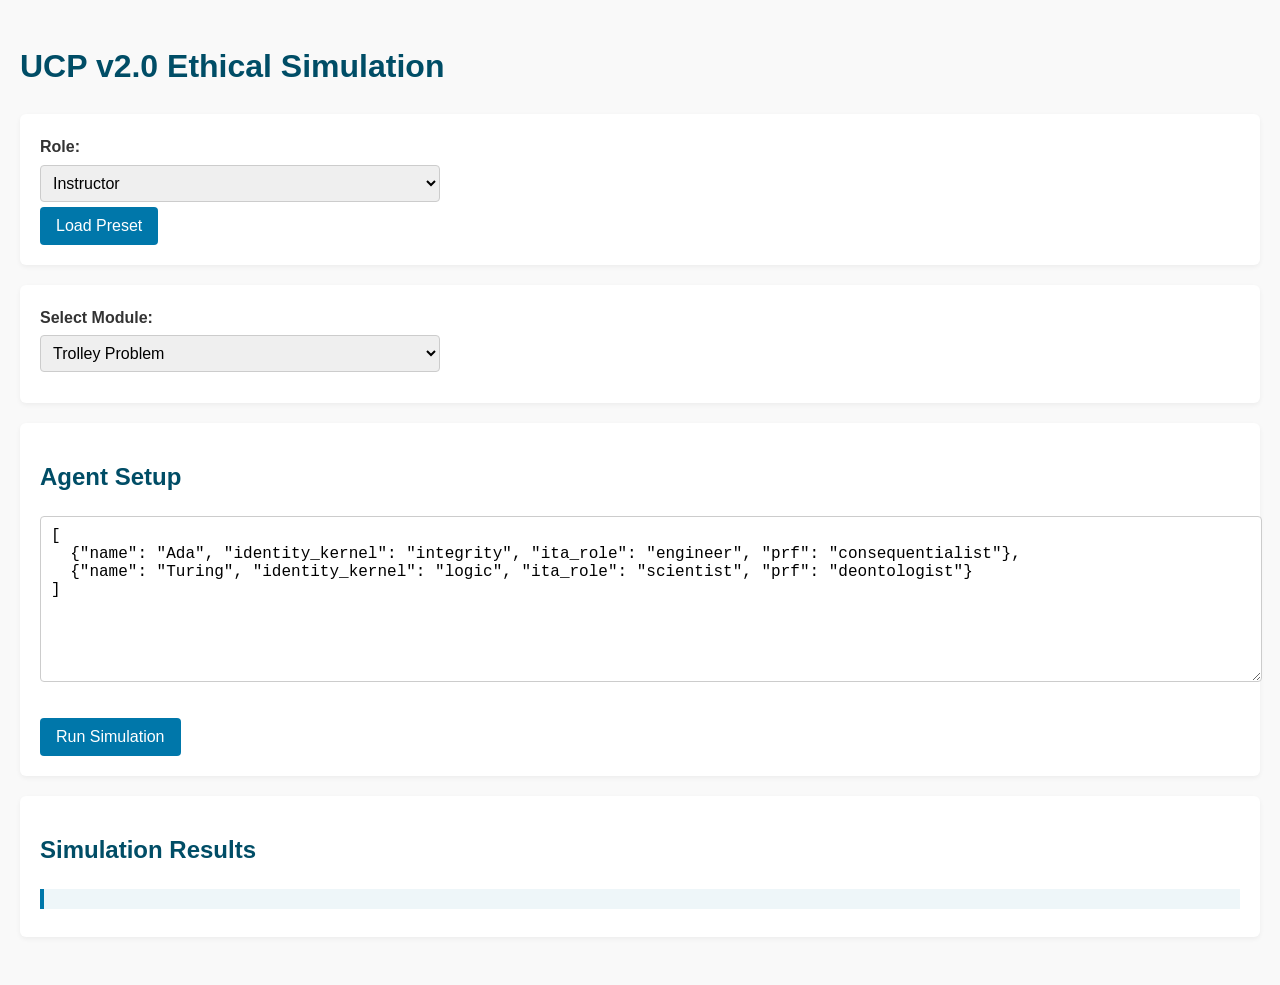
<file: templates/index.html>
<!DOCTYPE html>
<html lang="en">
<head>
  <meta charset="UTF-8">
  <meta name="viewport" content="width=device-width, initial-scale=1.0">
  <title>UCP Ethical Simulation</title>
  <link rel="stylesheet" href="/static/style.css">
</head>
<body>
  <h1>UCP v2.0 Ethical Simulation</h1>
  <section>
    <label for="roleSelect">Role:</label>
    <select id="roleSelect">
      <option value="Instructor">Instructor</option>
      <option value="Researcher">Researcher</option>
      <option value="Practitioner">Practitioner</option>
    </select>
    <button id="loadPresetBtn">Load Preset</button>
  </section>
  <section>
    <label for="moduleSelect">Select Module:</label>
    <select id="moduleSelect">
      <option value="Ethical Dilemma: Trolley Problem">Trolley Problem</option>
      <option value="Whistleblower Simulation">Whistleblower</option>
      <option value="Paradigm Shift and PRF Drift">PRF Shift</option>
    </select>
    <p id="moduleDescription"></p>
  </section>
  <section>
    <h2>Agent Setup</h2>
    <textarea id="agentInput" rows="8" cols="60">
[
  {"name": "Ada", "identity_kernel": "integrity", "ita_role": "engineer", "prf": "consequentialist"},
  {"name": "Turing", "identity_kernel": "logic", "ita_role": "scientist", "prf": "deontologist"}
]
    </textarea><br>
    <button id="simulateBtn">Run Simulation</button>
  </section>
  <section>
    <h2>Simulation Results</h2>
    <pre id="output"></pre>
  </section>
  <script src="/static/app.js"></script>
</body>
</html>
</file>
<file: static/style.css>
body {
  font-family: Arial, sans-serif;
  line-height: 1.6;
  background: #f9f9f9;
  margin: 0;
  padding: 20px;
  color: #333;
}

h1, h2 {
  color: #004d66;
}

section {
  background: #fff;
  border-radius: 6px;
  padding: 15px 20px;
  margin-bottom: 20px;
  box-shadow: 0 2px 5px rgba(0,0,0,0.05);
}

label, select, textarea, button {
  font-size: 1rem;
  margin: 5px 0;
  display: block;
}

textarea {
  width: 100%;
  font-family: monospace;
  padding: 10px;
  border: 1px solid #ccc;
  border-radius: 4px;
}

button {
  background-color: #0077aa;
  color: white;
  border: none;
  padding: 10px 16px;
  border-radius: 4px;
  cursor: pointer;
  transition: background-color 0.3s;
}

button:hover {
  background-color: #005f88;
}

pre {
  background: #eef6f9;
  padding: 10px;
  border-left: 4px solid #0077aa;
  overflow-x: auto;
  white-space: pre-wrap;
}

:focus {
  outline: 3px dashed #005f88;
  outline-offset: 2px;
}

label {
  font-weight: bold;
}

#moduleSelect, #roleSelect {
  width: 100%;
  max-width: 400px;
  padding: 8px;
  border-radius: 4px;
  border: 1px solid #ccc;
}
</file>
